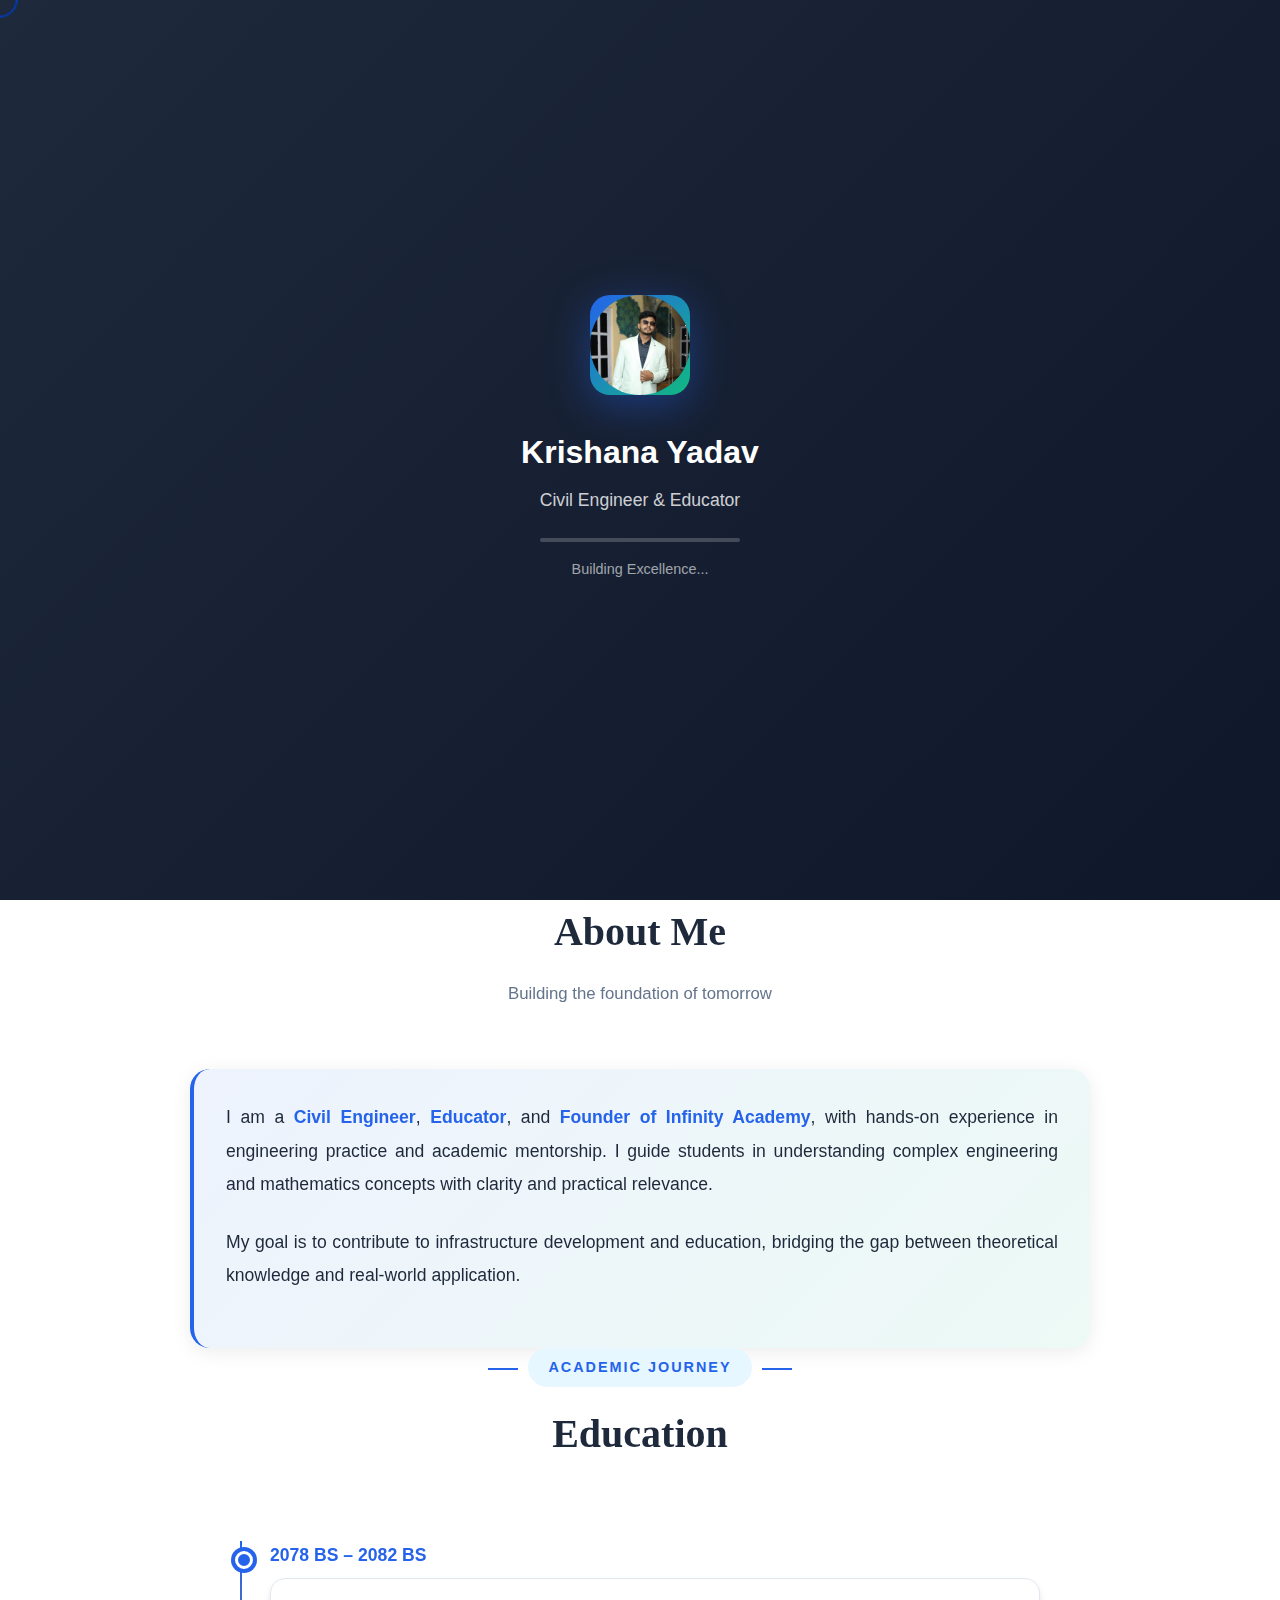
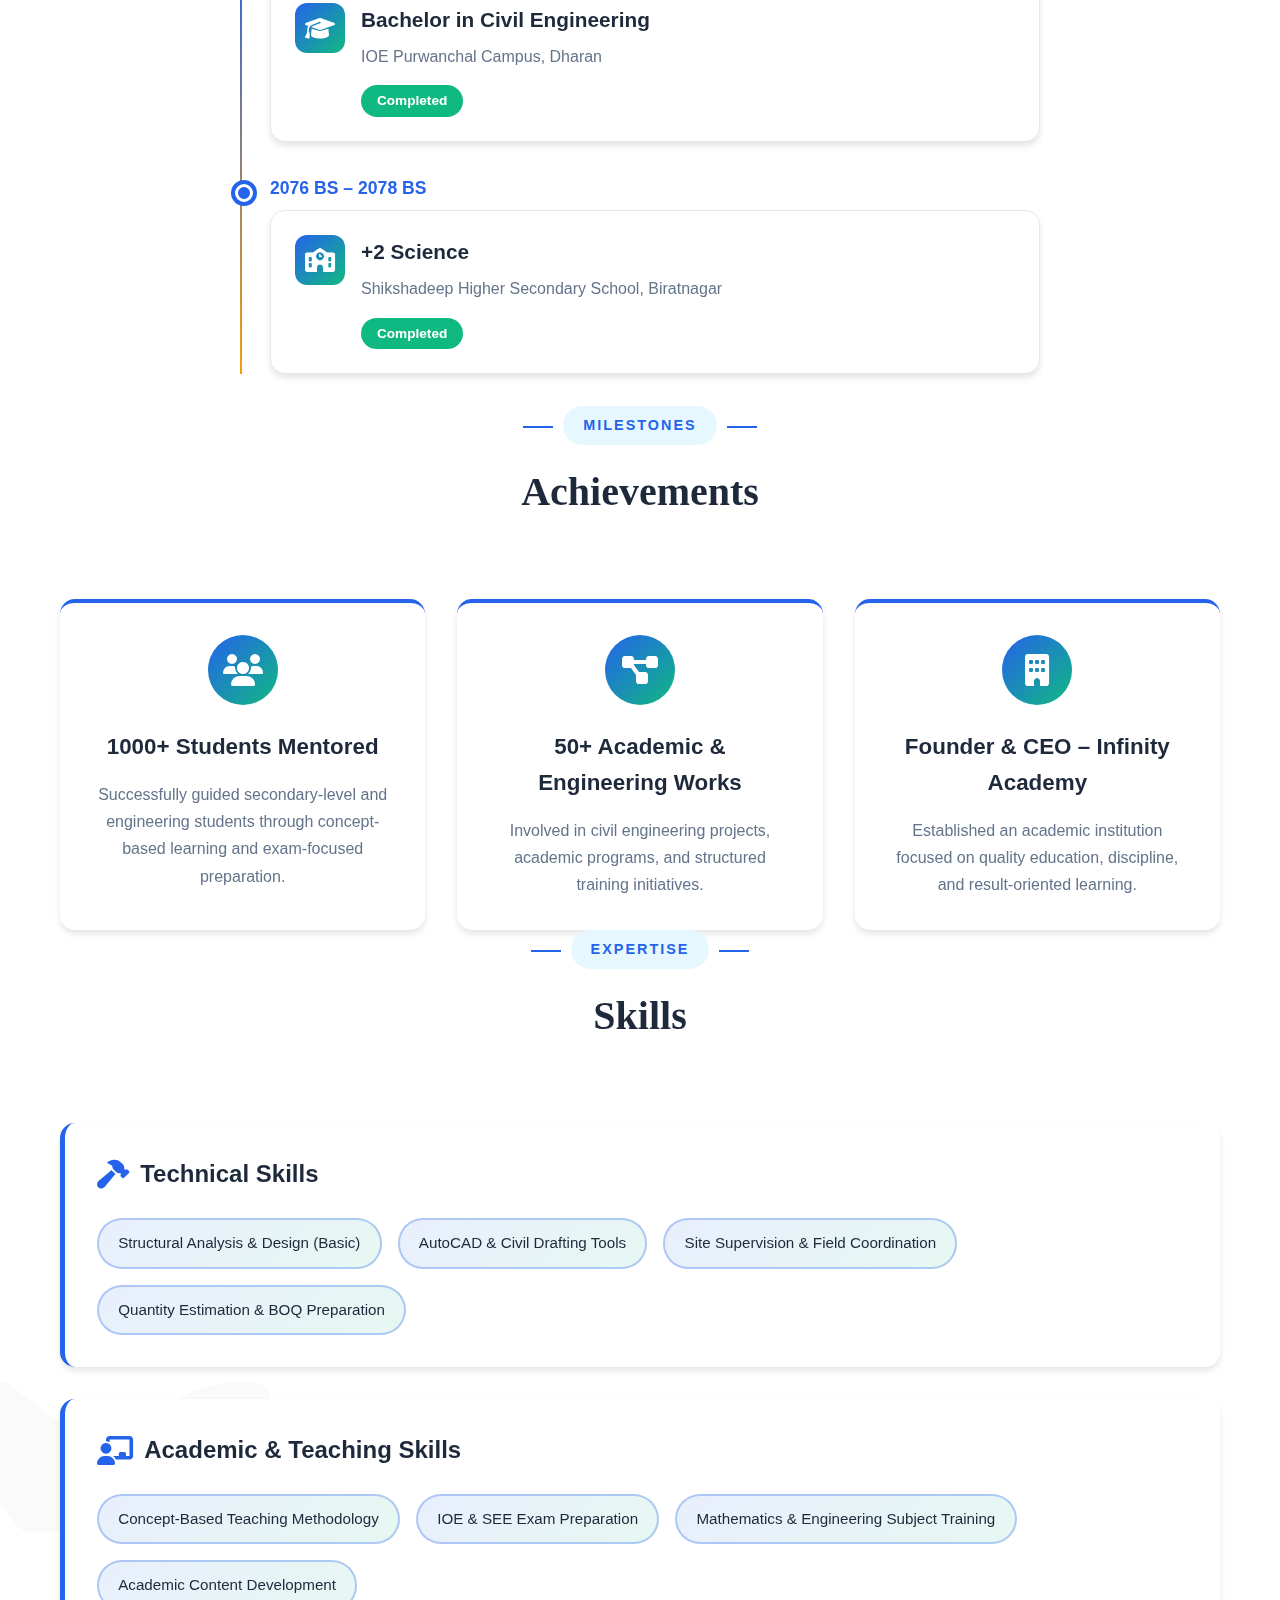
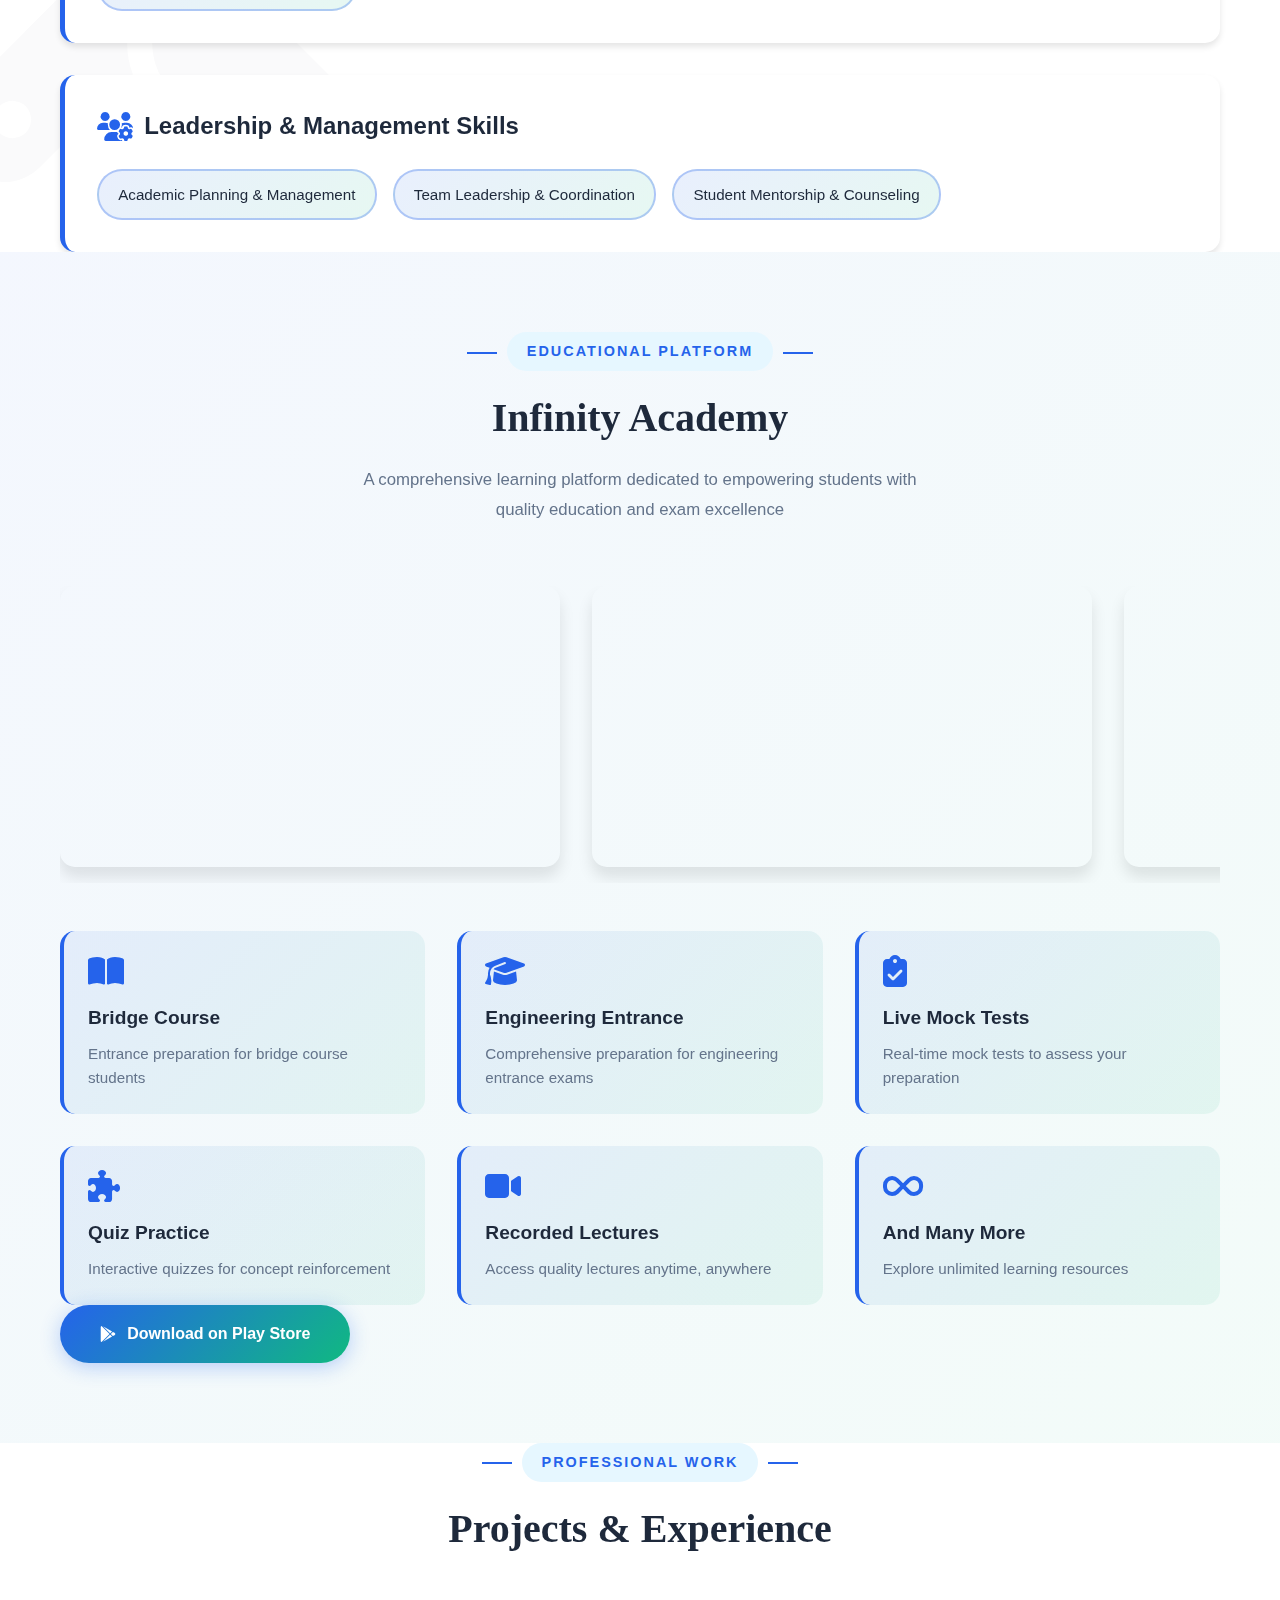
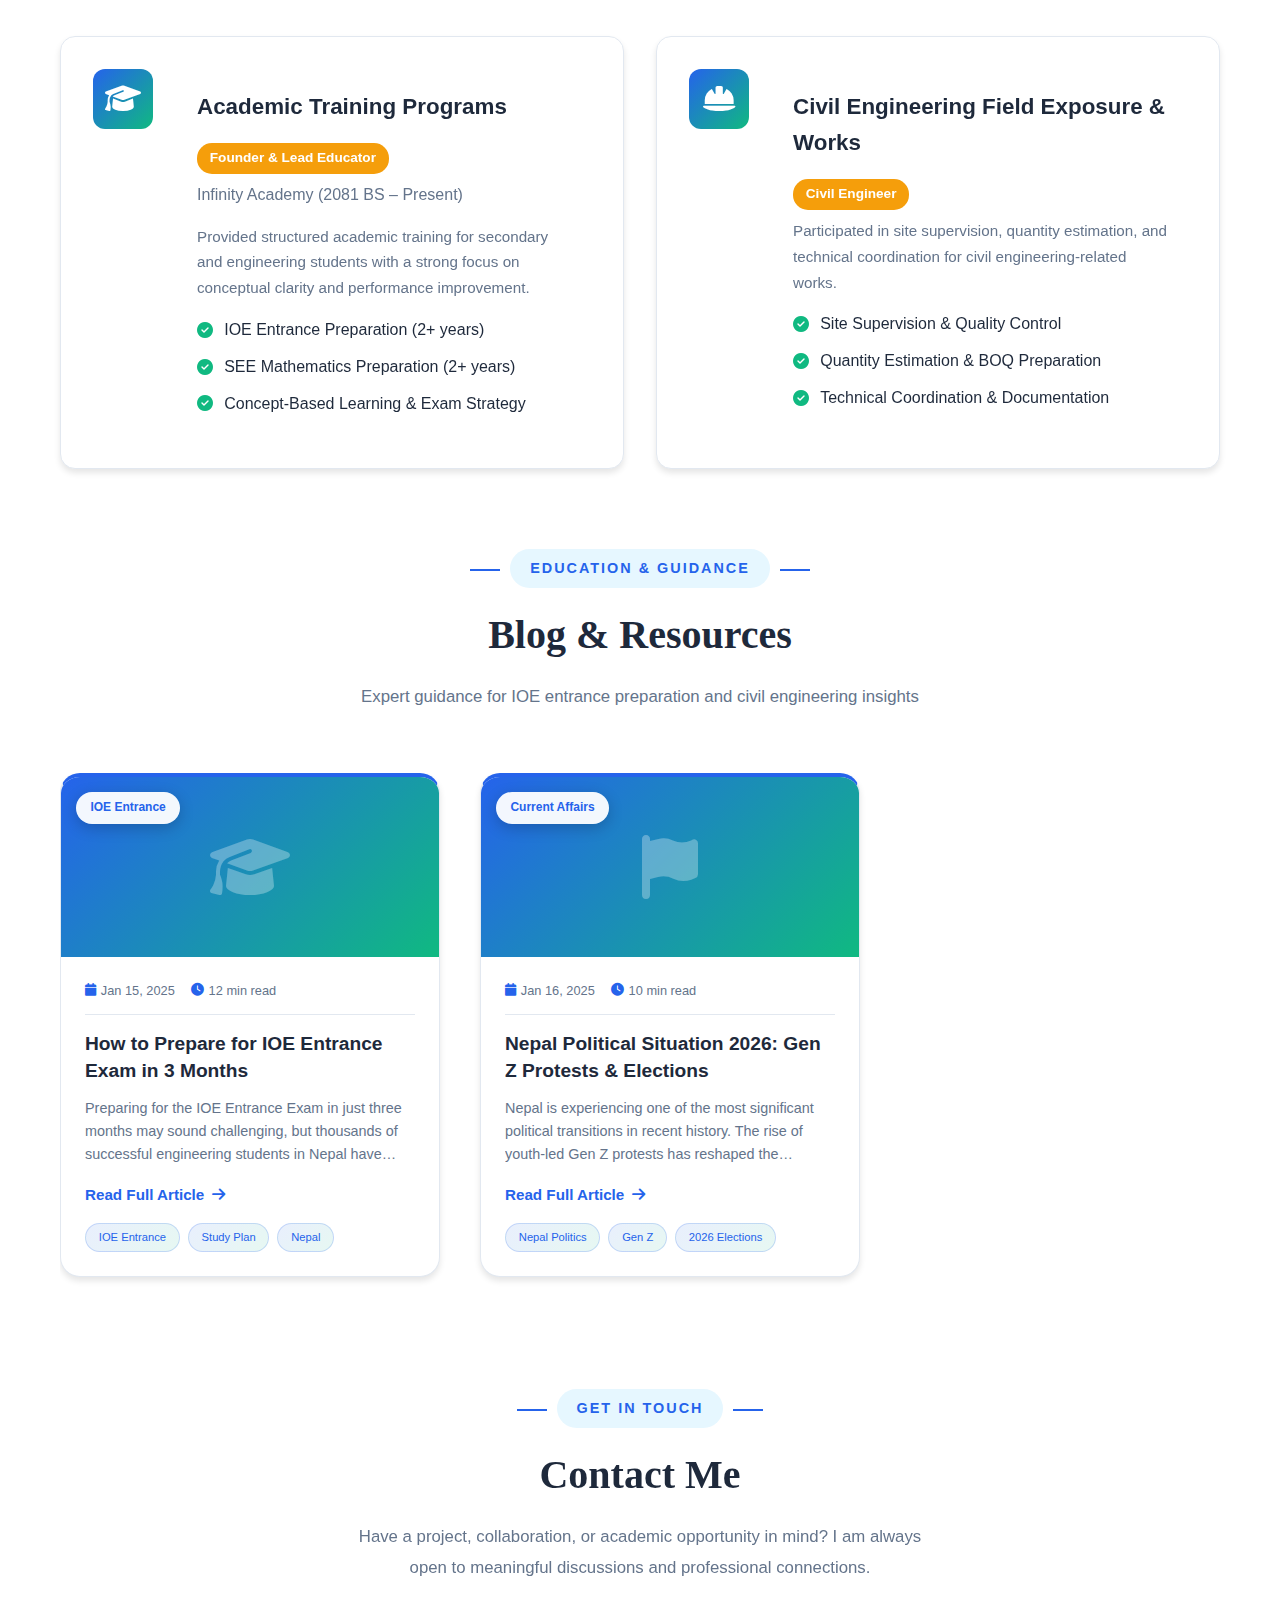
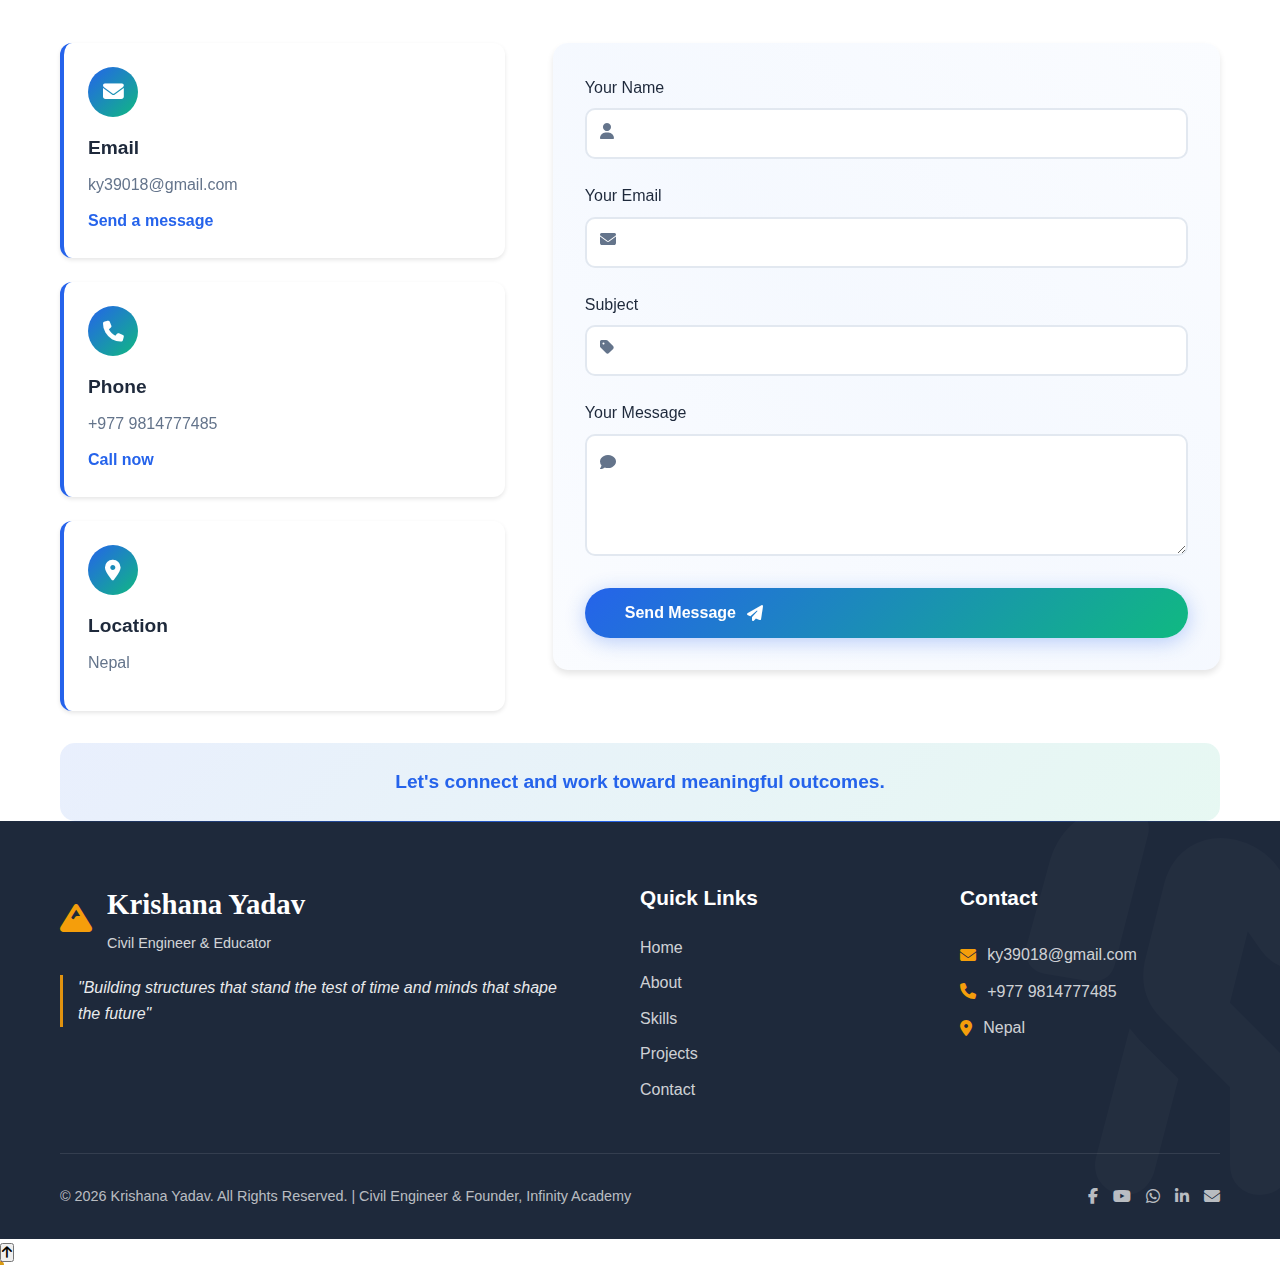
<file: index.html>
<!DOCTYPE html>
<html lang="en">
<head>
    <meta charset="UTF-8">
    <meta name="viewport" content="width=device-width, initial-scale=1.0">
    <meta name="google-site-verification" content="vf-xJJOyKTQ3QrqTPuGw5Vkza9FZ45-N1Sjt-F6zuoI" />
    <title>Krishana Yadav | Civil Engineer, Educator & Founder of Infinity Academy Nepal</title>
    <meta name="description" content="Krishana Yadav - Civil Engineer, Educator, and Founder of Infinity Academy. Expert in IOE entrance preparation, civil engineering education, and academic mentoring in Nepal.">
    <meta name="keywords" content="Krishana Yadav, Civil Engineer Nepal, Infinity Academy, IOE Entrance Preparation, Engineering Education Nepal, Civil Engineering Educator">
    <meta name="author" content="Krishana Kumar Yadav">
    <link rel="canonical" href="https://yourdomain.com/">
    
    <!-- Favicon -->
    <link rel="icon" type="image/png" href="assets/krishana.png">
    
    <!-- Google Fonts -->
    <link rel="preconnect" href="https://fonts.googleapis.com">
    <link rel="preconnect" href="https://fonts.gstatic.com" crossorigin>
    <link href="https://fonts.googleapis.com/css2?family=Inter:wght@300;400;500;600;700;800&family=Poppins:wght@400;500;600;700;800&display=swap" rel="stylesheet">
    
    <!-- Font Awesome -->
    <link rel="stylesheet" href="https://cdnjs.cloudflare.com/ajax/libs/font-awesome/6.4.0/css/all.min.css">
    
    <!-- Custom CSS -->
    <link rel="stylesheet" href="styles.css">
</head>
<body>
    <!-- Loading Screen -->
    <div class="loading-screen" id="loadingScreen">
        <div class="loader">
            <div class="loader-icon">
                <img src="assets/krishana.png" alt="Krishana Yadav Civil Engineer Nepal">
            </div>
            <div class="loader-text">
                <h2>Krishana Yadav</h2>
                <p>Civil Engineer & Educator</p>
                <div class="loader-progress">
                    <div class="progress-bar"></div>
                </div>
                <p class="loader-subtext">Building Excellence...</p>
            </div>
        </div>
    </div>

    <!-- Navigation -->
    <nav class="navbar" id="navbar">
        <div class="nav-container">
            <div class="nav-logo">
                <div class="logo-icon">
                    <i class="fas fa-mountain"></i>
                </div>
                <div class="logo-text">
                    <span class="logo-name">Krishana Yadav</span>
                    <span class="logo-title">Civil Engineer</span>
                </div>
            </div>
            <div class="nav-menu" id="navMenu">
                <a href="#home" class="nav-link active">Home</a>
                <a href="#about" class="nav-link">About</a>
                <a href="#skills" class="nav-link">Skills</a>
                <a href="#infinity-academy" class="nav-link">Infinity Academy</a>
                <a href="#projects" class="nav-link">Projects</a>
                <a href="#blog" class="nav-link">Blog</a>
                <a href="#contact" class="nav-link">Contact</a>
            </div>
            <div class="nav-controls">
                <button class="theme-toggle" id="themeToggle" aria-label="Toggle theme">
                    <i class="fas fa-sun sun-icon"></i>
                    <i class="fas fa-moon moon-icon"></i>
                </button>
                <button class="nav-toggle" id="navToggle" aria-label="Toggle navigation">
                    <span></span>
                    <span></span>
                    <span></span>
                </button>
            </div>
        </div>
    </nav>

    <!-- Particle Background -->
    <div class="particle-container" id="particleContainer"></div>

    <!-- Hero Section -->
    <section class="hero" id="home">
        <div class="hero-background">
            <div class="hero-image-bg"></div>
            <div class="floating-shapes">
                <div class="shape shape-1"></div>
                <div class="shape shape-2"></div>
                <div class="shape shape-3"></div>
                <div class="shape shape-4"></div>
            </div>
        </div>
        <div class="container hero-wrapper">
            <div class="hero-content-main">
                <!-- Profile Photo -->
                <div class="profile-photo-container">
                    <img src="assets/krishana.png" alt="Krishana Yadav - Civil Engineer and Founder of Infinity Academy Nepal" class="profile-photo">
                    <div class="photo-glow"></div>
                </div>
                
                <div class="comfort-badge">
                    <i class="fas fa-award"></i>
                    <span>Founder & CEO</span>
                </div>
                
                <h1 class="hero-title">
                    <span class="title-line">Krishana Yadav</span>
                    <span class="title-sub">Civil Engineer | Educator | Founder of Infinity Academy</span>
                </h1>
                
                <p class="hero-description">
                    I specialize in civil engineering practice and academic mentoring, with a strong focus on
                    practical learning, exam excellence, and building future-ready engineers in Nepal.
                </p>
                
                <div class="hero-cta">
                    <a href="#projects" class="btn btn-primary">
                        <i class="fas fa-briefcase"></i>
                        <span>View Projects</span>
                    </a>
                    <a href="#contact" class="btn btn-secondary">
                        <i class="fas fa-envelope"></i>
                        <span>Contact Me</span>
                    </a>
                </div>
                
                <!-- Social Links -->
                <div class="social-links">
                    <a href="https://www.facebook.com/share/1D5mxkLbPc/" target="_blank" class="social-link" aria-label="Facebook">
                        <i class="fab fa-facebook-f"></i>
                    </a>
                    <a href="https://www.youtube.com/@infinityacademy67" target="_blank" class="social-link" aria-label="YouTube">
                        <i class="fab fa-youtube"></i>
                    </a>
                    <a href="https://api.whatsapp.com/send/?text=https%3A%2F%2Fwww.facebook.com%2Fshare%2Fr%2F17sLjURW29%2F&type=custom_url&app_absent=0" target="_blank" class="social-link" aria-label="WhatsApp">
                        <i class="fab fa-whatsapp"></i>
                    </a>
                    <a href="https://www.linkedin.com/in/krishana-yadav-4a938b341" target="_blank" class="social-link" aria-label="LinkedIn">
                        <i class="fab fa-linkedin-in"></i>
                    </a>
                    <a href="mailto:ky39018@gmail.com" class="social-link" aria-label="Email">
                        <i class="fas fa-envelope"></i>
                    </a>
                </div>
            </div>
        </div>
    </section>

    <!-- About Section -->
    <section class="about" id="about">
        <div class="container">
            <div class="section-header">
                <h2 class="section-title">About Me</h2>
                <p class="section-description">Building the foundation of tomorrow</p>
            </div>
            
            <div class="about-content">
                <p class="about-text">
                    I am a <strong>Civil Engineer</strong>, <strong>Educator</strong>, and <strong>Founder of Infinity Academy</strong>, with hands-on experience in engineering practice and academic mentorship. I guide students in understanding complex engineering and mathematics concepts with clarity and practical relevance.
                </p>
                
                <p class="about-text about-text-extra">
                    My goal is to contribute to infrastructure development and education, bridging the gap between theoretical knowledge and real-world application.
                </p>
                
                <button class="read-more-btn" id="readMoreBtn">See more</button>
            </div>
        </div>
    </section>

    <!-- Education Section -->
    <section class="education" id="education">
        <div class="container">
            <div class="section-header">
                <span class="section-subtitle">Academic Journey</span>
                <h2 class="section-title">Education</h2>
            </div>
            <div class="education-timeline">
                <div class="education-item">
                    <div class="education-year">2078 BS – 2082 BS</div>
                    <div class="education-card">
                        <div class="education-icon">
                            <i class="fas fa-graduation-cap"></i>
                        </div>
                        <div class="education-content">
                            <h3>Bachelor in Civil Engineering</h3>
                            <h4>IOE Purwanchal Campus, Dharan</h4>
                            <div class="education-badge">Completed</div>
                        </div>
                    </div>
                </div>

                <div class="education-item">
                    <div class="education-year">2076 BS – 2078 BS</div>
                    <div class="education-card">
                        <div class="education-icon">
                            <i class="fas fa-school"></i>
                        </div>
                        <div class="education-content">
                            <h3>+2 Science</h3>
                            <h4>Shikshadeep Higher Secondary School, Biratnagar</h4>
                            <div class="education-badge">Completed</div>
                        </div>
                    </div>
                </div>
            </div>
        </div>
    </section>

    <!-- Achievements Section -->
    <section class="achievements" id="achievements">
        <div class="container">
            <div class="section-header">
                <span class="section-subtitle">Milestones</span>
                <h2 class="section-title">Achievements</h2>
            </div>
            <div class="achievements-grid">
                <div class="achievement-card">
                    <div class="achievement-icon">
                        <i class="fas fa-users"></i>
                    </div>
                    <h3>1000+ Students Mentored</h3>
                    <p>Successfully guided secondary-level and engineering students through concept-based learning and
                    exam-focused preparation.</p>
                </div>

                <div class="achievement-card">
                    <div class="achievement-icon">
                        <i class="fas fa-project-diagram"></i>
                    </div>
                    <h3>50+ Academic & Engineering Works</h3>
                    <p>Involved in civil engineering projects, academic programs, and structured training initiatives.</p>
                </div>

                <div class="achievement-card">
                    <div class="achievement-icon">
                        <i class="fas fa-building"></i>
                    </div>
                    <h3>Founder & CEO – Infinity Academy</h3>
                    <p>Established an academic institution focused on quality education, discipline, and result-oriented
                    learning.</p>
                </div>
            </div>
        </div>
    </section>

    <!-- Skills Section -->
    <section class="skills" id="skills">
        <div class="container">
            <div class="section-header">
                <span class="section-subtitle">Expertise</span>
                <h2 class="section-title">Skills</h2>
            </div>
            
            <div class="skills-container">
                <div class="skill-category">
                    <h3><i class="fas fa-hammer"></i> Technical Skills</h3>
                    <div class="skill-items">
                        <div class="skill-tag">Structural Analysis & Design (Basic)</div>
                        <div class="skill-tag">AutoCAD & Civil Drafting Tools</div>
                        <div class="skill-tag">Site Supervision & Field Coordination</div>
                        <div class="skill-tag">Quantity Estimation & BOQ Preparation</div>
                    </div>
                </div>
                
                <div class="skill-category">
                    <h3><i class="fas fa-chalkboard-teacher"></i> Academic & Teaching Skills</h3>
                    <div class="skill-items">
                        <div class="skill-tag">Concept-Based Teaching Methodology</div>
                        <div class="skill-tag">IOE & SEE Exam Preparation</div>
                        <div class="skill-tag">Mathematics & Engineering Subject Training</div>
                        <div class="skill-tag">Academic Content Development</div>
                    </div>
                </div>
                
                <div class="skill-category">
                    <h3><i class="fas fa-users-cog"></i> Leadership & Management Skills</h3>
                    <div class="skill-items">
                        <div class="skill-tag">Academic Planning & Management</div>
                        <div class="skill-tag">Team Leadership & Coordination</div>
                        <div class="skill-tag">Student Mentorship & Counseling</div>
                    </div>
                </div>
            </div>
        </div>
    </section>

    <!-- Infinity Academy Section -->
    <section class="infinity-academy" id="infinity-academy">
        <div class="container">
            <div class="section-header">
                <span class="section-subtitle">Educational Platform</span>
                <h2 class="section-title">Infinity Academy</h2>
                <p class="section-description">
                    A comprehensive learning platform dedicated to empowering students with quality education and exam excellence
                </p>
            </div>
            
            <div class="academy-content">
                <div class="academy-playlists">
                    <div class="playlist-item">
                        <div class="video-wrapper">
                            <iframe 
                                src="https://www.youtube.com/embed/videoseries?list=PLUEov0RqWLTysCTF7k_6kXUs_1s8kYSN-" 
                                title="Infinity Academy Playlist 1" 
                                frameborder="0" 
                                allow="accelerometer; autoplay; clipboard-write; encrypted-media; gyroscope; picture-in-picture" 
                                allowfullscreen>
                            </iframe>
                        </div>
                    </div>
                    <div class="playlist-item">
                        <div class="video-wrapper">
                            <iframe 
                                src="https://www.youtube.com/embed/videoseries?list=PLUEov0RqWLTyApaBcQMGBqZmkHOc0AI0E" 
                                title="Infinity Academy Playlist 2" 
                                frameborder="0" 
                                allow="accelerometer; autoplay; clipboard-write; encrypted-media; gyroscope; picture-in-picture" 
                                allowfullscreen>
                            </iframe>
                        </div>
                    </div>
                    <div class="playlist-item">
                        <div class="video-wrapper">
                            <iframe 
                                src="https://www.youtube.com/embed/videoseries?list=PLUEov0RqWLTzbUGsea3WkNUS87KnUFv7n" 
                                title="Infinity Academy Playlist 3" 
                                frameborder="0" 
                                allow="accelerometer; autoplay; clipboard-write; encrypted-media; gyroscope; picture-in-picture" 
                                allowfullscreen>
                            </iframe>
                        </div>
                    </div>
                    <div class="playlist-item">
                        <div class="video-wrapper">
                            <iframe 
                                src="https://www.youtube.com/embed/videoseries?list=PLUEov0RqWLTzLQCxkz8FEUyWZOyKdHCvj" 
                                title="Infinity Academy Playlist 4" 
                                frameborder="0" 
                                allow="accelerometer; autoplay; clipboard-write; encrypted-media; gyroscope; picture-in-picture" 
                                allowfullscreen>
                            </iframe>
                        </div>
                    </div>
                </div>
                
                <div class="features-grid-full">
                    <div class="feature-item">
                        <i class="fas fa-book-open"></i>
                        <h4>Bridge Course</h4>
                        <p>Entrance preparation for bridge course students</p>
                    </div>
                    <div class="feature-item">
                        <i class="fas fa-graduation-cap"></i>
                        <h4>Engineering Entrance</h4>
                        <p>Comprehensive preparation for engineering entrance exams</p>
                    </div>
                    <div class="feature-item">
                        <i class="fas fa-clipboard-check"></i>
                        <h4>Live Mock Tests</h4>
                        <p>Real-time mock tests to assess your preparation</p>
                    </div>
                    <div class="feature-item">
                        <i class="fas fa-puzzle-piece"></i>
                        <h4>Quiz Practice</h4>
                        <p>Interactive quizzes for concept reinforcement</p>
                    </div>
                    <div class="feature-item">
                        <i class="fas fa-video"></i>
                        <h4>Recorded Lectures</h4>
                        <p>Access quality lectures anytime, anywhere</p>
                    </div>
                    <div class="feature-item">
                        <i class="fas fa-infinity"></i>
                        <h4>And Many More</h4>
                        <p>Explore unlimited learning resources</p>
                    </div>
                </div>
            </div>
            
            <div class="academy-cta">
                <a href="https://play.google.com/store/apps/details?id=com.infinityacademy.app&hl=en" target="_blank" class="btn btn-primary btn-playstore">
                    <i class="fab fa-google-play"></i>
                    <span>Download on Play Store</span>
                </a>
            </div>
        </div>
    </section>

    <!-- Projects / Experience Section -->
    <section class="projects" id="projects">
        <div class="container">
            <div class="section-header">
                <span class="section-subtitle">Professional Work</span>
                <h2 class="section-title">Projects & Experience</h2>
            </div>
            <div class="projects-grid">
                <div class="project-card">
                    <div class="project-icon">
                        <i class="fas fa-graduation-cap"></i>
                    </div>
                    <div class="project-content">
                        <div class="project-title">
                            <h3>Academic Training Programs</h3>
                            <span class="project-role">Founder & Lead Educator</span>
                        </div>
                        <h4>Infinity Academy (2081 BS – Present)</h4>
                        <p>Provided structured academic training for secondary and engineering students with a strong focus on
                        conceptual clarity and performance improvement.</p>
                        <div class="project-highlights">
                            <div class="highlight-item">
                                <i class="fas fa-check-circle"></i>
                                <span>IOE Entrance Preparation (2+ years)</span>
                            </div>
                            <div class="highlight-item">
                                <i class="fas fa-check-circle"></i>
                                <span>SEE Mathematics Preparation (2+ years)</span>
                            </div>
                            <div class="highlight-item">
                                <i class="fas fa-check-circle"></i>
                                <span>Concept-Based Learning & Exam Strategy</span>
                            </div>
                        </div>
                    </div>
                </div>

                <div class="project-card">
                    <div class="project-icon">
                        <i class="fas fa-hard-hat"></i>
                    </div>
                    <div class="project-content">
                        <div class="project-title">
                            <h3>Civil Engineering Field Exposure & Works</h3>
                            <span class="project-role">Civil Engineer</span>
                        </div>
                        <p>Participated in site supervision, quantity estimation, and technical coordination for civil engineering-related
                        works.</p>
                        <div class="project-highlights">
                            <div class="highlight-item">
                                <i class="fas fa-check-circle"></i>
                                <span>Site Supervision & Quality Control</span>
                            </div>
                            <div class="highlight-item">
                                <i class="fas fa-check-circle"></i>
                                <span>Quantity Estimation & BOQ Preparation</span>
                            </div>
                            <div class="highlight-item">
                                <i class="fas fa-check-circle"></i>
                                <span>Technical Coordination & Documentation</span>
                            </div>
                        </div>
                    </div>
                </div>
            </div>
        </div>
    </section>

    <!-- Blog Section -->
    <section class="blog" id="blog">
        <div class="container">
            <div class="section-header">
                <span class="section-subtitle">Education & Guidance</span>
                <h2 class="section-title">Blog & Resources</h2>
                <p class="section-description">Expert guidance for IOE entrance preparation and civil engineering insights</p>
            </div>
            <div class="blog-grid">
                <!-- Featured IOE Blog -->
                <article class="blog-card featured-post">
                    <div class="blog-image">
                        <div class="blog-category">IOE Entrance</div>
                        <i class="fas fa-graduation-cap blog-icon"></i>
                    </div>
                    <div class="blog-content">
                        <div class="blog-meta">
                            <span><i class="fas fa-calendar"></i> Jan 15, 2025</span>
                            <span><i class="fas fa-clock"></i> 12 min read</span>
                        </div>
                        <h3>How to Prepare for IOE Entrance Exam in 3 Months</h3>
                        <p class="blog-excerpt">Preparing for the IOE Entrance Exam in just three months may sound challenging, but thousands of successful engineering students in Nepal have achieved it with the right strategy.</p>
                        
                        <a href="blog-ioe-entrance.html" class="read-more-link">
                            <span>Read Full Article</span>
                            <i class="fas fa-arrow-right"></i>
                        </a>

                        <div class="blog-tags">
                            <span class="tag">IOE Entrance</span>
                            <span class="tag">Study Plan</span>
                            <span class="tag">Nepal</span>
                        </div>
                    </div>
                </article>

                <!-- Nepal Political Situation Blog -->
                <article class="blog-card featured-post">
                    <div class="blog-image">
                        <div class="blog-category">Current Affairs</div>
                        <i class="fas fa-flag blog-icon"></i>
                    </div>
                    <div class="blog-content">
                        <div class="blog-meta">
                            <span><i class="fas fa-calendar"></i> Jan 16, 2025</span>
                            <span><i class="fas fa-clock"></i> 10 min read</span>
                        </div>
                        <h3>Nepal Political Situation 2026: Gen Z Protests & Elections</h3>
                        <p class="blog-excerpt">Nepal is experiencing one of the most significant political transitions in recent history. The rise of youth-led Gen Z protests has reshaped the country's political landscape.</p>
                        
                        <a href="blog-nepal-politics.html" class="read-more-link">
                            <span>Read Full Article</span>
                            <i class="fas fa-arrow-right"></i>
                        </a>

                        <div class="blog-tags">
                            <span class="tag">Nepal Politics</span>
                            <span class="tag">Gen Z</span>
                            <span class="tag">2026 Elections</span>
                        </div>
                    </div>
                </article>
            </div>
        </div>
    </section>

    <!-- Contact Section -->
    <section class="contact" id="contact">
        <div class="container">
            <div class="section-header">
                <span class="section-subtitle">Get in Touch</span>
                <h2 class="section-title">Contact Me</h2>
                <p class="section-description">
                    Have a project, collaboration, or academic opportunity in mind? I am always open to meaningful
                    discussions and professional connections.
                </p>
            </div>
            <div class="contact-wrapper">
                <div class="contact-info">
                    <div class="info-card">
                        <div class="info-icon">
                            <i class="fas fa-envelope"></i>
                        </div>
                        <h3>Email</h3>
                        <p>ky39018@gmail.com</p>
                        <a href="mailto:ky39018@gmail.com" class="info-link">Send a message</a>
                    </div>
                    <div class="info-card">
                        <div class="info-icon">
                            <i class="fas fa-phone"></i>
                        </div>
                        <h3>Phone</h3>
                        <p>+977 9814777485</p>
                        <a href="tel:+9779814777485" class="info-link">Call now</a>
                    </div>
                    <div class="info-card">
                        <div class="info-icon">
                            <i class="fas fa-map-marker-alt"></i>
                        </div>
                        <h3>Location</h3>
                        <p>Nepal</p>
                    </div>
                </div>
                <div class="contact-form-wrapper">
                    <form class="contact-form" id="contactForm">
                        <div class="form-group">
                            <label for="name">Your Name</label>
                            <input type="text" id="name" name="name" required>
                            <span class="form-icon"><i class="fas fa-user"></i></span>
                        </div>
                        <div class="form-group">
                            <label for="email">Your Email</label>
                            <input type="email" id="email" name="email" required>
                            <span class="form-icon"><i class="fas fa-envelope"></i></span>
                        </div>
                        <div class="form-group">
                            <label for="subject">Subject</label>
                            <input type="text" id="subject" name="subject" required>
                            <span class="form-icon"><i class="fas fa-tag"></i></span>
                        </div>
                        <div class="form-group">
                            <label for="message">Your Message</label>
                            <textarea id="message" name="message" rows="5" required></textarea>
                            <span class="form-icon"><i class="fas fa-comment"></i></span>
                        </div>
                        <button type="button" class="btn btn-primary btn-submit" onclick="submitForm()">
                            <span>Send Message</span>
                            <i class="fas fa-paper-plane"></i>
                        </button>
                    </form>
                    <div class="form-success" id="formSuccess">
                        <i class="fas fa-check-circle"></i>
                        <h3>Message Sent!</h3>
                        <p>Thank you for reaching out. I'll get back to you soon!</p>
                    </div>
                </div>
            </div>
            <div class="contact-cta">
                <p>Let's connect and work toward meaningful outcomes.</p>
            </div>
        </div>
    </section>

    <!-- Footer -->
    <footer class="footer">
        <div class="container">
            <div class="footer-content">
                <div class="footer-brand">
                    <div class="footer-logo">
                        <i class="fas fa-mountain"></i>
                        <div class="logo-text">
                            <h3>Krishana Yadav</h3>
                            <p>Civil Engineer & Educator</p>
                        </div>
                    </div>
                    <p class="footer-quote">"Building structures that stand the test of time and minds that shape the future"</p>
                </div>
                
                <div class="footer-links">
                    <h4>Quick Links</h4>
                    <ul>
                        <li><a href="#home">Home</a></li>
                        <li><a href="#about">About</a></li>
                        <li><a href="#skills">Skills</a></li>
                        <li><a href="#projects">Projects</a></li>
                        <li><a href="#contact">Contact</a></li>
                    </ul>
                </div>
                
                <div class="footer-contact">
                    <h4>Contact</h4>
                    <p><i class="fas fa-envelope"></i> ky39018@gmail.com</p>
                    <p><i class="fas fa-phone"></i> +977 9814777485</p>
                    <p><i class="fas fa-map-marker-alt"></i> Nepal</p>
                </div>
            </div>
            
            <div class="footer-bottom">
                <p>&copy; 2026 Krishana Yadav. All Rights Reserved. | Civil Engineer & Founder, Infinity Academy</p>
                <div class="footer-social">
                    <a href="https://www.facebook.com/share/1D5mxkLbPc/" target="_blank" aria-label="Facebook"><i class="fab fa-facebook-f"></i></a>
                    <a href="https://www.youtube.com/@infinityacademy67" target="_blank" aria-label="YouTube"><i class="fab fa-youtube"></i></a>
                    <a href="https://api.whatsapp.com/send/?text=https%3A%2F%2Fwww.facebook.com%2Fshare%2Fr%2F17sLjURW29%2F&type=custom_url&app_absent=0" target="_blank" aria-label="WhatsApp"><i class="fab fa-whatsapp"></i></a>
                    <a href="https://www.linkedin.com/in/krishana-yadav-4a938b341" target="_blank" aria-label="LinkedIn"><i class="fab fa-linkedin-in"></i></a>
                    <a href="mailto:ky39018@gmail.com" aria-label="Email"><i class="fas fa-envelope"></i></a>
                </div>
            </div>
        </div>
    </footer>

    <!-- Scroll to Top Button -->
    <button class="scroll-to-top" id="scrollToTop" aria-label="Scroll to top">
        <i class="fas fa-arrow-up"></i>
    </button>

    <!-- Custom JavaScript -->
    <script src="script.js"></script>
    
    <!-- Article Schema Markup for SEO -->
    <script type="application/ld+json">
    {
      "@context": "https://schema.org",
      "@type": "Person",
      "name": "Krishana Kumar Yadav",
      "jobTitle": "Civil Engineer & Educator",
      "description": "Civil Engineer, Educator, and Founder of Infinity Academy specializing in IOE entrance preparation and engineering education in Nepal",
      "url": "https://yourdomain.com",
      "image": "https://yourdomain.com/assets/krishana.png",
      "sameAs": [
        "https://www.facebook.com/share/1D5mxkLbPc/",
        "https://www.youtube.com/@infinityacademy67",
        "https://www.linkedin.com/in/krishana-yadav-4a938b341"
      ],
      "alumniOf": {
        "@type": "EducationalOrganization",
        "name": "IOE Purwanchal Campus, Dharan"
      },
      "worksFor": {
        "@type": "Organization",
        "name": "Infinity Academy"
      },
      "address": {
        "@type": "PostalAddress",
        "addressCountry": "Nepal"
      },
      "email": "ky39018@gmail.com",
      "telephone": "+977-9814777485"
    }
    </script>
    
    <!-- Organization Schema for Infinity Academy -->
    <script type="application/ld+json">
    {
      "@context": "https://schema.org",
      "@type": "EducationalOrganization",
      "name": "Infinity Academy",
      "description": "Leading educational platform for IOE entrance preparation and engineering education in Nepal",
      "founder": {
        "@type": "Person",
        "name": "Krishana Kumar Yadav"
      },
      "address": {
        "@type": "PostalAddress",
        "addressCountry": "Nepal"
      },
      "sameAs": [
        "https://www.youtube.com/@infinityacademy67",
        "https://www.facebook.com/share/1D5mxkLbPc/"
      ]
    }
    </script>
</body>
</html>
</file>
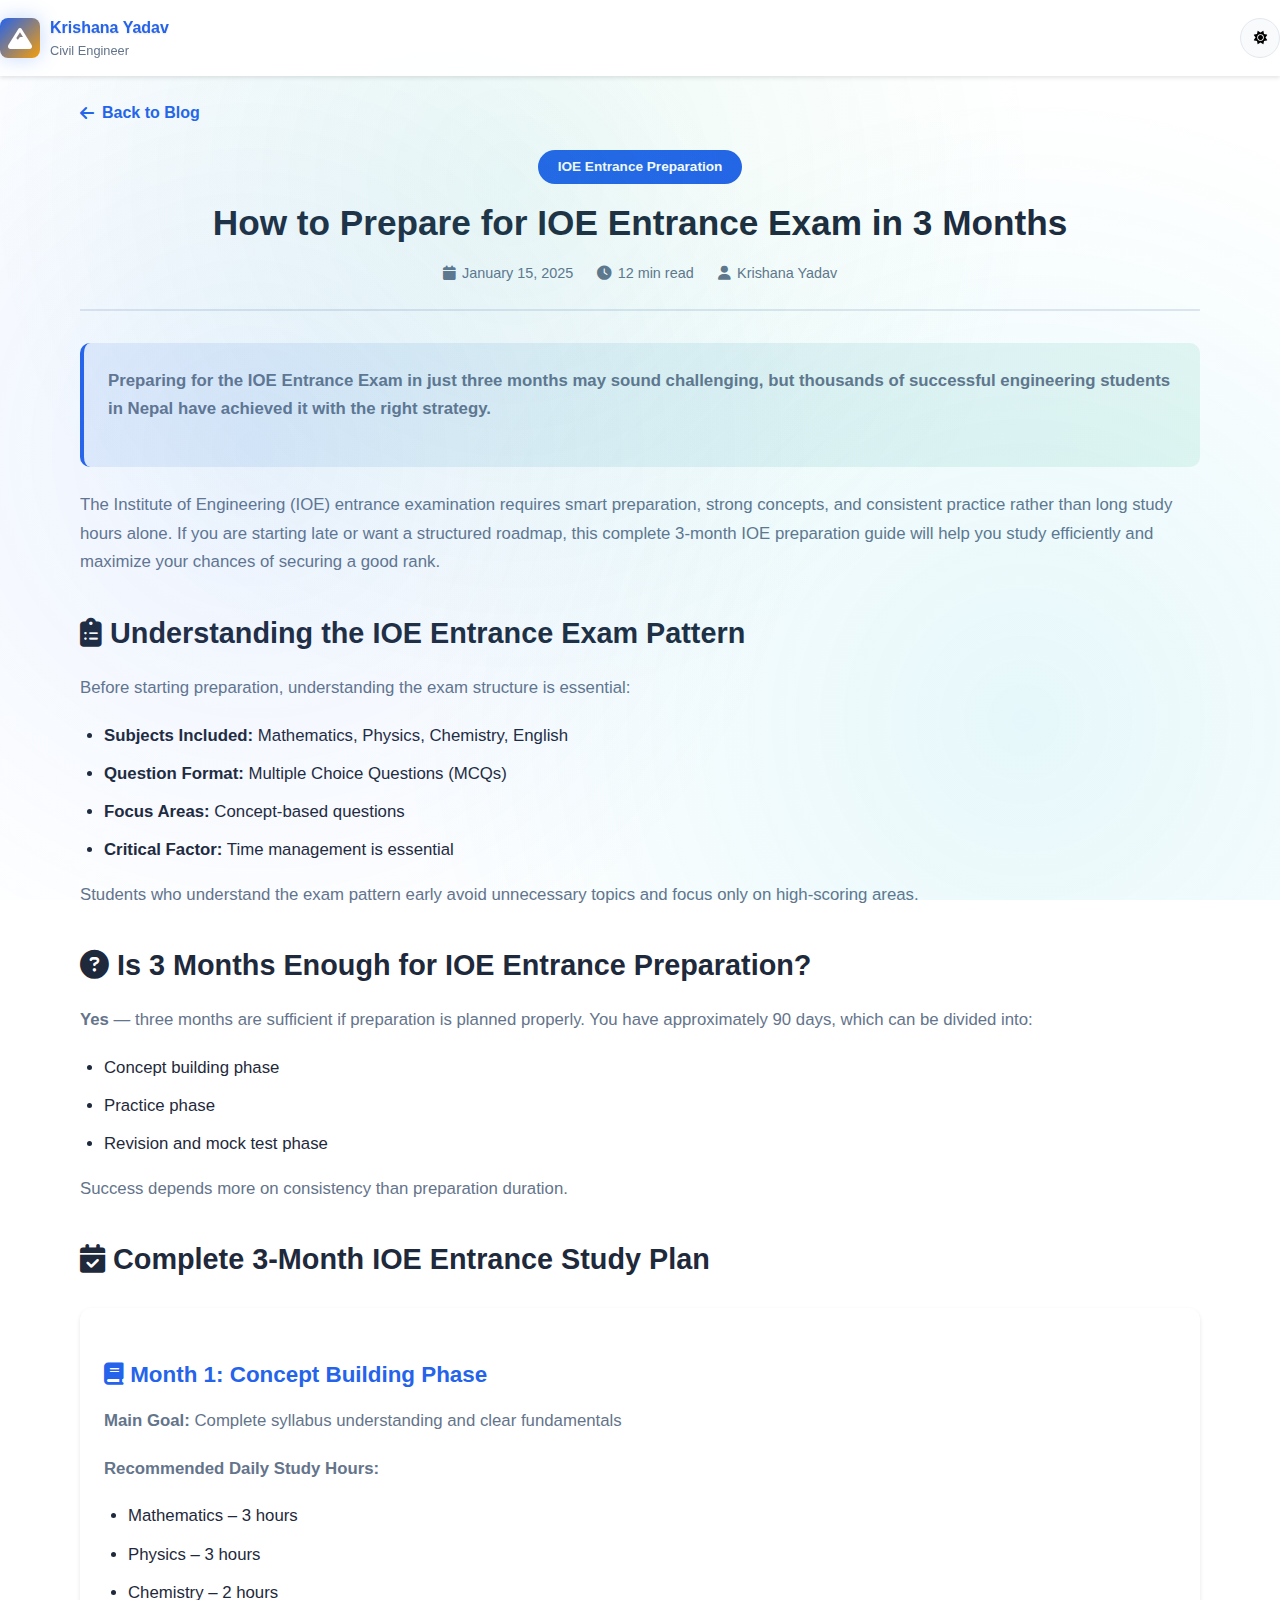
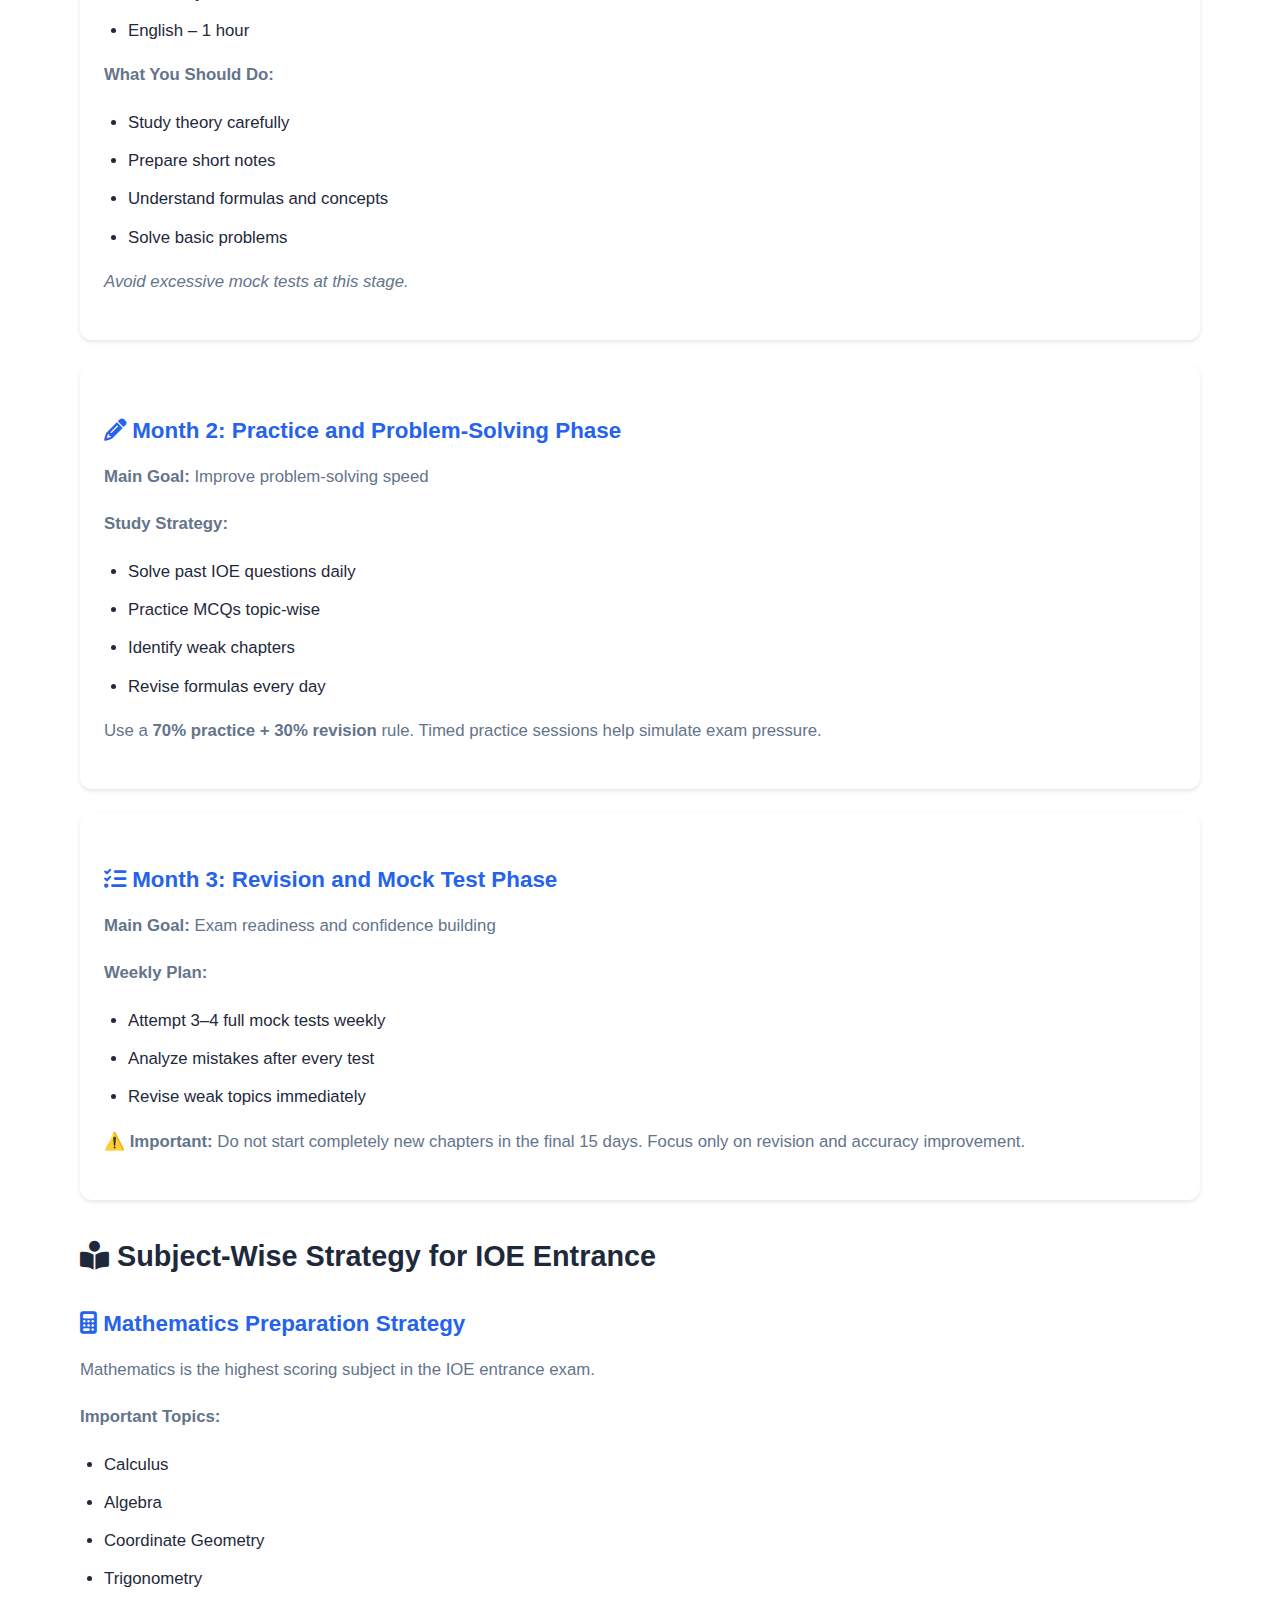
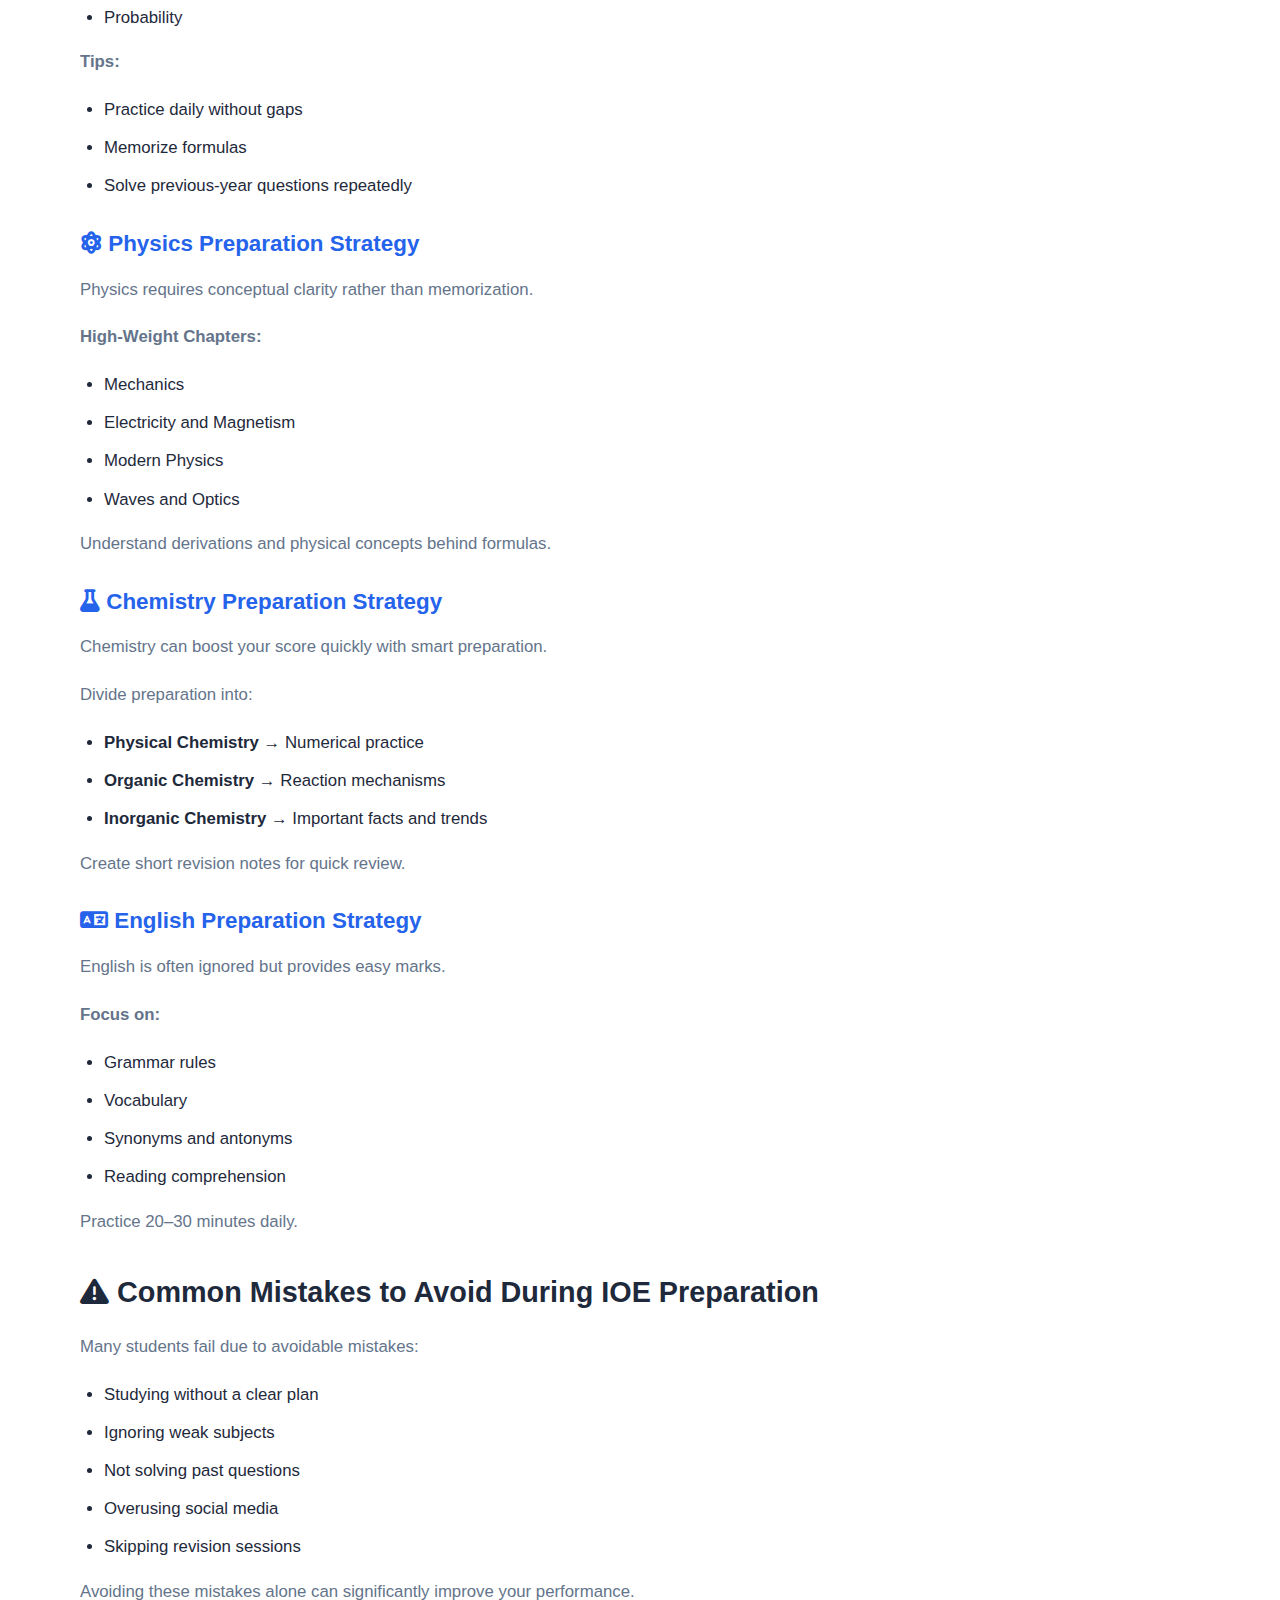
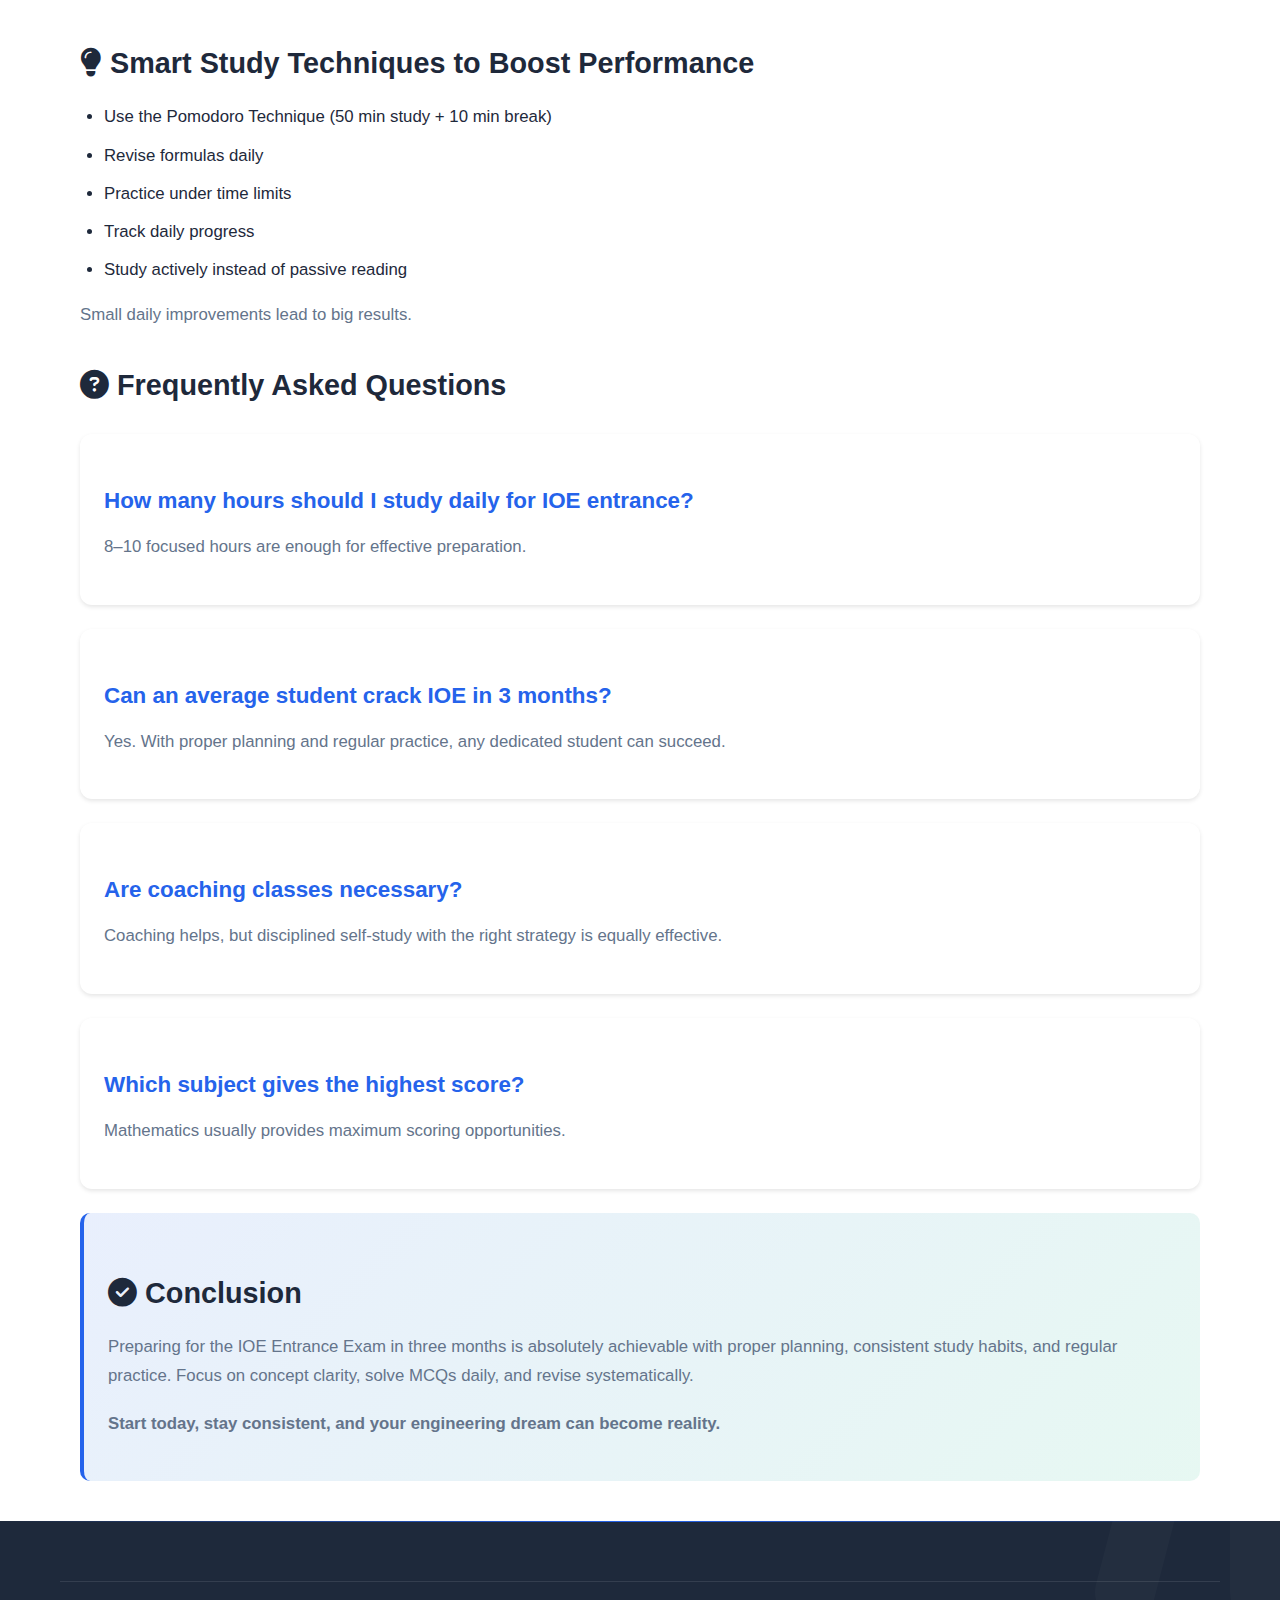
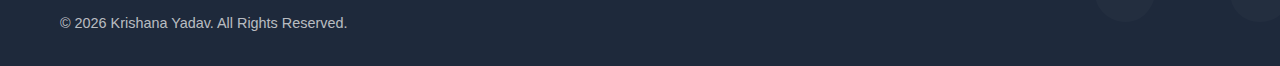
<file: blog-ioe-entrance.html>
<!DOCTYPE html>
<html lang="en">
<head>
    <meta charset="UTF-8">
    <meta name="viewport" content="width=device-width, initial-scale=1.0">
    <title>How to Prepare for IOE Entrance Exam in 3 Months | Complete Guide 2026</title>
    <meta name="description" content="Learn how to prepare for the IOE entrance exam in 3 months with a proven study plan and expert tips for Nepal students.">
    <link rel="icon" type="image/png" href="assets/krishana.png">
    <link href="https://fonts.googleapis.com/css2?family=Inter:wght@300;400;500;600;700;800&family=Poppins:wght@400;500;600;700;800&display=swap" rel="stylesheet">
    <link rel="stylesheet" href="https://cdnjs.cloudflare.com/ajax/libs/font-awesome/6.4.0/css/all.min.css">
    <link rel="stylesheet" href="styles.css">
    <style>
        .blog-article {
            max-width: 1200px;
            margin: 100px auto 40px;
            padding: 0 40px;
        }
        .article-header {
            text-align: center;
            margin-bottom: 2rem;
            padding-bottom: 1.5rem;
            border-bottom: 2px solid var(--border-color);
        }
        .article-category {
            display: inline-block;
            background: var(--primary-color);
            color: white;
            padding: 0.4rem 1.2rem;
            border-radius: 25px;
            font-size: 0.85rem;
            font-weight: 600;
            margin-bottom: 1rem;
        }
        .article-title {
            font-size: 2.2rem;
            color: var(--text-color);
            margin-bottom: 1rem;
            line-height: 1.3;
        }
        .article-meta {
            display: flex;
            justify-content: center;
            gap: 1.5rem;
            color: var(--gray-color);
            font-size: 0.9rem;
        }
        .article-meta span {
            display: flex;
            align-items: center;
            gap: 0.4rem;
        }
        .article-content {
            font-size: 1.05rem;
            line-height: 1.7;
            color: var(--text-color);
        }
        .article-content h2 {
            font-size: 1.8rem;
            margin: 2rem 0 1rem;
            color: var(--text-color);
        }
        .article-content h3 {
            font-size: 1.4rem;
            margin: 1.5rem 0 0.8rem;
            color: var(--primary-color);
        }
        .article-content p {
            margin-bottom: 1.2rem;
            color: var(--gray-color);
        }
        .article-content ul, .article-content ol {
            margin: 1rem 0;
            padding-left: 1.5rem;
        }
        .article-content li {
            margin-bottom: 0.6rem;
            color: var(--text-color);
        }
        .highlight-box {
            background: linear-gradient(135deg, rgba(37, 99, 235, 0.1), rgba(16, 185, 129, 0.1));
            padding: 1.5rem;
            border-left: 4px solid var(--primary-color);
            border-radius: 10px;
            margin: 1.5rem 0;
        }
        .study-plan-box, .info-box {
            background: var(--card-bg);
            padding: 1.5rem;
            border-radius: 12px;
            margin: 1.5rem 0;
            box-shadow: var(--shadow-sm);
        }
        .back-link {
            display: inline-flex;
            align-items: center;
            gap: 0.5rem;
            color: var(--primary-color);
            text-decoration: none;
            font-weight: 600;
            margin-bottom: 1.5rem;
            transition: all 0.3s ease;
        }
        .back-link:hover {
            gap: 0.8rem;
        }
        @media (max-width: 768px) {
            .blog-article {
                margin: 80px auto 30px;
                padding: 0 20px;
            }
            .article-title {
                font-size: 1.6rem;
            }
            .article-content {
                font-size: 1rem;
            }
            .article-content h2 {
                font-size: 1.5rem;
            }
            .article-content h3 {
                font-size: 1.2rem;
            }
        }
    </style>
</head>
<body>
    <nav class="navbar" id="navbar">
        <div class="nav-container">
            <div class="nav-logo">
                <div class="logo-icon">
                    <i class="fas fa-mountain"></i>
                </div>
                <div class="logo-text">
                    <span class="logo-name">Krishana Yadav</span>
                    <span class="logo-title">Civil Engineer</span>
                </div>
            </div>
            <div class="nav-controls">
                <button class="theme-toggle" id="themeToggle" aria-label="Toggle theme">
                    <i class="fas fa-sun sun-icon"></i>
                    <i class="fas fa-moon moon-icon"></i>
                </button>
            </div>
        </div>
    </nav>

    <article class="blog-article">
        <a href="index.html#blog" class="back-link">
            <i class="fas fa-arrow-left"></i>
            <span>Back to Blog</span>
        </a>

        <header class="article-header">
            <span class="article-category">IOE Entrance Preparation</span>
            <h1 class="article-title">How to Prepare for IOE Entrance Exam in 3 Months</h1>
            <div class="article-meta">
                <span><i class="fas fa-calendar"></i> January 15, 2025</span>
                <span><i class="fas fa-clock"></i> 12 min read</span>
                <span><i class="fas fa-user"></i> Krishana Yadav</span>
            </div>
        </header>

        <div class="article-content">
            <div class="highlight-box">
                <p><strong>Preparing for the IOE Entrance Exam in just three months may sound challenging, but thousands of successful engineering students in Nepal have achieved it with the right strategy.</strong></p>
            </div>

            <p>The Institute of Engineering (IOE) entrance examination requires smart preparation, strong concepts, and consistent practice rather than long study hours alone. If you are starting late or want a structured roadmap, this complete 3-month IOE preparation guide will help you study efficiently and maximize your chances of securing a good rank.</p>

            <h2><i class="fas fa-clipboard-list"></i> Understanding the IOE Entrance Exam Pattern</h2>
            <p>Before starting preparation, understanding the exam structure is essential:</p>
            <ul>
                <li><strong>Subjects Included:</strong> Mathematics, Physics, Chemistry, English</li>
                <li><strong>Question Format:</strong> Multiple Choice Questions (MCQs)</li>
                <li><strong>Focus Areas:</strong> Concept-based questions</li>
                <li><strong>Critical Factor:</strong> Time management is essential</li>
            </ul>
            <p>Students who understand the exam pattern early avoid unnecessary topics and focus only on high-scoring areas.</p>

            <h2><i class="fas fa-question-circle"></i> Is 3 Months Enough for IOE Entrance Preparation?</h2>
            <p><strong>Yes</strong> — three months are sufficient if preparation is planned properly. You have approximately 90 days, which can be divided into:</p>
            <ul>
                <li>Concept building phase</li>
                <li>Practice phase</li>
                <li>Revision and mock test phase</li>
            </ul>
            <p>Success depends more on consistency than preparation duration.</p>

            <h2><i class="fas fa-calendar-check"></i> Complete 3-Month IOE Entrance Study Plan</h2>

            <div class="study-plan-box">
                <h3><i class="fas fa-book"></i> Month 1: Concept Building Phase</h3>
                <p><strong>Main Goal:</strong> Complete syllabus understanding and clear fundamentals</p>
                <p><strong>Recommended Daily Study Hours:</strong></p>
                <ul>
                    <li>Mathematics – 3 hours</li>
                    <li>Physics – 3 hours</li>
                    <li>Chemistry – 2 hours</li>
                    <li>English – 1 hour</li>
                </ul>
                <p><strong>What You Should Do:</strong></p>
                <ul>
                    <li>Study theory carefully</li>
                    <li>Prepare short notes</li>
                    <li>Understand formulas and concepts</li>
                    <li>Solve basic problems</li>
                </ul>
                <p><em>Avoid excessive mock tests at this stage.</em></p>
            </div>

            <div class="study-plan-box">
                <h3><i class="fas fa-pencil-alt"></i> Month 2: Practice and Problem-Solving Phase</h3>
                <p><strong>Main Goal:</strong> Improve problem-solving speed</p>
                <p><strong>Study Strategy:</strong></p>
                <ul>
                    <li>Solve past IOE questions daily</li>
                    <li>Practice MCQs topic-wise</li>
                    <li>Identify weak chapters</li>
                    <li>Revise formulas every day</li>
                </ul>
                <p>Use a <strong>70% practice + 30% revision</strong> rule. Timed practice sessions help simulate exam pressure.</p>
            </div>

            <div class="study-plan-box">
                <h3><i class="fas fa-tasks"></i> Month 3: Revision and Mock Test Phase</h3>
                <p><strong>Main Goal:</strong> Exam readiness and confidence building</p>
                <p><strong>Weekly Plan:</strong></p>
                <ul>
                    <li>Attempt 3–4 full mock tests weekly</li>
                    <li>Analyze mistakes after every test</li>
                    <li>Revise weak topics immediately</li>
                </ul>
                <p><strong>⚠️ Important:</strong> Do not start completely new chapters in the final 15 days. Focus only on revision and accuracy improvement.</p>
            </div>

            <h2><i class="fas fa-book-reader"></i> Subject-Wise Strategy for IOE Entrance</h2>

            <h3><i class="fas fa-calculator"></i> Mathematics Preparation Strategy</h3>
            <p>Mathematics is the highest scoring subject in the IOE entrance exam.</p>
            <p><strong>Important Topics:</strong></p>
            <ul>
                <li>Calculus</li>
                <li>Algebra</li>
                <li>Coordinate Geometry</li>
                <li>Trigonometry</li>
                <li>Probability</li>
            </ul>
            <p><strong>Tips:</strong></p>
            <ul>
                <li>Practice daily without gaps</li>
                <li>Memorize formulas</li>
                <li>Solve previous-year questions repeatedly</li>
            </ul>

            <h3><i class="fas fa-atom"></i> Physics Preparation Strategy</h3>
            <p>Physics requires conceptual clarity rather than memorization.</p>
            <p><strong>High-Weight Chapters:</strong></p>
            <ul>
                <li>Mechanics</li>
                <li>Electricity and Magnetism</li>
                <li>Modern Physics</li>
                <li>Waves and Optics</li>
            </ul>
            <p>Understand derivations and physical concepts behind formulas.</p>

            <h3><i class="fas fa-flask"></i> Chemistry Preparation Strategy</h3>
            <p>Chemistry can boost your score quickly with smart preparation.</p>
            <p>Divide preparation into:</p>
            <ul>
                <li><strong>Physical Chemistry</strong> → Numerical practice</li>
                <li><strong>Organic Chemistry</strong> → Reaction mechanisms</li>
                <li><strong>Inorganic Chemistry</strong> → Important facts and trends</li>
            </ul>
            <p>Create short revision notes for quick review.</p>

            <h3><i class="fas fa-language"></i> English Preparation Strategy</h3>
            <p>English is often ignored but provides easy marks.</p>
            <p><strong>Focus on:</strong></p>
            <ul>
                <li>Grammar rules</li>
                <li>Vocabulary</li>
                <li>Synonyms and antonyms</li>
                <li>Reading comprehension</li>
            </ul>
            <p>Practice 20–30 minutes daily.</p>

            <h2><i class="fas fa-exclamation-triangle"></i> Common Mistakes to Avoid During IOE Preparation</h2>
            <p>Many students fail due to avoidable mistakes:</p>
            <ul>
                <li>Studying without a clear plan</li>
                <li>Ignoring weak subjects</li>
                <li>Not solving past questions</li>
                <li>Overusing social media</li>
                <li>Skipping revision sessions</li>
            </ul>
            <p>Avoiding these mistakes alone can significantly improve your performance.</p>

            <h2><i class="fas fa-lightbulb"></i> Smart Study Techniques to Boost Performance</h2>
            <ul>
                <li>Use the Pomodoro Technique (50 min study + 10 min break)</li>
                <li>Revise formulas daily</li>
                <li>Practice under time limits</li>
                <li>Track daily progress</li>
                <li>Study actively instead of passive reading</li>
            </ul>
            <p>Small daily improvements lead to big results.</p>

            <h2><i class="fas fa-question-circle"></i> Frequently Asked Questions</h2>
            
            <div class="study-plan-box">
                <h3>How many hours should I study daily for IOE entrance?</h3>
                <p>8–10 focused hours are enough for effective preparation.</p>
            </div>

            <div class="study-plan-box">
                <h3>Can an average student crack IOE in 3 months?</h3>
                <p>Yes. With proper planning and regular practice, any dedicated student can succeed.</p>
            </div>

            <div class="study-plan-box">
                <h3>Are coaching classes necessary?</h3>
                <p>Coaching helps, but disciplined self-study with the right strategy is equally effective.</p>
            </div>

            <div class="study-plan-box">
                <h3>Which subject gives the highest score?</h3>
                <p>Mathematics usually provides maximum scoring opportunities.</p>
            </div>

            <div class="highlight-box">
                <h2><i class="fas fa-check-circle"></i> Conclusion</h2>
                <p>Preparing for the IOE Entrance Exam in three months is absolutely achievable with proper planning, consistent study habits, and regular practice. Focus on concept clarity, solve MCQs daily, and revise systematically.</p>
                <p><strong>Start today, stay consistent, and your engineering dream can become reality.</strong></p>
            </div>
        </div>
    </article>

    <footer class="footer">
        <div class="container">
            <div class="footer-bottom">
                <p>&copy; 2026 Krishana Yadav. All Rights Reserved.</p>
            </div>
        </div>
    </footer>

    <script>
        // Theme Toggle for Blog Pages
        document.addEventListener('DOMContentLoaded', function() {
            const themeToggle = document.getElementById('themeToggle');
            let isDarkMode = localStorage.getItem('darkMode') === 'true';

            // Apply saved theme on load
            if (isDarkMode) {
                document.body.classList.add('dark-theme');
                updateThemeIcon(true);
            }

            if (themeToggle) {
                themeToggle.addEventListener('click', () => {
                    isDarkMode = !isDarkMode;
                    document.body.classList.toggle('dark-theme');
                    localStorage.setItem('darkMode', isDarkMode);
                    updateThemeIcon(isDarkMode);
                });
            }

            function updateThemeIcon(isDark) {
                const sunIcon = themeToggle.querySelector('.sun-icon');
                const moonIcon = themeToggle.querySelector('.moon-icon');
                
                if (sunIcon && moonIcon) {
                    if (isDark) {
                        sunIcon.style.opacity = '0';
                        sunIcon.style.transform = 'translateY(-20px) rotate(-90deg)';
                        moonIcon.style.opacity = '1';
                        moonIcon.style.transform = 'translateY(0) rotate(0deg)';
                    } else {
                        sunIcon.style.opacity = '1';
                        sunIcon.style.transform = 'translateY(0) rotate(0deg)';
                        moonIcon.style.opacity = '0';
                        moonIcon.style.transform = 'translateY(20px) rotate(90deg)';
                    }
                }
            }
        });
    </script>
</body>
</html>
</file>
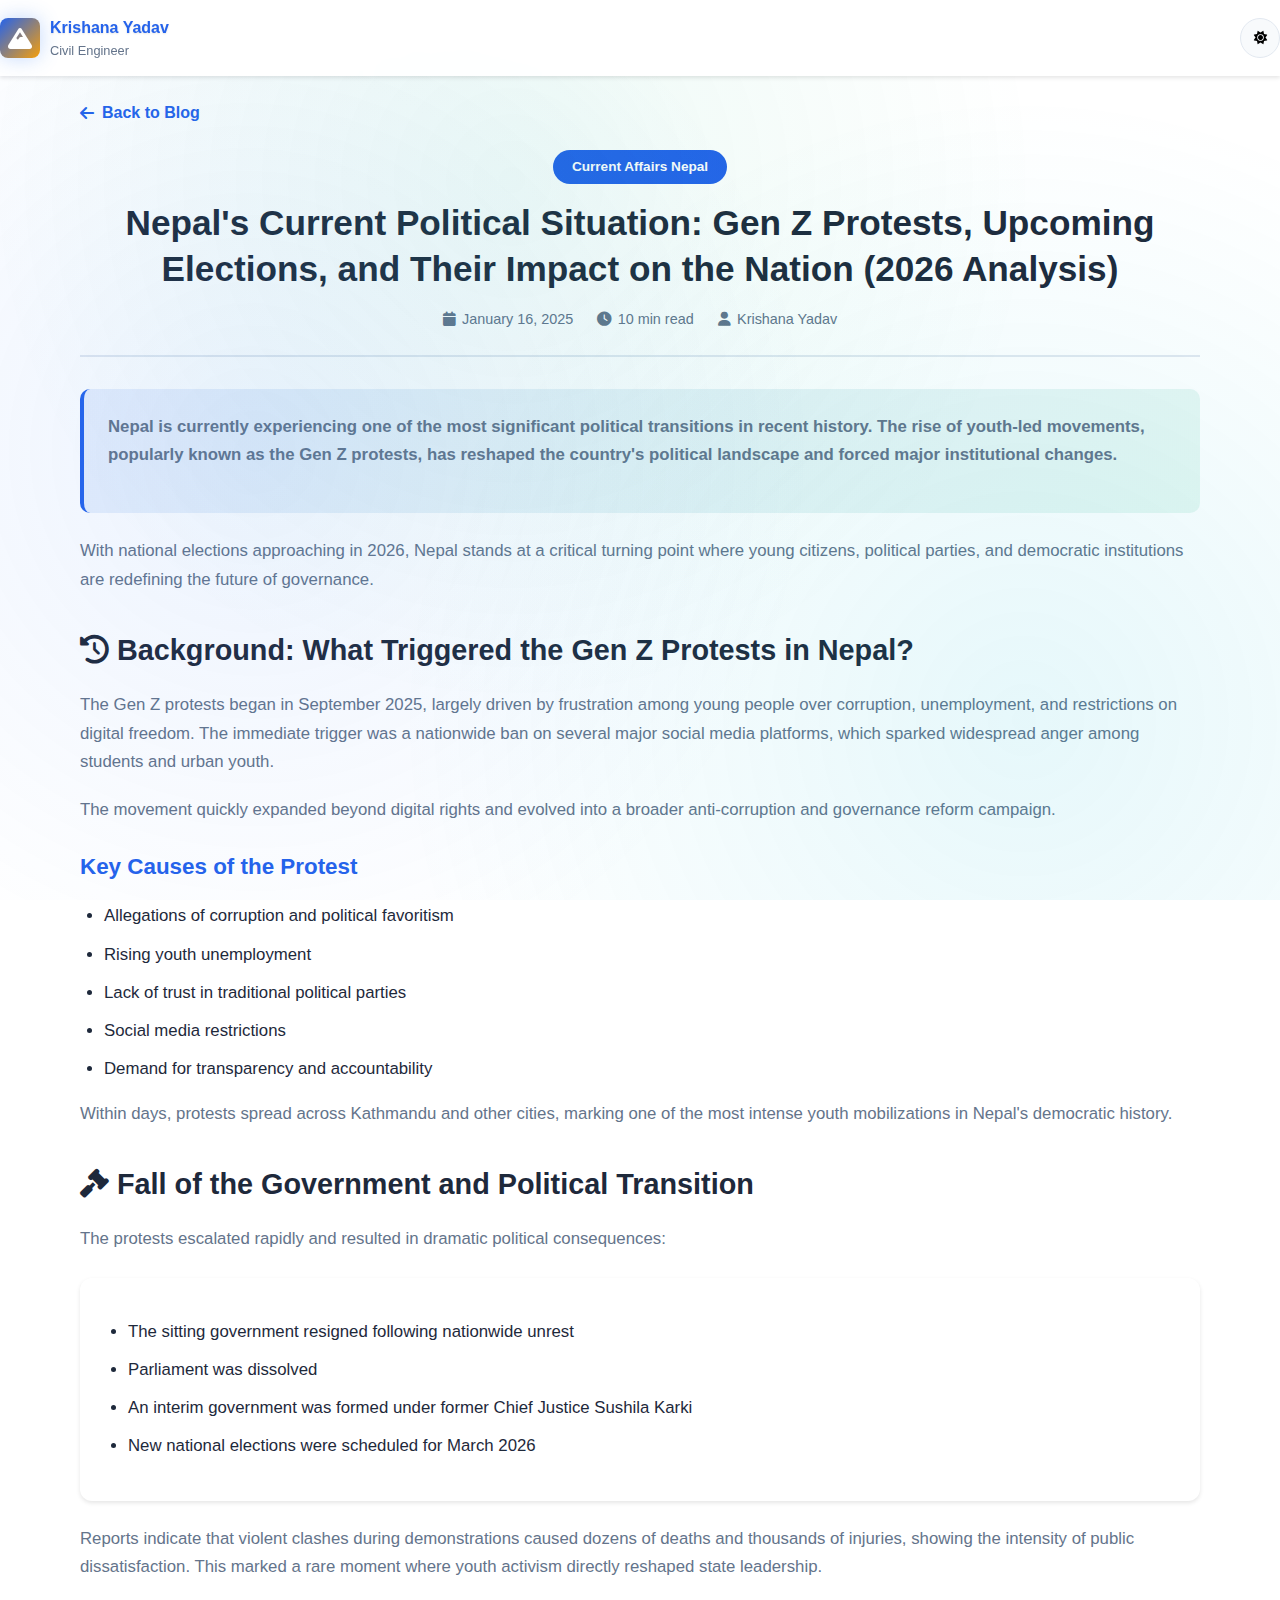
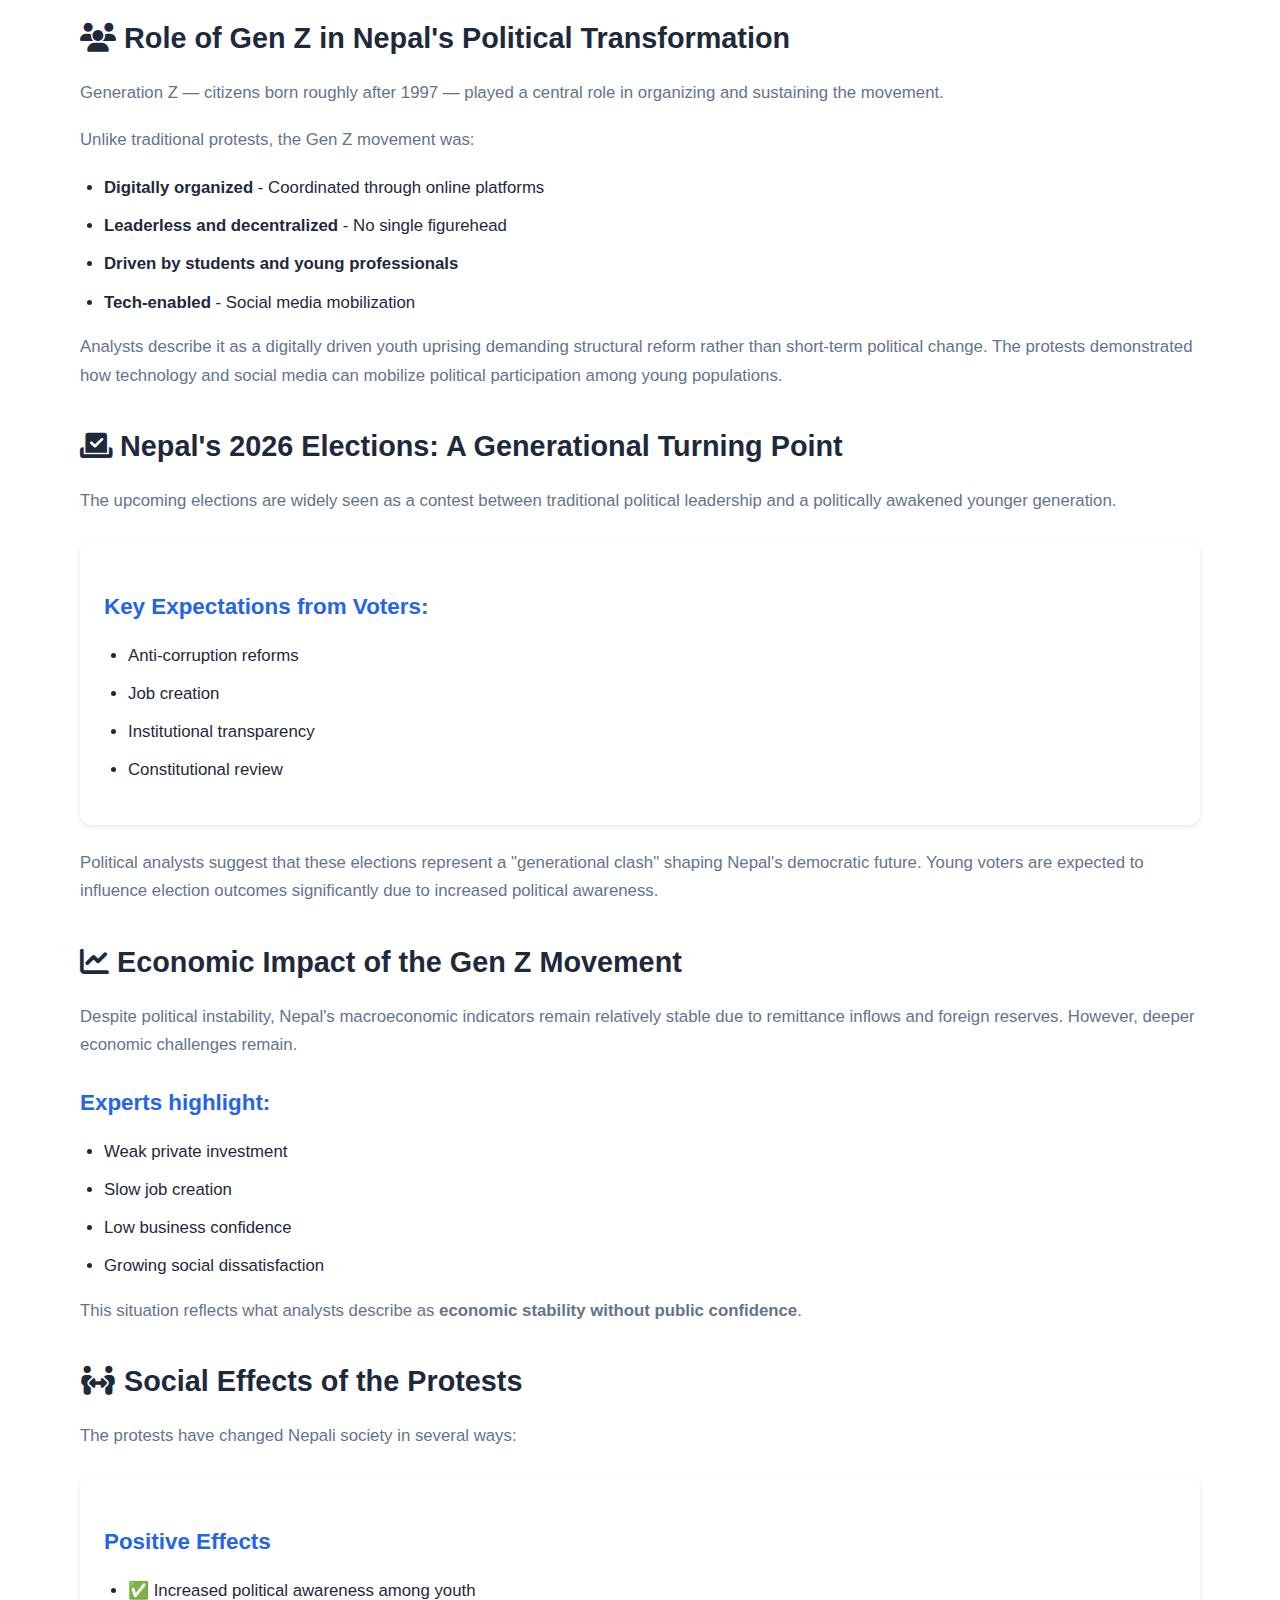
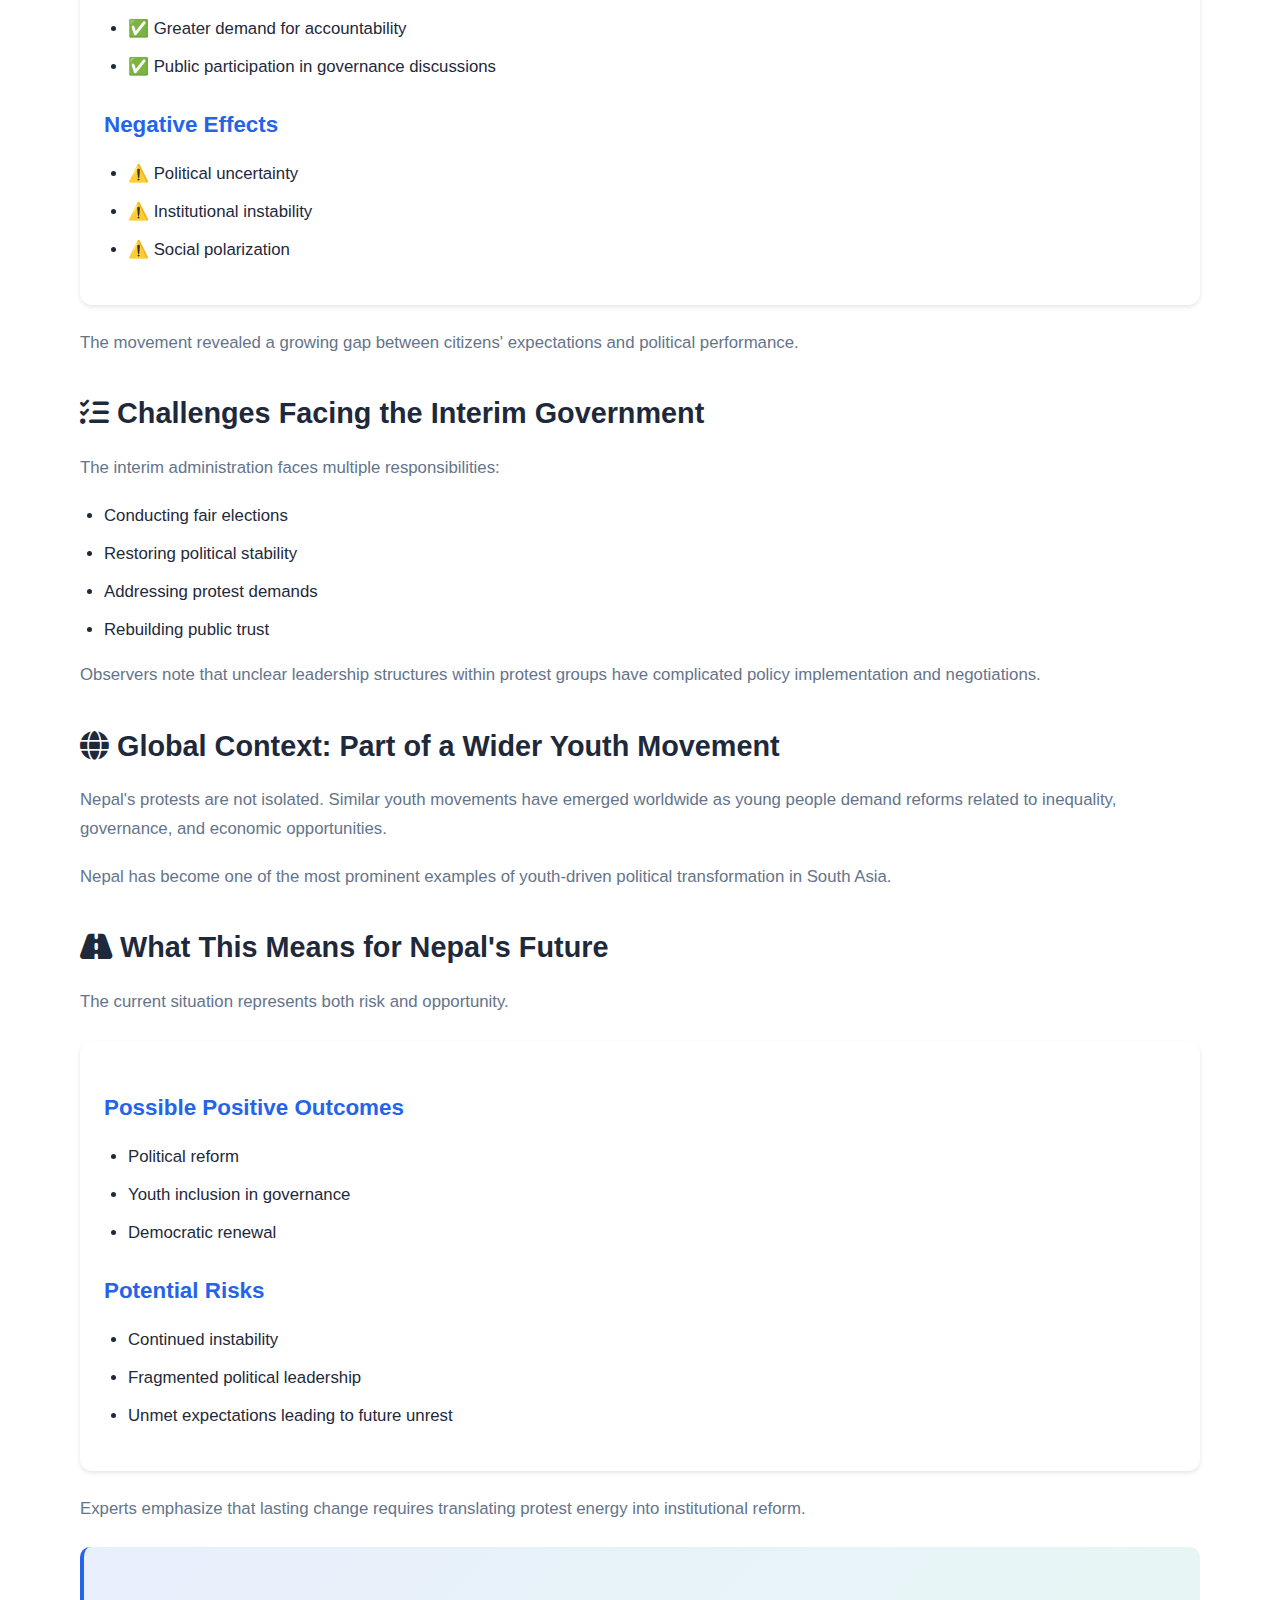
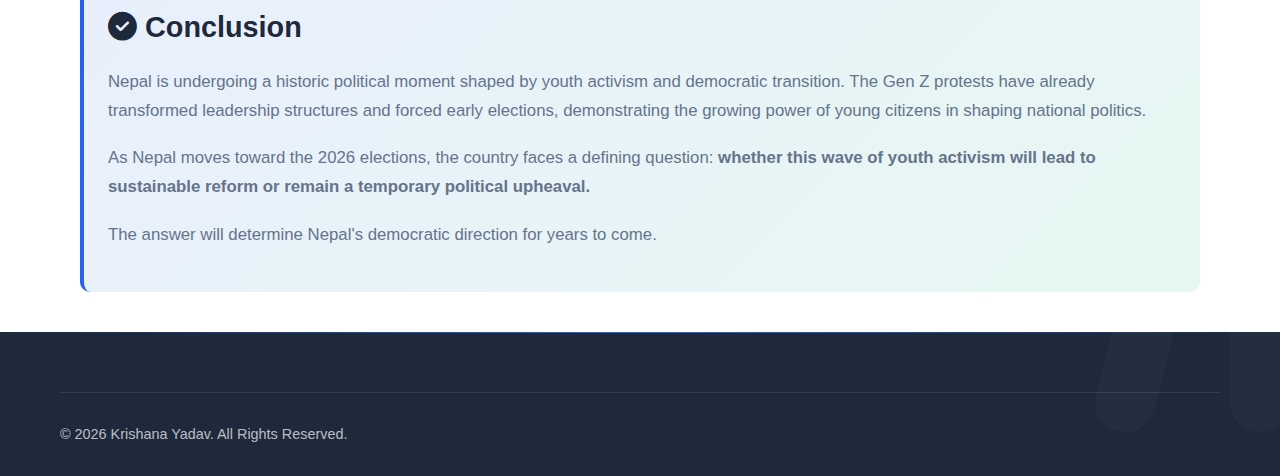
<file: blog-nepal-politics.html>
<!DOCTYPE html>
<html lang="en">
<head>
    <meta charset="UTF-8">
    <meta name="viewport" content="width=device-width, initial-scale=1.0">
    <title>Nepal Political Situation 2026: Gen Z Protests, Elections & National Impact</title>
    <meta name="description" content="Explore Nepal's current political situation, Gen Z protests, upcoming elections, and their economic and social impact in this detailed 2026 analysis.">
    <link rel="icon" type="image/png" href="assets/krishana.png">
    <link href="https://fonts.googleapis.com/css2?family=Inter:wght@300;400;500;600;700;800&family=Poppins:wght@400;500;600;700;800&display=swap" rel="stylesheet">
    <link rel="stylesheet" href="https://cdnjs.cloudflare.com/ajax/libs/font-awesome/6.4.0/css/all.min.css">
    <link rel="stylesheet" href="styles.css">
    <style>
        .blog-article {
            max-width: 1200px;
            margin: 100px auto 40px;
            padding: 0 40px;
        }
        .article-header {
            text-align: center;
            margin-bottom: 2rem;
            padding-bottom: 1.5rem;
            border-bottom: 2px solid var(--border-color);
        }
        .article-category {
            display: inline-block;
            background: var(--primary-color);
            color: white;
            padding: 0.4rem 1.2rem;
            border-radius: 25px;
            font-size: 0.85rem;
            font-weight: 600;
            margin-bottom: 1rem;
        }
        .article-title {
            font-size: 2.2rem;
            color: var(--text-color);
            margin-bottom: 1rem;
            line-height: 1.3;
        }
        .article-meta {
            display: flex;
            justify-content: center;
            gap: 1.5rem;
            color: var(--gray-color);
            font-size: 0.9rem;
        }
        .article-meta span {
            display: flex;
            align-items: center;
            gap: 0.4rem;
        }
        .article-content {
            font-size: 1.05rem;
            line-height: 1.7;
            color: var(--text-color);
        }
        .article-content h2 {
            font-size: 1.8rem;
            margin: 2rem 0 1rem;
            color: var(--text-color);
        }
        .article-content h3 {
            font-size: 1.4rem;
            margin: 1.5rem 0 0.8rem;
            color: var(--primary-color);
        }
        .article-content p {
            margin-bottom: 1.2rem;
            color: var(--gray-color);
        }
        .article-content ul, .article-content ol {
            margin: 1rem 0;
            padding-left: 1.5rem;
        }
        .article-content li {
            margin-bottom: 0.6rem;
            color: var(--text-color);
        }
        .highlight-box {
            background: linear-gradient(135deg, rgba(37, 99, 235, 0.1), rgba(16, 185, 129, 0.1));
            padding: 1.5rem;
            border-left: 4px solid var(--primary-color);
            border-radius: 10px;
            margin: 1.5rem 0;
        }
        .info-box {
            background: var(--card-bg);
            padding: 1.5rem;
            border-radius: 12px;
            margin: 1.5rem 0;
            box-shadow: var(--shadow-sm);
        }
        .back-link {
            display: inline-flex;
            align-items: center;
            gap: 0.5rem;
            color: var(--primary-color);
            text-decoration: none;
            font-weight: 600;
            margin-bottom: 1.5rem;
            transition: all 0.3s ease;
        }
        .back-link:hover {
            gap: 0.8rem;
        }
        @media (max-width: 768px) {
            .blog-article {
                margin: 80px auto 30px;
                padding: 0 20px;
            }
            .article-title {
                font-size: 1.6rem;
            }
            .article-content {
                font-size: 1rem;
            }
            .article-content h2 {
                font-size: 1.5rem;
            }
            .article-content h3 {
                font-size: 1.2rem;
            }
        }
    </style>
</head>
<body>
    <nav class="navbar" id="navbar">
        <div class="nav-container">
            <div class="nav-logo">
                <div class="logo-icon">
                    <i class="fas fa-mountain"></i>
                </div>
                <div class="logo-text">
                    <span class="logo-name">Krishana Yadav</span>
                    <span class="logo-title">Civil Engineer</span>
                </div>
            </div>
            <div class="nav-controls">
                <button class="theme-toggle" id="themeToggle" aria-label="Toggle theme">
                    <i class="fas fa-sun sun-icon"></i>
                    <i class="fas fa-moon moon-icon"></i>
                </button>
            </div>
        </div>
    </nav>

    <article class="blog-article">
        <a href="index.html#blog" class="back-link">
            <i class="fas fa-arrow-left"></i>
            <span>Back to Blog</span>
        </a>

        <header class="article-header">
            <span class="article-category">Current Affairs Nepal</span>
            <h1 class="article-title">Nepal's Current Political Situation: Gen Z Protests, Upcoming Elections, and Their Impact on the Nation (2026 Analysis)</h1>
            <div class="article-meta">
                <span><i class="fas fa-calendar"></i> January 16, 2025</span>
                <span><i class="fas fa-clock"></i> 10 min read</span>
                <span><i class="fas fa-user"></i> Krishana Yadav</span>
            </div>
        </header>

        <div class="article-content">
            <div class="highlight-box">
                <p><strong>Nepal is currently experiencing one of the most significant political transitions in recent history. The rise of youth-led movements, popularly known as the Gen Z protests, has reshaped the country's political landscape and forced major institutional changes.</strong></p>
            </div>

            <p>With national elections approaching in 2026, Nepal stands at a critical turning point where young citizens, political parties, and democratic institutions are redefining the future of governance.</p>

            <h2><i class="fas fa-history"></i> Background: What Triggered the Gen Z Protests in Nepal?</h2>
            <p>The Gen Z protests began in September 2025, largely driven by frustration among young people over corruption, unemployment, and restrictions on digital freedom. The immediate trigger was a nationwide ban on several major social media platforms, which sparked widespread anger among students and urban youth.</p>
            <p>The movement quickly expanded beyond digital rights and evolved into a broader anti-corruption and governance reform campaign.</p>

            <h3>Key Causes of the Protest</h3>
            <ul>
                <li>Allegations of corruption and political favoritism</li>
                <li>Rising youth unemployment</li>
                <li>Lack of trust in traditional political parties</li>
                <li>Social media restrictions</li>
                <li>Demand for transparency and accountability</li>
            </ul>
            <p>Within days, protests spread across Kathmandu and other cities, marking one of the most intense youth mobilizations in Nepal's democratic history.</p>

            <h2><i class="fas fa-gavel"></i> Fall of the Government and Political Transition</h2>
            <p>The protests escalated rapidly and resulted in dramatic political consequences:</p>
            
            <div class="info-box">
                <ul>
                    <li>The sitting government resigned following nationwide unrest</li>
                    <li>Parliament was dissolved</li>
                    <li>An interim government was formed under former Chief Justice Sushila Karki</li>
                    <li>New national elections were scheduled for March 2026</li>
                </ul>
            </div>

            <p>Reports indicate that violent clashes during demonstrations caused dozens of deaths and thousands of injuries, showing the intensity of public dissatisfaction. This marked a rare moment where youth activism directly reshaped state leadership.</p>

            <h2><i class="fas fa-users"></i> Role of Gen Z in Nepal's Political Transformation</h2>
            <p>Generation Z — citizens born roughly after 1997 — played a central role in organizing and sustaining the movement.</p>
            <p>Unlike traditional protests, the Gen Z movement was:</p>
            <ul>
                <li><strong>Digitally organized</strong> - Coordinated through online platforms</li>
                <li><strong>Leaderless and decentralized</strong> - No single figurehead</li>
                <li><strong>Driven by students and young professionals</strong></li>
                <li><strong>Tech-enabled</strong> - Social media mobilization</li>
            </ul>
            <p>Analysts describe it as a digitally driven youth uprising demanding structural reform rather than short-term political change. The protests demonstrated how technology and social media can mobilize political participation among young populations.</p>

            <h2><i class="fas fa-vote-yea"></i> Nepal's 2026 Elections: A Generational Turning Point</h2>
            <p>The upcoming elections are widely seen as a contest between traditional political leadership and a politically awakened younger generation.</p>
            
            <div class="info-box">
                <h3>Key Expectations from Voters:</h3>
                <ul>
                    <li>Anti-corruption reforms</li>
                    <li>Job creation</li>
                    <li>Institutional transparency</li>
                    <li>Constitutional review</li>
                </ul>
            </div>

            <p>Political analysts suggest that these elections represent a "generational clash" shaping Nepal's democratic future. Young voters are expected to influence election outcomes significantly due to increased political awareness.</p>

            <h2><i class="fas fa-chart-line"></i> Economic Impact of the Gen Z Movement</h2>
            <p>Despite political instability, Nepal's macroeconomic indicators remain relatively stable due to remittance inflows and foreign reserves. However, deeper economic challenges remain.</p>
            
            <h3>Experts highlight:</h3>
            <ul>
                <li>Weak private investment</li>
                <li>Slow job creation</li>
                <li>Low business confidence</li>
                <li>Growing social dissatisfaction</li>
            </ul>
            <p>This situation reflects what analysts describe as <strong>economic stability without public confidence</strong>.</p>

            <h2><i class="fas fa-people-arrows"></i> Social Effects of the Protests</h2>
            <p>The protests have changed Nepali society in several ways:</p>

            <div class="info-box">
                <h3>Positive Effects</h3>
                <ul>
                    <li>✅ Increased political awareness among youth</li>
                    <li>✅ Greater demand for accountability</li>
                    <li>✅ Public participation in governance discussions</li>
                </ul>

                <h3>Negative Effects</h3>
                <ul>
                    <li>⚠️ Political uncertainty</li>
                    <li>⚠️ Institutional instability</li>
                    <li>⚠️ Social polarization</li>
                </ul>
            </div>

            <p>The movement revealed a growing gap between citizens' expectations and political performance.</p>

            <h2><i class="fas fa-tasks"></i> Challenges Facing the Interim Government</h2>
            <p>The interim administration faces multiple responsibilities:</p>
            <ul>
                <li>Conducting fair elections</li>
                <li>Restoring political stability</li>
                <li>Addressing protest demands</li>
                <li>Rebuilding public trust</li>
            </ul>
            <p>Observers note that unclear leadership structures within protest groups have complicated policy implementation and negotiations.</p>

            <h2><i class="fas fa-globe"></i> Global Context: Part of a Wider Youth Movement</h2>
            <p>Nepal's protests are not isolated. Similar youth movements have emerged worldwide as young people demand reforms related to inequality, governance, and economic opportunities.</p>
            <p>Nepal has become one of the most prominent examples of youth-driven political transformation in South Asia.</p>

            <h2><i class="fas fa-road"></i> What This Means for Nepal's Future</h2>
            <p>The current situation represents both risk and opportunity.</p>

            <div class="info-box">
                <h3>Possible Positive Outcomes</h3>
                <ul>
                    <li>Political reform</li>
                    <li>Youth inclusion in governance</li>
                    <li>Democratic renewal</li>
                </ul>

                <h3>Potential Risks</h3>
                <ul>
                    <li>Continued instability</li>
                    <li>Fragmented political leadership</li>
                    <li>Unmet expectations leading to future unrest</li>
                </ul>
            </div>

            <p>Experts emphasize that lasting change requires translating protest energy into institutional reform.</p>

            <div class="highlight-box">
                <h2><i class="fas fa-check-circle"></i> Conclusion</h2>
                <p>Nepal is undergoing a historic political moment shaped by youth activism and democratic transition. The Gen Z protests have already transformed leadership structures and forced early elections, demonstrating the growing power of young citizens in shaping national politics.</p>
                <p>As Nepal moves toward the 2026 elections, the country faces a defining question: <strong>whether this wave of youth activism will lead to sustainable reform or remain a temporary political upheaval.</strong></p>
                <p>The answer will determine Nepal's democratic direction for years to come.</p>
            </div>
        </div>
    </article>

    <footer class="footer">
        <div class="container">
            <div class="footer-bottom">
                <p>&copy; 2026 Krishana Yadav. All Rights Reserved.</p>
            </div>
        </div>
    </footer>

    <script>
        // Theme Toggle for Blog Pages
        document.addEventListener('DOMContentLoaded', function() {
            const themeToggle = document.getElementById('themeToggle');
            let isDarkMode = localStorage.getItem('darkMode') === 'true';

            // Apply saved theme on load
            if (isDarkMode) {
                document.body.classList.add('dark-theme');
                updateThemeIcon(true);
            }

            if (themeToggle) {
                themeToggle.addEventListener('click', () => {
                    isDarkMode = !isDarkMode;
                    document.body.classList.toggle('dark-theme');
                    localStorage.setItem('darkMode', isDarkMode);
                    updateThemeIcon(isDarkMode);
                });
            }

            function updateThemeIcon(isDark) {
                const sunIcon = themeToggle.querySelector('.sun-icon');
                const moonIcon = themeToggle.querySelector('.moon-icon');
                
                if (sunIcon && moonIcon) {
                    if (isDark) {
                        sunIcon.style.opacity = '0';
                        sunIcon.style.transform = 'translateY(-20px) rotate(-90deg)';
                        moonIcon.style.opacity = '1';
                        moonIcon.style.transform = 'translateY(0) rotate(0deg)';
                    } else {
                        sunIcon.style.opacity = '1';
                        sunIcon.style.transform = 'translateY(0) rotate(0deg)';
                        moonIcon.style.opacity = '0';
                        moonIcon.style.transform = 'translateY(20px) rotate(90deg)';
                    }
                }
            }
        });
    </script>
</body>
</html>
</file>
<file: styles.css>
/* CSS Reset & Base Styles */
* {
    margin: 0;
    padding: 0;
    box-sizing: border-box;
}

:root {
    /* Civil Engineering Professional Theme - Inspired by Construction & Education */
    --primary-color: #2563EB;
    --secondary-color: #10B981;
    --accent-color: #F59E0B;
    --dark-color: #1E293B;
    --light-color: #F8FAFC;
    --gray-color: #64748B;
    --success-color: #10B981;
    --warning-color: #F59E0B;
    --bg-color: #FFFFFF;
    --text-color: #1E293B;
    --card-bg: #FFFFFF;
    --border-color: #E2E8F0;
    
    /* Blueprint Theme */
    --blueprint-light: #e6f7ff;
    --blueprint-dark: #1e40af;
    --blueprint-grid: #3b82f620;
    
    /* Typography */
    --heading-font: 'Montserrat', sans-serif;
    --body-font: 'Roboto', sans-serif;
    --accent-font: 'Playfair Display', serif;
    
    /* Shadows */
    --shadow-sm: 0 2px 4px rgba(0, 0, 0, 0.1);
    --shadow-md: 0 4px 6px rgba(0, 0, 0, 0.1);
    --shadow-lg: 0 10px 15px rgba(0, 0, 0, 0.1);
    --glow: 0 0 20px rgba(59, 130, 246, 0.3);
    
    /* Transitions */
    --transition: all 0.3s ease;
}

/* Dark Mode */
body.dark-theme {
    --primary-color: #60A5FA;
    --secondary-color: #34D399;
    --accent-color: #FBBF24;
    --dark-color: #F8FAFC;
    --light-color: #1E293B;
    --gray-color: #94A3B8;
    --bg-color: #0F172A;
    --text-color: #FFFFFF;
    --card-bg: #1E293B;
    --border-color: #334155;
    --blueprint-light: #1e293b;
    --blueprint-grid: rgba(96, 165, 250, 0.1);
    --shadow-sm: 0 2px 4px rgba(0, 0, 0, 0.3);
    --shadow-md: 0 4px 6px rgba(0, 0, 0, 0.4);
    --shadow-lg: 0 10px 15px rgba(0, 0, 0, 0.5);
    --glow: 0 0 30px rgba(96, 165, 250, 0.4);
}

body {
    font-family: var(--body-font);
    line-height: 1.6;
    color: var(--text-color);
    background: var(--bg-color);
    overflow-x: hidden;
    transition: background-color 0.5s ease, color 0.5s ease;
    position: relative;
    cursor: none;
}

/* Custom Cursor */
.cursor-dot {
    width: 8px;
    height: 8px;
    background: var(--primary-color);
    border-radius: 50%;
    position: fixed;
    pointer-events: none;
    z-index: 10000;
    transform: translate(-50%, -50%);
    transition: transform 0.2s ease, background 0.2s ease;
    mix-blend-mode: difference;
}

.cursor-outline {
    width: 35px;
    height: 35px;
    border: 2px solid var(--primary-color);
    border-radius: 50%;
    position: fixed;
    pointer-events: none;
    z-index: 10000;
    transform: translate(-50%, -50%);
    transition: transform 0.15s ease, border-color 0.2s ease;
    mix-blend-mode: difference;
}

body.dark-theme .cursor-dot {
    background: var(--accent-color);
}

body.dark-theme .cursor-outline {
    border-color: var(--accent-color);
}

@media (max-width: 768px) {
    body {
        cursor: default;
    }
    
    .cursor-dot,
    .cursor-outline {
        display: none;
    }
}

/* Animated Background Particles */
body::before {
    content: '';
    position: fixed;
    top: 0;
    left: 0;
    width: 100%;
    height: 100%;
    background-image: 
        radial-gradient(circle at 20% 50%, rgba(59, 130, 246, 0.1) 0%, transparent 50%),
        radial-gradient(circle at 80% 80%, rgba(6, 182, 212, 0.1) 0%, transparent 50%),
        radial-gradient(circle at 40% 20%, rgba(16, 185, 129, 0.08) 0%, transparent 50%);
    pointer-events: none;
    z-index: 0;
    animation: gradientShift 15s ease infinite;
}

body.dark-theme::before {
    background-image: 
        radial-gradient(circle at 20% 50%, rgba(96, 165, 250, 0.15) 0%, transparent 50%),
        radial-gradient(circle at 80% 80%, rgba(34, 211, 238, 0.12) 0%, transparent 50%),
        radial-gradient(circle at 40% 20%, rgba(16, 185, 129, 0.1) 0%, transparent 50%);
}

.container {
    max-width: 1200px;
    margin: 0 auto;
    padding: 0 20px;
    position: relative;
    z-index: 1;
}

/* Civil Engineering Particles */
.engineering-particles {
    position: fixed;
    top: 0;
    left: 0;
    width: 100%;
    height: 100%;
    pointer-events: none;
    z-index: 0;
    overflow: hidden;
}

.particle {
    position: absolute;
    font-size: 2rem;
    color: var(--primary-color);
    opacity: 0.1;
    animation: particleFloat 20s linear infinite;
}

body.dark-theme .particle {
    opacity: 0.15;
}

@keyframes particleFloat {
    0% {
        transform: translateY(100vh) rotate(0deg);
        opacity: 0;
    }
    10% {
        opacity: 0.1;
    }
    90% {
        opacity: 0.1;
    }
    100% {
        transform: translateY(-100px) rotate(360deg);
        opacity: 0;
    }
}

/* Civil Engineering Decorative Elements */
.section-decoration {
    position: absolute;
    opacity: 0.05;
    pointer-events: none;
    font-size: 15rem;
    color: var(--primary-color);
    animation: floatSlow 20s ease-in-out infinite;
    z-index: 0;
}

body.dark-theme .section-decoration {
    opacity: 0.08;
}

.section-decoration.left {
    left: -100px;
    top: 20%;
}

.section-decoration.right {
    right: -100px;
    bottom: 20%;
    animation-delay: 3s;
}

/* Loading Screen */
.loading-screen {
    position: fixed;
    top: 0;
    left: 0;
    width: 100%;
    height: 100%;
    background: linear-gradient(135deg, var(--primary-color), var(--secondary-color));
    display: flex;
    justify-content: center;
    align-items: center;
    z-index: 9999;
    transition: opacity 0.5s ease;
}

body.dark-theme .loading-screen {
    background: linear-gradient(135deg, #1E293B, #0F172A);
}

.loading-screen.loaded {
    opacity: 0;
    visibility: hidden;
    pointer-events: none;
}

body.loaded .loading-screen {
    display: none;
}

.loader {
    text-align: center;
}

.loader-icon {
    font-size: 5rem;
    color: white;
    margin-bottom: 2rem;
    animation: bounce 2s ease-in-out infinite;
}

.loader-text h2 {
    font-family: var(--heading-font);
    color: white;
    margin-bottom: 0.5rem;
    font-size: 2rem;
    font-weight: 700;
}

.loader-text p {
    color: rgba(255, 255, 255, 0.9);
    font-size: 1.1rem;
    margin-bottom: 1.5rem;
}

.loader-progress {
    width: 250px;
    height: 4px;
    background: rgba(255, 255, 255, 0.2);
    border-radius: 2px;
    overflow: hidden;
    margin: 0 auto;
}

.progress-bar {
    width: 0%;
    height: 100%;
    background: linear-gradient(90deg, #FBBF24, #F59E0B);
    animation: loading 2s ease-in-out forwards;
    border-radius: 2px;
}

/* Navigation */
.navbar {
    position: fixed;
    top: 0;
    left: 0;
    width: 100%;
    background: rgba(255, 255, 255, 0.95);
    backdrop-filter: blur(10px);
    z-index: 1000;
    padding: 15px 0;
    box-shadow: var(--shadow-sm);
    transition: all 0.3s ease;
}

body.dark-theme .navbar {
    background: rgba(15, 23, 42, 0.95);
}

.navbar.scrolled {
    padding: 10px 0;
    box-shadow: var(--shadow-lg);
}

.nav-container {
    display: flex;
    justify-content: space-between;
    align-items: center;
}

.nav-logo {
    display: flex;
    align-items: center;
    gap: 10px;
    cursor: pointer;
    transition: var(--transition);
}

.nav-logo:hover {
    transform: translateY(-2px);
}

.logo-icon {
    width: 40px;
    height: 40px;
    background: linear-gradient(135deg, var(--primary-color), var(--accent-color));
    border-radius: 8px;
    display: flex;
    align-items: center;
    justify-content: center;
    color: white;
    font-size: 1.5rem;
    animation: pulse 2s ease-in-out infinite;
    box-shadow: var(--glow);
}

.logo-text {
    display: flex;
    flex-direction: column;
}

.logo-name {
    font-family: var(--heading-font);
    font-weight: 800;
    font-size: 1rem;
    color: var(--primary-color);
    text-shadow: 0 1px 2px rgba(0, 0, 0, 0.1);
}

body.dark-theme .logo-name {
    color: var(--accent-color);
    text-shadow: 0 1px 2px rgba(0, 0, 0, 0.3);
}

.logo-title {
    font-size: 0.8rem;
    color: var(--gray-color);
}

.nav-menu {
    display: flex;
    gap: 30px;
}

.nav-link {
    text-decoration: none;
    color: var(--text-color);
    font-weight: 500;
    display: flex;
    align-items: center;
    gap: 8px;
    transition: var(--transition);
    position: relative;
    padding: 5px 0;
}

.nav-link::before {
    content: '';
    position: absolute;
    bottom: 0;
    left: 50%;
    width: 0;
    height: 2px;
    background: linear-gradient(90deg, var(--primary-color), var(--accent-color));
    transition: all 0.3s ease;
    transform: translateX(-50%);
}

.nav-link:hover::before,
.nav-link.active::before {
    width: 100%;
}

.nav-link:hover {
    color: var(--primary-color);
    transform: translateY(-2px);
}

.nav-link i {
    transition: transform 0.3s ease;
}

.nav-link:hover i {
    transform: scale(1.2) rotate(5deg);
}

.nav-controls {
    display: flex;
    gap: 15px;
    align-items: center;
}

.nav-toggle {
    display: none;
    flex-direction: column;
    gap: 4px;
    background: none;
    border: none;
    cursor: pointer;
    padding: 5px;
}

.nav-toggle span {
    width: 25px;
    height: 2px;
    background: var(--text-color);
    transition: var(--transition);
}

.theme-toggle {
    width: 40px;
    height: 40px;
    border-radius: 50%;
    background: var(--light-color);
    border: 1px solid #e2e8f0;
    display: flex;
    align-items: center;
    justify-content: center;
    cursor: pointer;
    transition: var(--transition);
    position: relative;
    overflow: hidden;
}

.theme-toggle:hover {
    transform: rotate(15deg);
}

.sun-icon,
.moon-icon {
    position: absolute;
    transition: var(--transition);
}

.moon-icon {
    opacity: 0;
    transform: translateY(20px);
}

/* Blueprint Background */
.blueprint-bg {
    position: fixed;
    top: 0;
    left: 0;
    width: 100%;
    height: 100%;
    background-image: 
        linear-gradient(rgba(59, 130, 246, 0.05) 1px, transparent 1px),
        linear-gradient(90deg, rgba(59, 130, 246, 0.05) 1px, transparent 1px);
    background-size: 50px 50px;
    pointer-events: none;
    z-index: -1;
    animation: blueprintMove 30s linear infinite;
}

body.dark-theme .blueprint-bg {
    background-image: 
        linear-gradient(rgba(96, 165, 250, 0.08) 1px, transparent 1px),
        linear-gradient(90deg, rgba(96, 165, 250, 0.08) 1px, transparent 1px);
}

/* Hero Section */
.hero {
    padding: 120px 0 80px;
    min-height: 100vh;
    display: flex;
    align-items: center;
    position: relative;
    overflow: hidden;
    background: linear-gradient(135deg, #F8FAFC 0%, #E0F2FE 50%, #DBEAFE 100%);
}

body.dark-theme .hero {
    background: linear-gradient(135deg, #0F172A 0%, #1E293B 50%, #334155 100%);
}

.hero-background {
    position: absolute;
    top: 0;
    left: 0;
    width: 100%;
    height: 100%;
    z-index: 0;
}

.hero-image-bg {
    position: absolute;
    top: 0;
    left: 0;
    width: 100%;
    height: 100%;
    background-image: url('assets/image.png');
    background-size: cover;
    background-position: center;
    background-repeat: no-repeat;
    opacity: 0.18;
    filter: grayscale(40%) brightness(1.15) blur(1px);
    z-index: 1;
}

body.dark-theme .hero-image-bg {
    opacity: 0.08;
    filter: grayscale(60%) brightness(0.4) blur(1px);
}

.hero::before {
    content: '';
    position: absolute;
    top: 0;
    left: 0;
    width: 100%;
    height: 100%;
    background: radial-gradient(circle at 20% 50%, rgba(37, 99, 235, 0.1) 0%, transparent 50%),
                radial-gradient(circle at 80% 80%, rgba(16, 185, 129, 0.1) 0%, transparent 50%);
    z-index: 2;
    pointer-events: none;
    animation: gradientShift 15s ease infinite;
}

body.dark-theme .hero::before {
    background: radial-gradient(circle at 20% 50%, rgba(96, 165, 250, 0.15) 0%, transparent 50%),
                radial-gradient(circle at 80% 80%, rgba(52, 211, 153, 0.12) 0%, transparent 50%);
}

/* Profile Photo Container */
.profile-photo-container {
    position: relative;
    width: 200px;
    height: 200px;
    margin: 0 auto 2rem;
    animation: fadeIn 1s ease, floatSlow 6s ease-in-out infinite;
}

.profile-photo {
    width: 100%;
    height: 100%;
    border-radius: 50%;
    object-fit: cover;
    border: 5px solid var(--card-bg);
    box-shadow: 0 15px 50px rgba(37, 99, 235, 0.3),
                0 0 0 15px rgba(37, 99, 235, 0.1),
                0 0 60px rgba(37, 99, 235, 0.2);
    transition: transform 0.4s ease, box-shadow 0.4s ease;
    position: relative;
    z-index: 2;
}

body.dark-theme .profile-photo {
    border-color: var(--card-bg);
    box-shadow: 0 15px 50px rgba(96, 165, 250, 0.4),
                0 0 0 15px rgba(96, 165, 250, 0.15),
                0 0 60px rgba(96, 165, 250, 0.3);
}

.profile-photo:hover {
    transform: scale(1.05) rotate(2deg);
    box-shadow: 0 20px 60px rgba(37, 99, 235, 0.4),
                0 0 0 20px rgba(37, 99, 235, 0.15),
                0 0 80px rgba(37, 99, 235, 0.3);
}

body.dark-theme .profile-photo:hover {
    box-shadow: 0 20px 60px rgba(96, 165, 250, 0.5),
                0 0 0 20px rgba(96, 165, 250, 0.2),
                0 0 80px rgba(96, 165, 250, 0.4);
}

.photo-glow {
    position: absolute;
    top: 50%;
    left: 50%;
    transform: translate(-50%, -50%);
    width: 220px;
    height: 220px;
    border-radius: 50%;
    background: linear-gradient(45deg, var(--primary-color), var(--secondary-color));
    opacity: 0.3;
    filter: blur(30px);
    animation: pulse 4s ease-in-out infinite;
    z-index: 1;
}

body.dark-theme .photo-glow {
    background: linear-gradient(45deg, var(--primary-color), var(--accent-color));
    opacity: 0.4;
}

.hero-grid {
    display: grid;
    grid-template-columns: 1fr 1fr;
    gap: 60px;
    align-items: center;
    position: relative;
    z-index: 1;
}

.hero-content {
    animation: fadeInUp 1s ease-out;
}

.academy-badge {
    display: inline-flex;
    align-items: center;
    gap: 8px;
    background: linear-gradient(135deg, var(--warning-color), #fbbf24);
    color: white;
    padding: 8px 16px;
    border-radius: 20px;
    font-size: 0.9rem;
    font-weight: 600;
    margin-bottom: 20px;
    animation: slideInLeft 0.8s ease-out, shimmer 2s ease-in-out infinite;
    box-shadow: 0 4px 15px rgba(245, 158, 11, 0.3);
}

.academy-badge i {
    animation: rotate 3s linear infinite;
}

.hero-title {
    font-family: var(--accent-font);
    font-size: 3.5rem;
    font-weight: 900;
    color: var(--dark-color);
    margin-bottom: 10px;
    line-height: 1.3;
    animation: fadeInUp 1s ease-out 0.2s backwards;
}

body.dark-theme .hero-title {
    color: var(--light-color);
}

.title-line {
    color: #000000;
    font-weight: 900;
    display: inline-block;
    text-shadow: none;
    letter-spacing: 2px;
    position: relative;
}

body.dark-theme .title-line {
    color: #FFFFFF;
    text-shadow: 
        2px 2px 8px rgba(0, 0, 0, 0.9),
        0 0 40px rgba(96, 165, 250, 0.4),
        0 2px 4px rgba(0, 0, 0, 0.8);
}

.title-sub {
    display: block;
    font-weight: 700;
    font-size: 1.5rem;
    color: #1E40AF;
    margin-top: 5px;
    text-shadow: 0 1px 2px rgba(0, 0, 0, 0.15);
}

body.dark-theme .title-sub {
    color: #60A5FA;
    text-shadow: 1px 1px 3px rgba(0, 0, 0, 0.5);
}

.hero-subtitle {
    display: flex;
    gap: 20px;
    margin-bottom: 30px;
    flex-wrap: wrap;
    animation: fadeInUp 1s ease-out 0.6s backwards;
}

.institution-badge,
.academy-highlight {
    display: flex;
    align-items: center;
    gap: 8px;
    padding: 10px 15px;
    border-radius: 10px;
    font-weight: 500;
    transition: all 0.3s ease;
    cursor: pointer;
}

.institution-badge {
    background: var(--blueprint-light);
    color: var(--primary-color);
    border-left: 3px solid var(--primary-color);
}

.academy-highlight {
    background: #f0f9ff;
    color: var(--accent-color);
    border-left: 3px solid var(--accent-color);
}

body.dark-theme .academy-highlight {
    background: rgba(34, 211, 238, 0.1);
}

.institution-badge:hover,
.academy-highlight:hover {
    transform: translateX(10px);
    box-shadow: var(--shadow-md);
}

.hero-description {
    font-size: 1.1rem;
    color: #475569;
    margin-bottom: 30px;
    line-height: 1.8;
    font-weight: 500;
    z-index: 10;
    position: relative;
    text-shadow: 0 1px 2px rgba(255, 255, 255, 0.5);
}

body.dark-theme .hero-description {
    color: #E2E8F0;
}

.hero-stats {
    display: flex;
    gap: 30px;
    margin-bottom: 40px;
    animation: fadeInUp 1s ease-out 1s backwards;
}

.stat-item {
    text-align: center;
    transition: transform 0.3s ease;
    cursor: pointer;
}

.stat-item:hover {
    transform: translateY(-5px);
}

.stat-number {
    font-size: 2.5rem;
    font-weight: 900;
    color: #000000;
    margin-bottom: 5px;
    position: relative;
    display: inline-block;
    text-shadow: none;
}

body.dark-theme .stat-number {
    color: #FFFFFF;
    text-shadow: 
        2px 2px 8px rgba(0, 0, 0, 0.9),
        0 0 30px rgba(96, 165, 250, 0.6),
        0 2px 4px rgba(0, 0, 0, 0.8);
}

.stat-number::after {
    content: '';
    position: absolute;
    bottom: -5px;
    left: 0;
    width: 100%;
    height: 3px;
    background: linear-gradient(90deg, var(--primary-color), var(--accent-color));
    border-radius: 2px;
    animation: expandWidth 2s ease-out;
}

.stat-label {
    font-size: 0.95rem;
    color: #000000;
    font-weight: 600;
    text-shadow: none;
}

body.dark-theme .stat-label {
    color: #CBD5E1;
    text-shadow: 
        1px 1px 4px rgba(0, 0, 0, 0.8),
        0 0 15px rgba(0, 0, 0, 0.6);
}

.hero-cta {
    display: flex;
    gap: 20px;
    animation: fadeInUp 1s ease-out 1.2s backwards;
}

.btn {
    padding: 14px 28px;
    border-radius: 8px;
    font-weight: 600;
    text-decoration: none;
    display: inline-flex;
    align-items: center;
    gap: 10px;
    transition: all 0.4s ease;
    cursor: pointer;
    border: none;
    font-size: 1rem;
    position: relative;
    overflow: hidden;
}

.btn::before {
    content: '';
    position: absolute;
    top: 50%;
    left: 50%;
    width: 0;
    height: 0;
    border-radius: 50%;
    background: rgba(255, 255, 255, 0.3);
    transform: translate(-50%, -50%);
    transition: width 0.6s, height 0.6s;
}

.btn:hover::before {
    width: 300px;
    height: 300px;
}

.btn i {
    transition: transform 0.3s ease;
}

.btn:hover i {
    transform: translateX(5px) rotate(10deg);
}

.btn-primary {
    background: linear-gradient(135deg, var(--primary-color), var(--secondary-color));
    color: white;
    box-shadow: 0 4px 15px rgba(30, 58, 138, 0.3);
}

.btn-primary:hover {
    transform: translateY(-3px);
    box-shadow: 0 8px 25px rgba(30, 58, 138, 0.4);
}

.btn-secondary {
    background: var(--card-bg);
    color: var(--primary-color);
    border: 2px solid var(--primary-color);
}

.btn-secondary:hover {
    background: var(--primary-color);
    color: white;
    transform: translateY(-3px);
    box-shadow: var(--shadow-lg);
}

/* Hero Image */
.hero-image {
    animation: fadeInRight 1s ease-out 0.5s backwards;
}

.profile-container {
    position: relative;
}

.profile-frame {
    position: relative;
    border-radius: 20px;
    overflow: hidden;
    box-shadow: var(--shadow-lg);
    transition: all 0.5s ease;
}

.profile-frame::before {
    content: '';
    position: absolute;
    top: -2px;
    left: -2px;
    right: -2px;
    bottom: -2px;
    background: linear-gradient(45deg, var(--primary-color), var(--accent-color), var(--success-color), var(--warning-color));
    border-radius: 22px;
    z-index: -1;
    animation: borderRotate 4s linear infinite;
    background-size: 300% 300%;
}

.profile-frame:hover {
    transform: scale(1.02) rotate(1deg);
    box-shadow: var(--glow);
}

.profile-image img {
    width: 100%;
    height: 400px;
    object-fit: cover;
    transition: all 0.5s ease;
    filter: grayscale(20%);
}

.profile-frame:hover .profile-image img {
    filter: grayscale(0%);
    transform: scale(1.05);
}

.profile-overlay {
    position: absolute;
    bottom: 0;
    left: 0;
    right: 0;
    background: linear-gradient(transparent, rgba(0, 0, 0, 0.8));
    padding: 30px;
    color: white;
    transform: translateY(20px);
    transition: transform 0.3s ease;
}

.profile-frame:hover .profile-overlay {
    transform: translateY(0);
}

.overlay-content h3 {
    font-size: 1.5rem;
    margin-bottom: 5px;
}

.overlay-content p {
    opacity: 0.9;
    font-size: 1rem;
}

.floating-elements {
    position: absolute;
    top: -20px;
    right: -20px;
}

.float-element {
    position: absolute;
    width: 60px;
    height: 60px;
    background: linear-gradient(135deg, var(--card-bg), var(--blueprint-light));
    border-radius: 15px;
    display: flex;
    align-items: center;
    justify-content: center;
    font-size: 1.5rem;
    color: var(--primary-color);
    box-shadow: var(--shadow-lg);
    animation: float 3s ease-in-out infinite;
    border: 2px solid var(--primary-color);
    transition: all 0.3s ease;
    cursor: pointer;
}

.float-element:hover {
    transform: scale(1.2) rotate(10deg);
    box-shadow: var(--glow);
}

.float-element i {
    animation: rotate360 4s linear infinite;
}

.element-1 {
    top: 0;
    right: 0;
    animation-delay: 0s;
    background: linear-gradient(135deg, #60a5fa, #3b82f6);
    color: white;
}

.element-2 {
    top: 80px;
    right: -30px;
    animation-delay: 1s;
    background: linear-gradient(135deg, #22d3ee, #06b6d4);
    color: white;
}

.element-3 {
    top: -30px;
    right: 80px;
    animation-delay: 2s;
    background: linear-gradient(135deg, #10b981, #059669);
    color: white;
}

.scroll-indicator {
    position: absolute;
    bottom: 30px;
    left: 50%;
    transform: translateX(-50%);
    text-align: center;
    animation: bounce 2s ease-in-out infinite;
}

.mouse {
    width: 30px;
    height: 50px;
    border: 2px solid var(--gray-color);
    border-radius: 15px;
    margin: 0 auto 10px;
    position: relative;
    background: transparent;
    transition: all 0.3s ease;
}

.mouse:hover {
    border-color: var(--primary-color);
    box-shadow: 0 0 15px rgba(59, 130, 246, 0.3);
}

.wheel {
    width: 4px;
    height: 10px;
    background: linear-gradient(180deg, var(--primary-color), var(--accent-color));
    border-radius: 2px;
    position: absolute;
    top: 10px;
    left: 50%;
    transform: translateX(-50%);
    animation: scroll 2s ease-in-out infinite;
}

.scroll-indicator p {
    font-size: 0.9rem;
    color: var(--gray-color);
    font-weight: 500;
}

.section-header {
    text-align: center;
    margin-bottom: 60px;
    position: relative;
    animation: fadeInDown 0.8s ease-out;
    display: flex;
    flex-direction: column;
    align-items: center;
}

.section-subtitle {
    display: block;
    font-size: 0.9rem;
    color: var(--primary-color);
    font-weight: 600;
    text-transform: uppercase;
    letter-spacing: 2px;
    margin-bottom: 15px;
    position: relative;
    padding: 8px 20px;
    background: var(--blueprint-light);
    border-radius: 20px;
    animation: slideInLeft 0.6s ease-out;
}

.section-subtitle::before,
.section-subtitle::after {
    content: '';
    position: absolute;
    top: 50%;
    width: 30px;
    height: 2px;
    background: var(--primary-color);
}

.section-subtitle::before {
    left: -40px;
}

.section-subtitle::after {
    right: -40px;
}

.section-title {
    font-family: var(--accent-font);
    font-size: 2.5rem;
    color: var(--text-color);
    margin-bottom: 15px;
    position: relative;
    display: block;
    animation: fadeInUp 0.8s ease-out 0.2s backwards;
}

.section-title::before {
    content: attr(data-text);
    position: absolute;
    top: 0;
    left: 0;
    background: linear-gradient(135deg, var(--primary-color), var(--accent-color));
    -webkit-background-clip: text;
    -webkit-text-fill-color: transparent;
    background-clip: text;
    z-index: -1;
    opacity: 0.3;
    transform: translate(-3px, 3px);
}

.section-description {
    color: var(--gray-color);
    max-width: 600px;
    margin: 0 auto;
    animation: fadeInUp 0.8s ease-out 0.4s backwards;
    font-size: 1.05rem;
    line-height: 1.8;
}

.section-divider {
    display: flex;
    align-items: center;
    justify-content: center;
    gap: 20px;
    margin-top: 20px;
}

.divider-line {
    width: 100px;
    height: 2px;
    background: linear-gradient(90deg, transparent, var(--primary-color), transparent);
}

.divider-icon {
    color: var(--primary-color);
}

/* About Section */
.about-grid {
    display: grid;
    grid-template-columns: repeat(auto-fit, minmax(300px, 1fr));
    gap: 30px;
}

.about-card {
    background: var(--card-bg);
    border-radius: 15px;
    padding: 30px;
    box-shadow: var(--shadow-md);
    transition: all 0.4s ease;
    border-top: 4px solid var(--primary-color);
    position: relative;
    overflow: hidden;
    opacity: 0;
    animation: fadeInUp 0.8s ease-out forwards;
}

.about-card::before {
    content: '';
    position: absolute;
    top: 0;
    left: -100%;
    width: 100%;
    height: 100%;
    background: linear-gradient(90deg, transparent, rgba(59, 130, 246, 0.1), transparent);
    transition: left 0.5s ease;
}

.about-card:hover::before {
    left: 100%;
}

.about-card:hover {
    transform: translateY(-15px) scale(1.02);
    box-shadow: var(--shadow-lg), var(--glow);
}

.about-card:nth-child(1) {
    animation-delay: 0.2s;
}

.about-card:nth-child(2) {
    animation-delay: 0.4s;
}

.about-card:nth-child(3) {
    animation-delay: 0.6s;
}

.journey-card {
    border-top-color: var(--primary-color);
}

.philosophy-card {
    border-top-color: var(--accent-color);
}

.vision-card {
    border-top-color: var(--success-color);
}

.card-icon {
    font-size: 2.5rem;
    color: var(--primary-color);
    margin-bottom: 20px;
    display: inline-block;
    animation: bounce 2s ease-in-out infinite;
    transition: transform 0.3s ease;
}

.about-card:hover .card-icon {
    transform: scale(1.2) rotate(10deg);
    animation: rotate 2s linear infinite;
}

.about-card h3 {
    font-size: 1.5rem;
    margin-bottom: 15px;
    color: var(--text-color);
    position: relative;
    display: inline-block;
}

.about-card h3::after {
    content: '';
    position: absolute;
    bottom: -5px;
    left: 0;
    width: 0;
    height: 2px;
    background: linear-gradient(90deg, var(--primary-color), var(--accent-color));
    transition: width 0.3s ease;
}

.about-card:hover h3::after {
    width: 100%;
}

.about-card p {
    color: var(--gray-color);
    margin-bottom: 20px;
}

.timeline-milestones {
    margin-top: 20px;
}

.milestone {
    display: flex;
    align-items: center;
    margin-bottom: 10px;
    padding: 10px;
    background: var(--blueprint-light);
    border-radius: 8px;
}

.milestone-year {
    font-weight: 700;
    color: var(--primary-color);
    min-width: 60px;
}

.philosophy-points,
.vision-goals {
    margin-top: 20px;
}

.point,
.goal {
    display: flex;
    align-items: center;
    gap: 10px;
    margin-bottom: 10px;
    color: var(--dark-color);
}

.point i {
    color: var(--success-color);
}

.goal i {
    color: var(--primary-color);
}

/* Infinity Academy Section */
.academy {
    background: var(--blueprint-light);
    position: relative;
    overflow: hidden;
}

body.dark-theme .academy {
    background: var(--card-bg);
}

.academy::before {
    content: '\f19d';
    font-family: 'Font Awesome 6 Free';
    font-weight: 900;
    position: absolute;
    top: 10%;
    right: 5%;
    font-size: 20rem;
    opacity: 0.03;
    animation: floatSlow 15s ease-in-out infinite;
}

.academy-stats {
    display: grid;
    grid-template-columns: repeat(auto-fit, minmax(150px, 1fr));
    gap: 20px;
    margin-bottom: 40px;
}

.stat-card {
    background: var(--card-bg);
    padding: 25px;
    border-radius: 15px;
    text-align: center;
    box-shadow: var(--shadow-md);
    transition: all 0.4s ease;
    position: relative;
    overflow: hidden;
    cursor: pointer;
}

.stat-card::before {
    content: '';
    position: absolute;
    top: -50%;
    left: -50%;
    width: 200%;
    height: 200%;
    background: linear-gradient(45deg, transparent, rgba(59, 130, 246, 0.1), transparent);
    transform: rotate(45deg);
    transition: all 0.5s ease;
}

.stat-card:hover::before {
    left: 100%;
}

.stat-card:hover {
    transform: translateY(-10px) scale(1.05);
    box-shadow: var(--shadow-lg), var(--glow);
}

.stat-value {
    font-size: 2.2rem;
    font-weight: 700;
    background: linear-gradient(135deg, var(--primary-color), var(--accent-color));
    -webkit-background-clip: text;
    -webkit-text-fill-color: transparent;
    background-clip: text;
    margin-bottom: 5px;
    animation: pulse 2s ease-in-out infinite;
}

.stat-label {
    font-size: 0.9rem;
    color: #475569;
    font-weight: 500;
    text-shadow: 1px 1px 2px rgba(0, 0, 0, 0.15);
}

.academy-content { display: grid; grid-template-columns: 1fr 1fr; gap: 3rem; }

.academy-video {
    position: relative;
    border-radius: 15px;
    overflow: hidden;
    box-shadow: var(--shadow-lg);
}

.video-placeholder {
    height: 300px;
    background: linear-gradient(135deg, var(--primary-color), var(--accent-color));
    display: flex;
    flex-direction: column;
    align-items: center;
    justify-content: center;
    color: white;
    cursor: pointer;
}

.video-placeholder i {
    font-size: 3rem;
    margin-bottom: 15px;
}

.video-placeholder p {
    font-size: 1.2rem;
    font-weight: 500;
}

.academy-programs h3 {
    font-size: 1.8rem;
    margin-bottom: 25px;
    color: var(--dark-color);
    display: flex;
    align-items: center;
    gap: 10px;
}

.academy-programs h3 i {
    color: var(--primary-color);
}

.programs-grid {
    display: grid;
    gap: 20px;
}

.program {
    background: white;
    padding: 20px;
    border-radius: 10px;
    border-left: 4px solid var(--primary-color);
    transition: var(--transition);
}

.program:hover {
    transform: translateX(10px);
}

.program i {
    font-size: 1.5rem;
    color: var(--primary-color);
    margin-bottom: 10px;
}

.program h4 {
    font-size: 1.2rem;
    margin-bottom: 8px;
    color: var(--dark-color);
}

.program p {
    color: var(--gray-color);
    font-size: 0.95rem;
}

.academy-achievements h3 {
    font-size: 1.8rem;
    margin-bottom: 25px;
    color: var(--dark-color);
    display: flex;
    align-items: center;
    gap: 10px;
}

.academy-achievements h3 i {
    color: var(--warning-color);
}

.achievements-timeline {
    position: relative;
    padding-left: 30px;
}

.achievements-timeline::before {
    content: '';
    position: absolute;
    left: 0;
    top: 0;
    bottom: 0;
    width: 2px;
    background: var(--primary-color);
}

.achievement {
    position: relative;
    margin-bottom: 30px;
}

.achievement::before {
    content: '';
    position: absolute;
    left: -35px;
    top: 0;
    width: 12px;
    height: 12px;
    background: var(--primary-color);
    border-radius: 50%;
    border: 3px solid white;
}

.achievement-year {
    font-weight: 700;
    color: var(--primary-color);
    margin-bottom: 5px;
    font-size: 1.1rem;
}

.achievement-content h4 {
    font-size: 1.2rem;
    margin-bottom: 5px;
    color: var(--dark-color);
}

.achievement-content p {
    color: var(--gray-color);
}

/* Projects Section */
.project-filters {
    display: flex;
    justify-content: center;
    gap: 15px;
    margin-bottom: 40px;
    flex-wrap: wrap;
}

.filter-btn {
    padding: 10px 20px;
    border: 2px solid var(--primary-color);
    background: transparent;
    color: var(--primary-color);
    border-radius: 25px;
    cursor: pointer;
    font-weight: 600;
    transition: var(--transition);
}

.filter-btn:hover,
.filter-btn.active {
    background: var(--primary-color);
    color: white;
}

.projects-grid {
    display: grid;
    grid-template-columns: repeat(auto-fill, minmax(300px, 1fr));
    gap: 30px;
}

.project-card {
    background: var(--card-bg);
    border-radius: 15px;
    overflow: hidden;
    box-shadow: var(--shadow-md);
    transition: all 0.5s ease;
    position: relative;
    cursor: pointer;
}

.project-card::after {
    content: '';
    position: absolute;
    top: 0;
    left: 0;
    right: 0;
    bottom: 0;
    background: linear-gradient(135deg, var(--primary-color), var(--accent-color));
    opacity: 0;
    transition: opacity 0.3s ease;
    pointer-events: none;
    z-index: 1;
}

.project-card:hover::after {
    opacity: 0.1;
}

.project-card:hover {
    transform: translateY(-15px) scale(1.03);
    box-shadow: var(--shadow-lg), var(--glow);
}

.project-image {
    position: relative;
    height: 200px;
    overflow: hidden;
}

.project-image::before {
    content: '';
    position: absolute;
    top: 0;
    left: -100%;
    width: 100%;
    height: 100%;
    background: linear-gradient(90deg, transparent, rgba(255, 255, 255, 0.3), transparent);
    transition: left 0.7s ease;
    z-index: 2;
}

.project-card:hover .project-image::before {
    left: 100%;
}

.project-image img {
    width: 100%;
    height: 100%;
    object-fit: cover;
    transition: all 0.7s ease;
}

.project-card:hover .project-image img {
    transform: scale(1.2) rotate(2deg);
    filter: brightness(1.1);
}

.project-overlay {
    position: absolute;
    top: 0;
    left: 0;
    right: 0;
    bottom: 0;
    background: rgba(0, 0, 0, 0.3);
    display: flex;
    align-items: flex-start;
    justify-content: flex-end;
    padding: 15px;
}

.project-status {
    background: white;
    color: var(--primary-color);
    padding: 5px 15px;
    border-radius: 15px;
    font-size: 0.8rem;
    font-weight: 600;
}

.project-content {
    padding: 20px;
}

.project-content h3 {
    font-size: 1.3rem;
    margin-bottom: 10px;
    color: var(--dark-color);
}

.project-content p {
    color: var(--gray-color);
    margin-bottom: 15px;
    font-size: 0.95rem;
}

.project-tech {
    display: flex;
    flex-wrap: wrap;
    gap: 10px;
}

.tech-tag {
    background: var(--blueprint-light);
    color: var(--primary-color);
    padding: 5px 12px;
    border-radius: 15px;
    font-size: 0.8rem;
    font-weight: 600;
    transition: all 0.3s ease;
    cursor: pointer;
    border: 1px solid transparent;
}

.tech-tag:hover {
    background: var(--primary-color);
    color: white;
    transform: translateY(-2px);
    border-color: var(--primary-color);
    box-shadow: 0 4px 10px rgba(59, 130, 246, 0.3);
}

/* Skills Section */
.skills {
    position: relative;
    overflow: hidden;
}

.skills::before {
    content: '\f7d9';
    font-family: 'Font Awesome 6 Free';
    font-weight: 900;
    position: absolute;
    bottom: -50px;
    left: -50px;
    font-size: 25rem;
    opacity: 0.02;
    animation: rotate 30s linear infinite;
}

.skills-container {
    display: grid;
    gap: 40px;
}

.skill-category {
    background: var(--card-bg);
    padding: 35px;
    border-radius: 20px;
    box-shadow: var(--shadow-md);
    transition: all 0.4s ease;
    position: relative;
    overflow: hidden;
}

.skill-category::before {
    content: '';
    position: absolute;
    top: 0;
    left: 0;
    width: 5px;
    height: 0;
    background: linear-gradient(180deg, var(--primary-color), var(--accent-color));
    transition: height 0.5s ease;
}

.skill-category:hover::before {
    height: 100%;
}

.skill-category:hover {
    transform: translateX(10px);
    box-shadow: var(--shadow-lg), var(--glow);
}

.skill-category h3 {
    font-size: 1.5rem;
    margin-bottom: 25px;
    color: var(--text-color);
    display: flex;
    align-items: center;
    gap: 10px;
}

.skill-bar {
    height: 10px;
    background: var(--border-color);
    border-radius: 10px;
    overflow: hidden;
    position: relative;
}

.skill-bar::before {
    content: '';
    position: absolute;
    top: 0;
    left: 0;
    right: 0;
    bottom: 0;
    background: linear-gradient(90deg, transparent, rgba(255, 255, 255, 0.3), transparent);
    animation: shimmer 2s infinite;
}

.skill-progress {
    height: 100%;
    background: linear-gradient(90deg, var(--primary-color), var(--accent-color));
    border-radius: 10px;
    position: relative;
    transition: width 1.5s ease-in-out;
    box-shadow: 0 0 10px var(--primary-color);
}

.skill-progress::after {
    content: '';
    position: absolute;
    top: 0;
    right: 0;
    width: 20px;
    height: 100%;
    background: rgba(255, 255, 255, 0.3);
    border-radius: 10px;
    animation: pulse 1.5s ease-in-out infinite;
}

.skill-items {
    display: grid;
    gap: 20px;
}

.skill-item {
    margin-bottom: 15px;
}

.skill-info {
    display: flex;
    justify-content: space-between;
    margin-bottom: 8px;
}

.skill-name {
    font-weight: 600;
    color: var(--text-color);
}

.skill-level {
    color: var(--primary-color);
    font-weight: 500;
}

.skill-info {
    display: flex;
    justify-content: space-between;
    margin-bottom: 8px;
}

.skill-name {
    font-weight: 600;
    color: var(--dark-color);
}

.skill-level {
    color: var(--primary-color);
    font-weight: 500;
}

.skill-bar {
    height: 8px;
    background: #e2e8f0;
    border-radius: 4px;
    overflow: hidden;
}

.skill-progress {
    height: 100%;
    background: linear-gradient(90deg, var(--primary-color), var(--accent-color));
    border-radius: 4px;
}

/* Contact Section */
.contact-grid {
    display: grid;
    grid-template-columns: 1fr 1fr;
    gap: 60px;
}

.contact-info {
    display: grid;
    gap: 25px;
}

.info-card {
    background: var(--card-bg);
    padding: 25px;
    border-radius: 15px;
    box-shadow: var(--shadow-md);
    border-left: 4px solid var(--primary-color);
    transition: all 0.4s ease;
    position: relative;
    overflow: hidden;
}

.info-card::before {
    content: '';
    position: absolute;
    top: 0;
    left: 0;
    width: 0;
    height: 100%;
    background: linear-gradient(90deg, rgba(59, 130, 246, 0.1), transparent);
    transition: width 0.4s ease;
}

.info-card:hover::before {
    width: 100%;
}

.info-card:hover {
    transform: translateX(10px);
    box-shadow: var(--shadow-lg);
    border-left-width: 6px;
}

.info-icon {
    font-size: 2rem;
    color: var(--primary-color);
    margin-bottom: 15px;
    display: inline-block;
    transition: transform 0.3s ease;
}

.info-card:hover .info-icon {
    transform: scale(1.2) rotate(10deg);
    animation: bounce 1s ease-in-out;
}

.info-card h3 {
    font-size: 1.3rem;
    margin-bottom: 8px;
    color: var(--dark-color);
}

.info-card p {
    color: var(--gray-color);
    margin-bottom: 10px;
}

.info-link {
    color: var(--primary-color);
    text-decoration: none;
    font-weight: 600;
    display: inline-flex;
    align-items: center;
    gap: 5px;
    transition: var(--transition);
}

.info-link:hover {
    gap: 10px;
}

.social-connect {
    background: white;
    padding: 25px;
    border-radius: 15px;
    box-shadow: var(--shadow-md);
}

.social-connect h3 {
    font-size: 1.3rem;
    margin-bottom: 20px;
    color: var(--dark-color);
}

.social-links {
    display: flex;
    gap: 15px;
}

.social-link {
    width: 45px;
    height: 45px;
    background: var(--blueprint-light);
    border-radius: 50%;
    display: flex;
    align-items: center;
    justify-content: center;
    color: var(--primary-color);
    text-decoration: none;
    transition: all 0.4s cubic-bezier(0.68, -0.55, 0.265, 1.55);
    font-size: 1.1rem;
    position: relative;
    overflow: hidden;
}

.social-link::before {
    content: '';
    position: absolute;
    top: 50%;
    left: 50%;
    width: 0;
    height: 0;
    border-radius: 50%;
    background: var(--primary-color);
    transform: translate(-50%, -50%);
    transition: width 0.4s ease, height 0.4s ease;
    z-index: 0;
}

.social-link i {
    position: relative;
    z-index: 1;
    transition: color 0.3s ease;
}

.social-link:hover::before {
    width: 100%;
    height: 100%;
}

.social-link:hover {
    transform: translateY(-5px) rotate(360deg);
    box-shadow: var(--shadow-lg);
}

.social-link:hover i {
    color: white;
}

/* Contact Form */
.contact-form {
    background: var(--card-bg);
    padding: 40px;
    border-radius: 20px;
    box-shadow: var(--shadow-lg);
    position: relative;
    overflow: hidden;
}

.contact-form::before {
    content: '';
    position: absolute;
    top: -50%;
    right: -50%;
    width: 200%;
    height: 200%;
    background: linear-gradient(45deg, transparent, rgba(59, 130, 246, 0.05), transparent);
    animation: rotate 10s linear infinite;
}

.form-group {
    position: relative;
    margin-bottom: 25px;
    z-index: 1;
}

.form-group label {
    display: block;
    margin-bottom: 0.5rem;
    font-weight: 500;
    color: var(--text-color);
}

.form-group input,
.form-group select,
.form-group textarea {
    width: 100%;
    padding: 15px 15px 15px 45px;
    border: 2px solid var(--border-color);
    border-radius: 10px;
    font-family: var(--body-font);
    font-size: 1rem;
    transition: all 0.3s ease;
    background: var(--card-bg);
    color: var(--text-color);
}

.form-group input:focus,
.form-group select:focus,
.form-group textarea:focus {
    outline: none;
    border-color: var(--primary-color);
    box-shadow: 0 0 0 4px rgba(59, 130, 246, 0.1);
    transform: translateY(-2px);
}

.form-icon {
    position: absolute;
    left: 15px;
    bottom: 15px;
    color: var(--gray-color);
    pointer-events: none;
    transition: all 0.3s ease;
}

.form-group input:focus ~ .form-icon,
.form-group select:focus ~ .form-icon {
    color: var(--primary-color);
}

.form-group textarea ~ .form-icon {
    bottom: auto;
    top: 50px;
}

/* Footer */
.footer {
    background: var(--dark-color);
    color: white;
    padding: 60px 0 30px;
    position: relative;
    overflow: hidden;
}

body.dark-theme .footer {
    background: #000000;
}

.footer::before {
    content: '';
    position: absolute;
    top: 0;
    left: 0;
    right: 0;
    height: 1px;
    background: linear-gradient(90deg, transparent, var(--primary-color), transparent);
}

.footer::after {
    content: '\f6ec';
    font-family: 'Font Awesome 6 Free';
    font-weight: 900;
    position: absolute;
    bottom: -100px;
    right: -100px;
    font-size: 30rem;
    opacity: 0.02;
    animation: rotate 40s linear infinite;
}

.footer-content {
    display: grid;
    grid-template-columns: 2fr 1fr 1fr;
    gap: 60px;
    margin-bottom: 40px;
}

.footer-logo {
    display: flex;
    align-items: center;
    gap: 15px;
    margin-bottom: 20px;
}

.footer-logo i {
    font-size: 2rem;
    color: var(--accent-color);
}

.footer-logo h3 {
    font-size: 1.8rem;
    font-family: var(--accent-font);
    margin-bottom: 5px;
}

.footer-logo p {
    font-size: 0.9rem;
    opacity: 0.8;
}

.footer-quote {
    font-style: italic;
    opacity: 0.9;
    margin-top: 15px;
    border-left: 3px solid var(--accent-color);
    padding-left: 15px;
}

.footer-links h4 {
    font-size: 1.3rem;
    margin-bottom: 20px;
    color: white;
}

.footer-links ul {
    list-style: none;
}

.footer-links li {
    margin-bottom: 10px;
}

.footer-links a {
    color: rgba(255, 255, 255, 0.8);
    text-decoration: none;
    transition: var(--transition);
}

.footer-links a:hover {
    color: var(--accent-color);
    padding-left: 5px;
}

.footer-newsletter h4 {
    font-size: 1.3rem;
    margin-bottom: 20px;
    color: white;
}

.footer-newsletter p {
    color: rgba(255, 255, 255, 0.8);
    margin-bottom: 20px;
}

.newsletter-form {
    display: flex;
    gap: 10px;
}

.newsletter-form input {
    flex: 1;
    padding: 12px 15px;
    border: none;
    border-radius: 8px;
    background: rgba(255, 255, 255, 0.1);
    color: white;
}

.newsletter-form input::placeholder {
    color: rgba(255, 255, 255, 0.6);
}

.newsletter-form button {
    width: 45px;
    height: 45px;
    background: var(--accent-color);
    border: none;
    border-radius: 8px;
    color: white;
    cursor: pointer;
    transition: var(--transition);
}

.newsletter-form button:hover {
    background: #0891b2;
}

.footer-bottom {
    border-top: 1px solid rgba(255, 255, 255, 0.1);
    padding-top: 30px;
    display: flex;
    justify-content: space-between;
    align-items: center;
    flex-wrap: wrap;
    gap: 20px;
}

.footer-bottom p {
    color: rgba(255, 255, 255, 0.7);
    font-size: 0.9rem;
}

.footer-social {
    display: flex;
    gap: 15px;
}

.footer-social a {
    color: rgba(255, 255, 255, 0.7);
    transition: var(--transition);
}

.footer-social a:hover {
    color: var(--accent-color);
}

/* Scroll to Top */
.scroll-top {
    position: fixed;
    bottom: 30px;
    right: 30px;
    width: 55px;
    height: 55px;
    background: linear-gradient(135deg, var(--primary-color), var(--accent-color));
    color: white;
    border: none;
    border-radius: 50%;
    cursor: pointer;
    display: flex;
    align-items: center;
    justify-content: center;
    font-size: 1.3rem;
    opacity: 0;
    visibility: hidden;
    transition: all 0.4s ease;
    z-index: 100;
    box-shadow: var(--shadow-lg);
    animation: pulse 2s ease-in-out infinite;
}

.scroll-top::before {
    content: '';
    position: absolute;
    top: -2px;
    left: -2px;
    right: -2px;
    bottom: -2px;
    background: linear-gradient(45deg, var(--primary-color), var(--accent-color), var(--success-color));
    border-radius: 50%;
    z-index: -1;
    animation: rotate 3s linear infinite;
    opacity: 0.5;
}

.scroll-top.visible {
    opacity: 1;
    visibility: visible;
}

.scroll-top:hover {
    transform: translateY(-5px) scale(1.1);
    box-shadow: var(--glow);
}

.scroll-top:hover i {
    animation: bounce 0.5s ease-in-out infinite;
}

/* Animations */
@keyframes spin {
    0% { transform: translate(-50%, -50%) rotate(0deg); }
    100% { transform: translate(-50%, -50%) rotate(360deg); }
}

@keyframes loading {
    0% { width: 0%; }
    100% { width: 100%; }
}

@keyframes float {
    0%, 100% { transform: translateY(0); }
    50% { transform: translateY(-20px); }
}

@keyframes floatSlow {
    0%, 100% { transform: translateY(0) rotate(0deg); }
    50% { transform: translateY(-30px) rotate(5deg); }
}

@keyframes scroll {
    0% { transform: translateX(-50%) translateY(0); opacity: 1; }
    100% { transform: translateX(-50%) translateY(20px); opacity: 0; }
}

@keyframes pulse {
    0%, 100% { transform: scale(1); box-shadow: var(--glow); }
    50% { transform: scale(1.05); box-shadow: 0 0 30px rgba(59, 130, 246, 0.5); }
}

@keyframes fadeInUp {
    from {
        opacity: 0;
        transform: translateY(30px);
    }
    to {
        opacity: 1;
        transform: translateY(0);
    }
}

@keyframes fadeInDown {
    from {
        opacity: 0;
        transform: translateY(-30px);
    }
    to {
        opacity: 1;
        transform: translateY(0);
    }
}

@keyframes fadeInLeft {
    from {
        opacity: 0;
        transform: translateX(-50px);
    }
    to {
        opacity: 1;
        transform: translateX(0);
    }
}

@keyframes fadeInRight {
    from {
        opacity: 0;
        transform: translateX(50px);
    }
    to {
        opacity: 1;
        transform: translateX(0);
    }
}

@keyframes slideInLeft {
    from {
        opacity: 0;
        transform: translateX(-100px);
    }
    to {
        opacity: 1;
        transform: translateX(0);
    }
}

@keyframes slideInRight {
    from {
        opacity: 0;
        transform: translateX(100px);
    }
    to {
        opacity: 1;
        transform: translateX(0);
    }
}

@keyframes scaleUp {
    from {
        opacity: 0;
        transform: scale(0.5);
    }
    to {
        opacity: 1;
        transform: scale(1);
    }
}

@keyframes rotate {
    0% { transform: rotate(0deg); }
    100% { transform: rotate(360deg); }
}

@keyframes rotate360 {
    0% { transform: rotate(0deg); }
    100% { transform: rotate(360deg); }
}

@keyframes shimmer {
    0% { background-position: -200% center; }
    100% { background-position: 200% center; }
}

@keyframes gradientText {
    0% { background-position: 0% 50%; }
    50% { background-position: 100% 50%; }
    100% { background-position: 0% 50%; }
}

@keyframes gradientShift {
    0%, 100% { opacity: 1; }
    50% { opacity: 0.8; }
}

@keyframes floatSlow {
    0%, 100% { transform: translateY(0); }
    50% { transform: translateY(-15px); }
}

@keyframes fadeIn {
    from {
        opacity: 0;
        transform: translateY(20px);
    }
    to {
        opacity: 1;
        transform: translateY(0);
    }
}

@keyframes bounce {
    0%, 100% { transform: translateY(0); }
    50% { transform: translateY(-10px); }
}

@keyframes expandWidth {
    from { width: 0; }
    to { width: 100%; }
}

@keyframes borderRotate {
    0% { background-position: 0% 50%; }
    50% { background-position: 100% 50%; }
    100% { background-position: 0% 50%; }
}

@keyframes blueprintMove {
    0% { background-position: 0 0; }
    100% { background-position: 50px 50px; }
}

@keyframes glow {
    0%, 100% { box-shadow: 0 0 5px var(--primary-color), 0 0 10px var(--primary-color); }
    50% { box-shadow: 0 0 20px var(--primary-color), 0 0 30px var(--primary-color); }
}

@keyframes ripple {
    0% {
        box-shadow: 0 0 0 0 rgba(59, 130, 246, 0.4),
                    0 0 0 10px rgba(59, 130, 246, 0.4),
                    0 0 0 20px rgba(59, 130, 246, 0.4);
    }
    100% {
        box-shadow: 0 0 0 10px rgba(59, 130, 246, 0.4),
                    0 0 0 20px rgba(59, 130, 246, 0.4),
                    0 0 0 30px rgba(59, 130, 246, 0);
    }
}

@keyframes slideUp {
    from {
        opacity: 0;
        transform: translateY(50px);
    }
    to {
        opacity: 1;
        transform: translateY(0);
    }
}

@keyframes zoomIn {
    from {
        opacity: 0;
        transform: scale(0.3);
    }
    to {
        opacity: 1;
        transform: scale(1);
    }
}

@keyframes shake {
    0%, 100% { transform: translateX(0); }
    10%, 30%, 50%, 70%, 90% { transform: translateX(-5px); }
    20%, 40%, 60%, 80% { transform: translateX(5px); }
}

@keyframes swing {
    0%, 100% { transform: rotate(0deg); }
    25% { transform: rotate(5deg); }
    75% { transform: rotate(-5deg); }
}

/* Responsive Design */
@media (max-width: 1024px) {
    .hero-grid {
        gap: 40px;
    }
    
    .hero-title {
        font-size: 2.8rem;
    }
    
    .contact-grid {
        gap: 40px;
    }
}

@media (max-width: 768px) {
    .nav-menu {
        position: fixed;
        top: 70px;
        left: -100%;
        width: 100%;
        background: white;
        flex-direction: column;
        padding: 20px;
        box-shadow: var(--shadow-md);
        transition: var(--transition);
        gap: 0;
    }
    
    body.dark-theme .nav-menu {
        background: #1e293b;
        border-top: 1px solid #334155;
    }
    
    .nav-menu.active {
        left: 0;
    }
    
    .nav-link {
        padding: 15px 0;
        border-bottom: 1px solid #f1f5f9;
        width: 100%;
    }
    
    body.dark-theme .nav-link {
        border-bottom: 1px solid #334155;
    }
    
    .nav-toggle {
        display: flex;
    }
    
    .hero-grid {
        grid-template-columns: 1fr;
        gap: 40px;
    }
    
    .hero {
        padding: 100px 0 60px;
    }
    
    .hero-title {
        font-size: 2.5rem;
    }
    
    .title-sub {
        font-size: 1.5rem;
    }
    
    .hero-stats {
        justify-content: center;
    }
    
    .academy-content { display: grid; grid-template-columns: 1fr 1fr; gap: 3rem; }
    
    .contact-grid {
        grid-template-columns: 1fr;
    }
    
    .footer-content {
        grid-template-columns: 1fr;
        gap: 40px;
    }
    
    .section-title {
        font-size: 2rem;
    }
}

@media (max-width: 480px) {
    .hero-cta {
        flex-direction: column;
    }
    
    .btn {
        width: 100%;
        justify-content: center;
    }
    
    .project-filters {
        flex-direction: column;
        align-items: center;
    }
    
    .filter-btn {
        width: 200px;
    }
    
    .hero-stats {
        flex-direction: column;
        gap: 20px;
    }
    
    .section-title {
        font-size: 1.8rem;
    }
    
    .footer-bottom {
        flex-direction: column;
        text-align: center;
    }
    
    /* Mobile-specific optimizations */
    .hero-title {
        font-size: 2rem;
        line-height: 1.2;
    }
    
    .title-sub {
        font-size: 1.1rem;
    }
    
    .hero-description {
        font-size: 1rem;
        padding: 0 10px;
    }
    
    .profile-photo-container {
        width: 150px;
        height: 150px;
    }
    
    .stat-number {
        font-size: 2rem;
    }
    
    .stat-label {
        font-size: 0.85rem;
    }
    
    .btn {
        padding: 0.9rem 1.5rem;
        font-size: 0.95rem;
    }
    
    .social-link {
        width: 45px;
        height: 45px;
        font-size: 1rem;
    }
    
    .container {
        padding: 0 15px;
    }
    
    /* Ensure images don't overflow */
    img {
        max-width: 100%;
        height: auto;
    }
    
    /* Better spacing for mobile */
    section {
        padding: 60px 0;
    }
    
    .section-header {
        margin-bottom: 40px;
    }
    
    /* Mobile-friendly cards */
    .blog-card,
    .project-card,
    .achievement-card {
        margin-bottom: 1.5rem;
    }
    
    /* Readable text on mobile */
    body {
        font-size: 16px;
        line-height: 1.6;
    }
    
    /* Touch-friendly buttons */
    .btn,
    .nav-link,
    .social-link {
        min-height: 44px;
        min-width: 44px;
    }
}
/* Updated About Section */
.about-content {
    max-width: 900px;
    margin: 0 auto;
    padding: 2rem;
    background: linear-gradient(135deg, rgba(37, 99, 235, 0.08), rgba(16, 185, 129, 0.08));
    border-radius: 20px;
    border-left: 4px solid var(--primary-color);
    box-shadow: 0 4px 20px rgba(0, 0, 0, 0.08);
}

body.dark-theme .about-content {
    background: linear-gradient(135deg, rgba(37, 99, 235, 0.15), rgba(16, 185, 129, 0.15));
    box-shadow: 0 4px 20px rgba(0, 0, 0, 0.3);
}

.about-text {
    font-size: 1.1rem;
    line-height: 1.9;
    color: var(--text-color);
    margin-bottom: 1.5rem;
    text-align: justify;
}

.about-text strong {
    color: var(--primary-color);
    font-weight: 600;
}

/* Read More Button - Hidden */
.read-more-btn {
    display: none !important;
}

@keyframes fadeIn {
    from {
        opacity: 0;
        transform: translateY(-10px);
    }
    to {
        opacity: 1;
        transform: translateY(0);
    }
}

/* Education Timeline */
.education-timeline {
    position: relative;
    max-width: 800px;
    margin: 0 auto;
    padding-left: 30px;
}

.education-timeline::before {
    content: '';
    position: absolute;
    left: 0;
    top: 0;
    bottom: 0;
    width: 2px;
    background: linear-gradient(180deg, var(--primary-color), var(--accent-color));
}

.education-item {
    position: relative;
    margin-bottom: 2rem;
}

.education-item::before {
    content: '';
    position: absolute;
    left: -35px;
    top: 10px;
    width: 12px;
    height: 12px;
    background: var(--primary-color);
    border-radius: 50%;
    border: 3px solid var(--bg-color);
    box-shadow: 0 0 0 4px var(--primary-color);
}

.education-year {
    font-weight: 700;
    color: var(--primary-color);
    margin-bottom: 0.5rem;
    font-size: 1.1rem;
}

.education-card {
    background: var(--card-bg);
    padding: 1.5rem;
    border-radius: 15px;
    box-shadow: var(--shadow-md);
    border: 1px solid var(--border-color);
    transition: all 0.3s ease;
    display: flex;
    gap: 1rem;
}

body.dark-theme .education-card {
    background: #1E293B;
    border-color: #334155;
    box-shadow: 0 4px 20px rgba(0, 0, 0, 0.4);
}

.education-card:hover {
    transform: translateX(10px);
    box-shadow: var(--shadow-lg);
}

.education-icon {
    width: 50px;
    height: 50px;
    background: linear-gradient(135deg, var(--primary-color), var(--secondary-color));
    border-radius: 12px;
    display: flex;
    align-items: center;
    justify-content: center;
    color: white;
    font-size: 1.5rem;
    flex-shrink: 0;
}

.education-content h3 {
    font-size: 1.3rem;
    margin-bottom: 0.5rem;
    color: var(--text-color);
}

.education-content h4 {
    font-size: 1rem;
    color: var(--gray-color);
    font-weight: 500;
    margin-bottom: 0.5rem;
}

.education-badge {
    display: inline-block;
    padding: 0.3rem 1rem;
    background: var(--success-color);
    color: white;
    border-radius: 20px;
    font-size: 0.85rem;
    font-weight: 600;
    margin-top: 0.5rem;
}

/* Achievements Grid */
.achievements-grid {
    display: grid;
    grid-template-columns: repeat(auto-fit, minmax(300px, 1fr));
    gap: 2rem;
}

.achievement-card {
    background: var(--card-bg);
    padding: 2rem;
    border-radius: 15px;
    box-shadow: var(--shadow-md);
    border-top: 4px solid var(--primary-color);
    transition: all 0.3s ease;
    text-align: center;
}

body.dark-theme .achievement-card {
    background: #1E293B;
    box-shadow: 0 4px 20px rgba(0, 0, 0, 0.4);
}

.achievement-card:hover {
    transform: translateY(-10px);
    box-shadow: var(--shadow-lg);
}

.achievement-icon {
    width: 70px;
    height: 70px;
    background: linear-gradient(135deg, var(--primary-color), var(--secondary-color));
    border-radius: 50%;
    display: flex;
    align-items: center;
    justify-content: center;
    color: white;
    font-size: 2rem;
    margin: 0 auto 1.5rem;
}

.achievement-card h3 {
    font-size: 1.4rem;
    margin-bottom: 1rem;
    color: var(--text-color);
}

.achievement-card p {
    color: var(--gray-color);
    line-height: 1.7;
}

/* Skills Container */
.skills-container {
    display: grid;
    gap: 2rem;
}

.skill-category {
    background: var(--card-bg);
    padding: 2rem;
    border-radius: 15px;
    box-shadow: var(--shadow-md);
    border-left: 5px solid var(--primary-color);
    transition: all 0.3s ease;
}

body.dark-theme .skill-category {
    background: #1E293B;
    box-shadow: 0 4px 20px rgba(0, 0, 0, 0.4);
}

.skill-category:hover {
    transform: translateX(10px);
    box-shadow: var(--shadow-lg);
}

.skill-category h3 {
    font-size: 1.5rem;
    margin-bottom: 1.5rem;
    color: var(--text-color);
    display: flex;
    align-items: center;
    gap: 0.7rem;
}

.skill-category h3 i {
    color: var(--primary-color);
    font-size: 1.8rem;
}

.skill-items {
    display: flex;
    flex-wrap: wrap;
    gap: 1rem;
}

.skill-tag {
    display: inline-block;
    padding: 0.7rem 1.2rem;
    background: linear-gradient(135deg, rgba(37, 99, 235, 0.1), rgba(16, 185, 129, 0.1));
    border: 2px solid rgba(37, 99, 235, 0.3);
    border-radius: 25px;
    color: var(--text-color);
    font-weight: 500;
    font-size: 0.95rem;
    transition: all 0.3s ease;
}

.skill-tag:hover {
    background: var(--primary-color);
    color: white;
    border-color: var(--primary-color);
    transform: translateY(-3px);
}

/* Projects Grid */
.projects-grid {
    display: grid;
    grid-template-columns: repeat(auto-fit, minmax(400px, 1fr));
    gap: 2rem;
}

.project-card {
    background: var(--card-bg);
    padding: 2rem;
    border-radius: 15px;
    box-shadow: var(--shadow-md);
    border: 1px solid var(--border-color);
    transition: all 0.3s ease;
    display: flex;
    gap: 1.5rem;
}

body.dark-theme .project-card {
    background: #1E293B;
    border-color: #334155;
    box-shadow: 0 4px 20px rgba(0, 0, 0, 0.4);
}

.project-card:hover {
    transform: translateY(-10px);
    box-shadow: var(--shadow-lg);
}

.project-icon {
    width: 60px;
    height: 60px;
    background: linear-gradient(135deg, var(--primary-color), var(--secondary-color));
    border-radius: 12px;
    display: flex;
    align-items: center;
    justify-content: center;
    color: white;
    font-size: 1.8rem;
    flex-shrink: 0;
}

.project-content {
    flex: 1;
}

.project-title {
    display: flex;
    justify-content: space-between;
    align-items: start;
    margin-bottom: 0.5rem;
    flex-wrap: wrap;
    gap: 0.5rem;
}

.project-title h3 {
    font-size: 1.4rem;
    color: var(--text-color);
}

.project-role {
    font-size: 0.85rem;
    padding: 0.3rem 0.8rem;
    background: var(--accent-color);
    color: white;
    border-radius: 15px;
    font-weight: 600;
}

.project-content h4 {
    font-size: 1rem;
    color: var(--gray-color);
    font-weight: 500;
    margin-bottom: 1rem;
}

.project-content p {
    color: var(--gray-color);
    line-height: 1.7;
    margin-bottom: 1rem;
}

.project-highlights {
    display: flex;
    flex-direction: column;
    gap: 0.7rem;
}

.highlight-item {
    display: flex;
    align-items: center;
    gap: 0.7rem;
    color: var(--text-color);
}

.highlight-item i {
    color: var(--success-color);
    font-size: 1rem;
}

/* Contact Wrapper */
.contact-wrapper {
    display: grid;
    grid-template-columns: 1fr 1.5fr;
    gap: 3rem;
    margin-bottom: 2rem;
}

.contact-info {
    display: flex;
    flex-direction: column;
    gap: 1.5rem;
}

.info-card {
    background: var(--card-bg);
    padding: 1.5rem;
    border-radius: 12px;
    box-shadow: var(--shadow-sm);
    border-left: 4px solid var(--primary-color);
    transition: all 0.3s ease;
}

.info-card:hover {
    transform: translateX(10px);
    box-shadow: var(--shadow-md);
}

.info-icon {
    width: 50px;
    height: 50px;
    background: linear-gradient(135deg, var(--primary-color), var(--secondary-color));
    border-radius: 50%;
    display: flex;
    align-items: center;
    justify-content: center;
    color: white;
    font-size: 1.3rem;
    margin-bottom: 1rem;
}

.info-card h3 {
    font-size: 1.2rem;
    margin-bottom: 0.5rem;
    color: var(--text-color);
}

.info-card p {
    color: var(--gray-color);
    margin-bottom: 0.7rem;
}

.info-link {
    color: var(--primary-color);
    font-weight: 600;
    text-decoration: none;
    display: inline-flex;
    align-items: center;
    gap: 0.5rem;
    transition: all 0.3s ease;
}

.info-link:hover {
    gap: 0.8rem;
}

/* Contact Form */
.contact-form-wrapper {
    position: relative;
}

.contact-form {
    background: var(--card-bg);
    padding: 2rem;
    border-radius: 15px;
    box-shadow: var(--shadow-md);
}

.form-group {
    position: relative;
    margin-bottom: 1.5rem;
}

.form-group label {
    display: block;
    margin-bottom: 0.5rem;
    font-weight: 500;
    color: var(--text-color);
}

.form-group input,
.form-group textarea {
    width: 100%;
    padding: 0.9rem 1rem 0.9rem 3rem;
    border: 2px solid var(--border-color);
    border-radius: 10px;
    font-family: inherit;
    font-size: 1rem;
    transition: all 0.3s ease;
    background: var(--bg-color);
    color: var(--text-color);
}

.form-group input:focus,
.form-group textarea:focus {
    outline: none;
    border-color: var(--primary-color);
    box-shadow: 0 0 0 3px rgba(37, 99, 235, 0.1);
}

.btn-submit {
    width: 100%;
}

.form-success {
    display: none;
    text-align: center;
    padding: 3rem;
    background: linear-gradient(135deg, rgba(16, 185, 129, 0.1), rgba(37, 99, 235, 0.1));
    border-radius: 15px;
}

.form-success i {
    font-size: 4rem;
    color: var(--success-color);
    margin-bottom: 1rem;
}

.form-success h3 {
    font-size: 1.8rem;
    color: var(--text-color);
    margin-bottom: 0.5rem;
}

.contact-cta {
    text-align: center;
    margin-top: 2rem;
    padding: 1.5rem;
    background: linear-gradient(135deg, rgba(37, 99, 235, 0.1), rgba(16, 185, 129, 0.1));
    border-radius: 15px;
}

.contact-cta p {
    font-size: 1.2rem;
    color: var(--primary-color);
    font-weight: 600;
}

/* Footer Updates */
.footer-contact {
    display: flex;
    flex-direction: column;
    gap: 0.7rem;
}

.footer-contact h4 {
    font-size: 1.3rem;
    margin-bottom: 1rem;
    color: white;
}

.footer-contact p {
    color: rgba(255, 255, 255, 0.8);
    display: flex;
    align-items: center;
    gap: 0.7rem;
}

.footer-contact i {
    color: var(--accent-color);
}

/* Responsive Updates */
@media (max-width: 768px) {
    .contact-wrapper {
        grid-template-columns: 1fr;
    }
    
    .projects-grid {
        grid-template-columns: 1fr;
    }
    
    .project-card {
        flex-direction: column;
    }
    
    .achievements-grid {
        grid-template-columns: 1fr;
    }
}


/* Hero Content Styling */
.hero-wrapper {
    max-width: 1200px;
    margin: 0 auto;
    padding: 1rem 1.5rem;
    position: relative;
    z-index: 10;
}

.hero-content-main {
    text-align: center;
    position: relative;
    z-index: 10;
}

.comfort-badge {
    display: inline-flex;
    align-items: center;
    gap: 0.5rem;
    background: #000000;
    color: white;
    padding: 0.6rem 1.5rem;
    border-radius: 25px;
    font-size: 0.95rem;
    font-weight: 600;
    margin-bottom: 1.5rem;
    animation: pulse 3s ease-in-out infinite;
    box-shadow: 0 4px 15px rgba(0, 0, 0, 0.4);
}

body.dark-theme .comfort-badge {
    background: linear-gradient(135deg, #FBBF24, #F59E0B);
    box-shadow: 0 4px 15px rgba(251, 191, 36, 0.4);
}

.hero-title {
    font-size: 3.5rem;
    line-height: 1.2;
    margin-bottom: 1.5rem;
    color: var(--text-color);
    font-weight: 800;
    font-family: var(--heading-font);
    animation: fadeInUp 1s ease-out 0.3s backwards;
}

body.dark-theme .hero-title {
    color: var(--text-color);
}

.title-sub {
    display: block;
    font-size: 1.5rem;
    font-weight: 600;
    color: var(--gray-color);
    margin-top: 0.5rem;
}

body.dark-theme .title-sub {
    color: var(--text-secondary);
}

.hero-description {
    font-size: 1.15rem;
    color: #475569;
    margin-bottom: 2rem;
    line-height: 1.8;
    max-width: 800px;
    margin-left: auto;
    margin-right: auto;
    animation: fadeInUp 1s ease-out 0.5s backwards;
}

body.dark-theme .hero-description {
    color: var(--text-secondary);
}

.hero-stats {
    display: flex;
    gap: 3rem;
    margin-bottom: 2.5rem;
    justify-content: center;
    flex-wrap: wrap;
    animation: fadeInUp 1s ease-out 0.7s backwards;
}

.stat-item {
    text-align: center;
    transition: transform 0.3s ease;
    cursor: pointer;
}

.stat-item:hover {
    transform: translateY(-5px);
}

.stat-number {
    font-size: 2.5rem;
    font-weight: 800;
    color: #000000;
    margin-bottom: 0.5rem;
    font-family: var(--heading-font);
}

body.dark-theme .stat-number {
    color: #FFFFFF;
}

.stat-label {
    font-size: 0.95rem;
    color: #000000;
    font-weight: 600;
}

body.dark-theme .stat-label {
    color: var(--text-secondary);
}

.hero-cta {
    display: flex;
    gap: 1.5rem;
    justify-content: center;
    margin-bottom: 2.5rem;
    flex-wrap: wrap;
    animation: fadeInUp 1s ease-out 0.9s backwards;
}

.btn {
    padding: 1rem 2.5rem;
    border-radius: 30px;
    font-weight: 600;
    font-size: 1rem;
    border: none;
    cursor: pointer;
    display: inline-flex;
    align-items: center;
    gap: 0.7rem;
    transition: all 0.4s cubic-bezier(0.4, 0, 0.2, 1);
    position: relative;
    overflow: hidden;
    text-decoration: none;
}

.btn::before {
    content: '';
    position: absolute;
    top: 50%;
    left: 50%;
    width: 0;
    height: 0;
    border-radius: 50%;
    background: rgba(255, 255, 255, 0.2);
    transform: translate(-50%, -50%);
    transition: width 0.6s, height 0.6s;
}

.btn:hover::before {
    width: 400px;
    height: 400px;
}

.btn i {
    transition: transform 0.3s ease;
}

.btn:hover i {
    transform: translateX(5px);
}

.btn-primary {
    background: linear-gradient(135deg, var(--primary-color), var(--secondary-color));
    color: white;
    box-shadow: 0 4px 20px rgba(37, 99, 235, 0.3);
}

.btn-primary:hover {
    transform: translateY(-3px);
    box-shadow: 0 8px 30px rgba(37, 99, 235, 0.4);
}

body.dark-theme .btn-primary {
    background: linear-gradient(135deg, var(--primary-color), var(--secondary-color));
    box-shadow: 0 4px 20px rgba(96, 165, 250, 0.4);
}

body.dark-theme .btn-primary:hover {
    box-shadow: 0 8px 30px rgba(96, 165, 250, 0.5);
}

.btn-secondary {
    background: transparent;
    color: var(--primary-color);
    border: 2px solid var(--primary-color);
}

.btn-secondary:hover {
    background: var(--primary-color);
    color: white;
    transform: translateY(-3px);
    box-shadow: 0 8px 30px rgba(37, 99, 235, 0.3);
}

body.dark-theme .btn-secondary {
    color: var(--primary-color);
    border-color: var(--primary-color);
}

body.dark-theme .btn-secondary:hover {
    background: var(--primary-color);
    color: white;
    box-shadow: 0 8px 30px rgba(96, 165, 250, 0.4);
}

.social-links {
    display: flex;
    gap: 1.2rem;
    justify-content: center;
    animation: fadeInUp 1s ease-out 1.1s backwards;
}

.social-link {
    width: 50px;
    height: 50px;
    border-radius: 50%;
    background: var(--card-bg);
    display: flex;
    align-items: center;
    justify-content: center;
    color: var(--text-primary);
    box-shadow: var(--shadow-sm);
    transition: all 0.4s cubic-bezier(0.4, 0, 0.2, 1);
    text-decoration: none;
}

.social-link:hover {
    transform: translateY(-5px) rotate(10deg);
    box-shadow: var(--shadow-md);
}

.social-link:nth-child(1):hover {
    background: #1877F2;
    color: white;
}

.social-link:nth-child(2):hover {
    background: #FF0000;
    color: white;
}

.social-link:nth-child(3):hover {
    background: #0A66C2;
    color: white;
}

.social-link:nth-child(4):hover {
    background: var(--primary-color);
    color: white;
}

/* Scroll Indicator */
.scroll-indicator {
    position: absolute;
    bottom: 2rem;
    left: 50%;
    transform: translateX(-50%);
    text-align: center;
    animation: bounce 2s ease-in-out infinite;
    z-index: 10;
}

.mouse {
    width: 30px;
    height: 50px;
    border: 2px solid var(--primary-color);
    border-radius: 15px;
    margin: 0 auto 0.7rem;
    position: relative;
    background: transparent;
}

.wheel {
    width: 4px;
    height: 10px;
    background: var(--primary-color);
    border-radius: 2px;
    position: absolute;
    top: 10px;
    left: 50%;
    transform: translateX(-50%);
    animation: scroll 2s ease-in-out infinite;
}

.scroll-indicator p {
    font-size: 0.85rem;
    color: var(--gray-color);
    font-weight: 500;
}

body.dark-theme .scroll-indicator p {
    color: var(--text-secondary);
}

@keyframes scroll {
    0% {
        transform: translateX(-50%) translateY(0);
        opacity: 1;
    }
    100% {
        transform: translateX(-50%) translateY(20px);
        opacity: 0;
    }
}


/* Loading Screen Enhanced */
.loading-screen {
    position: fixed;
    top: 0;
    left: 0;
    width: 100%;
    height: 100%;
    background: linear-gradient(135deg, #1E293B 0%, #0F172A 100%);
    display: flex;
    justify-content: center;
    align-items: center;
    z-index: 9999;
    transition: opacity 0.5s ease, visibility 0.5s ease;
}

body.dark-theme .loading-screen {
    background: linear-gradient(135deg, #0F172A 0%, #1E293B 100%);
}

.loader {
    text-align: center;
    animation: fadeIn 0.5s ease;
}

.loader-icon {
    width: 100px;
    height: 100px;
    margin: 0 auto 2rem;
    background: linear-gradient(135deg, #2563EB, #10B981);
    border-radius: 20px;
    display: flex;
    align-items: center;
    justify-content: center;
    animation: bounce 2s ease-in-out infinite;
    box-shadow: 0 10px 40px rgba(37, 99, 235, 0.4);
}

.loader-icon i {
    font-size: 3rem;
    color: white;
}

.loader-text h2 {
    font-size: 2rem;
    color: white;
    margin-bottom: 0.5rem;
    font-weight: 700;
    animation: slideInDown 0.6s ease;
}

.loader-text p {
    color: rgba(255, 255, 255, 0.8);
    font-size: 1.1rem;
    margin-bottom: 1.5rem;
    animation: slideInUp 0.6s ease;
}

.loader-subtext {
    font-size: 0.9rem !important;
    color: rgba(255, 255, 255, 0.6) !important;
    margin-top: 1rem !important;
    animation: pulse 2s ease-in-out infinite !important;
}

.loader-progress {
    width: 200px;
    height: 4px;
    background: rgba(255, 255, 255, 0.2);
    border-radius: 2px;
    overflow: hidden;
    margin: 0 auto;
}

.progress-bar {
    width: 0%;
    height: 100%;
    background: linear-gradient(90deg, #2563EB, #10B981, #F59E0B);
    animation: loadingProgress 2s ease-in-out forwards;
    border-radius: 2px;
}

/* Hero Background Image */
.hero-image-bg {
    position: absolute;
    top: 0;
    left: 0;
    width: 100%;
    height: 100%;
    background-image: url("assets/image.png");
    background-size: cover;
    background-position: center;
    background-repeat: no-repeat;
    opacity: 0.15;
    z-index: 1;
    animation: zoomIn 20s ease-in-out infinite alternate;
}

body.dark-theme .hero-image-bg {
    opacity: 0.08;
    filter: brightness(0.7);
}

/* Profile Photo Container */
.profile-photo-container {
    position: relative;
    width: 180px;
    height: 180px;
    margin: 0 auto 2rem;
    animation: fadeIn 1s ease, floatPhoto 3s ease-in-out infinite;
}

.profile-photo {
    width: 100%;
    height: 100%;
    border-radius: 50%;
    object-fit: cover;
    border: 5px solid rgba(37, 99, 235, 0.3);
    box-shadow: 0 15px 50px rgba(0, 0, 0, 0.3), 
                0 0 0 15px rgba(37, 99, 235, 0.1),
                0 0 60px rgba(37, 99, 235, 0.3);
    transition: transform 0.3s ease, box-shadow 0.3s ease;
    position: relative;
    z-index: 2;
}

.profile-photo:hover {
    transform: scale(1.05) rotate(2deg);
    box-shadow: 0 20px 60px rgba(0, 0, 0, 0.4), 
                0 0 0 20px rgba(37, 99, 235, 0.15),
                0 0 80px rgba(37, 99, 235, 0.4);
}

body.dark-theme .profile-photo {
    border-color: rgba(96, 165, 250, 0.5);
    box-shadow: 0 15px 50px rgba(96, 165, 250, 0.3), 
                0 0 0 15px rgba(96, 165, 250, 0.1),
                0 0 60px rgba(96, 165, 250, 0.3);
}

body.dark-theme .profile-photo:hover {
    box-shadow: 0 20px 60px rgba(96, 165, 250, 0.4), 
                0 0 0 20px rgba(96, 165, 250, 0.15),
                0 0 80px rgba(96, 165, 250, 0.4);
}

.photo-glow {
    position: absolute;
    top: 50%;
    left: 50%;
    transform: translate(-50%, -50%);
    width: 200px;
    height: 200px;
    border-radius: 50%;
    background: linear-gradient(45deg, #2563EB, #10B981);
    opacity: 0.3;
    filter: blur(30px);
    animation: pulse 3s infinite;
    z-index: 1;
}

body.dark-theme .photo-glow {
    background: linear-gradient(45deg, #60A5FA, #34D399);
}

/* Hero Title Enhanced for Visibility */
.hero-title {
    font-size: 3.5rem;
    line-height: 1.1;
    margin-bottom: 1.5rem;
    color: var(--text-color);
    font-weight: 800;
    position: relative;
    z-index: 10;
    text-shadow: 0 2px 10px rgba(0, 0, 0, 0.3);
}

body.dark-theme .hero-title {
    color: #FFFFFF;
    text-shadow: 0 2px 10px rgba(0, 0, 0, 0.8), 
                 0 4px 20px rgba(96, 165, 250, 0.3);
}

.title-line {
    display: block;
    color: var(--text-color);
    font-weight: 900;
}

body.dark-theme .title-line {
    color: #FFFFFF;
}

.title-sub {
    display: block;
    font-size: 1.5rem;
    color: var(--primary-color);
    margin-top: 0.5rem;
    font-weight: 600;
}

body.dark-theme .title-sub {
    color: #60A5FA;
}

/* Hero Description Enhanced */
.hero-description {
    font-size: 1.1rem;
    color: #475569;
    margin-bottom: 2rem;
    line-height: 1.8;
    font-weight: 500;
    position: relative;
    z-index: 10;
    text-shadow: 0 1px 3px rgba(0, 0, 0, 0.1);
    max-width: 800px;
    margin-left: auto;
    margin-right: auto;
}

body.dark-theme .hero-description {
    color: #E2E8F0;
    text-shadow: 0 1px 3px rgba(0, 0, 0, 0.5);
}

/* Stat Numbers Enhanced */
.stat-number {
    font-size: 2.5rem;
    font-weight: 700;
    color: var(--primary-color);
    margin-bottom: 0.5rem;
    position: relative;
    display: inline-block;
    text-shadow: 0 2px 8px rgba(37, 99, 235, 0.3);
}

body.dark-theme .stat-number {
    color: #60A5FA;
    text-shadow: 0 2px 8px rgba(96, 165, 250, 0.5);
}

.stat-label {
    font-size: 0.95rem;
    color: #64748B;
    font-weight: 500;
}

body.dark-theme .stat-label {
    color: #CBD5E1;
}

/* Animations */
@keyframes loadingProgress {
    0% { width: 0%; }
    100% { width: 100%; }
}

@keyframes floatPhoto {
    0%, 100% { transform: translateY(0); }
    50% { transform: translateY(-10px); }
}

@keyframes zoomIn {
    0% { transform: scale(1); }
    100% { transform: scale(1.1); }
}

@keyframes slideInDown {
    from {
        opacity: 0;
        transform: translateY(-20px);
    }
    to {
        opacity: 1;
        transform: translateY(0);
    }
}

@keyframes slideInUp {
    from {
        opacity: 0;
        transform: translateY(20px);
    }
    to {
        opacity: 1;
        transform: translateY(0);
    }
}

@keyframes fadeIn {
    from { opacity: 0; }
    to { opacity: 1; }
}


/* Infinity Academy Section */
.infinity-academy {
    padding: 80px 0;
    background: linear-gradient(135deg, rgba(37, 99, 235, 0.05), rgba(16, 185, 129, 0.05));
    position: relative;
    overflow: hidden;
}

body.dark-theme .infinity-academy {
    background: linear-gradient(135deg, rgba(37, 99, 235, 0.1), rgba(16, 185, 129, 0.1));
}

.academy-content { 
    display: flex;
    flex-direction: column;
    gap: 3rem;
}

.academy-playlists {
    display: flex;
    gap: 2rem;
    overflow-x: auto;
    scroll-behavior: smooth;
    padding-bottom: 1rem;
    scroll-snap-type: x mandatory;
}

.academy-playlists::-webkit-scrollbar {
    height: 8px;
}

.academy-playlists::-webkit-scrollbar-track {
    background: var(--border-color);
    border-radius: 10px;
}

.academy-playlists::-webkit-scrollbar-thumb {
    background: var(--primary-color);
    border-radius: 10px;
}

.academy-playlists::-webkit-scrollbar-thumb:hover {
    background: var(--secondary-color);
}

.playlist-item {
    min-width: 500px;
    flex-shrink: 0;
    scroll-snap-align: start;
}

.video-wrapper {
    position: relative;
    padding-bottom: 56.25%;
    height: 0;
    overflow: hidden;
    border-radius: 15px;
    box-shadow: var(--shadow-lg);
}

.video-wrapper iframe {
    position: absolute;
    top: 0;
    left: 0;
    width: 100%;
    height: 100%;
    border: none;
    border-radius: 15px;
}

.features-grid-full {
    display: grid;
    grid-template-columns: repeat(3, 1fr);
    gap: 2rem;
}

.feature-item {
    background: linear-gradient(135deg, rgba(37, 99, 235, 0.08), rgba(16, 185, 129, 0.08));
    padding: 1.5rem;
    border-radius: 15px;
    border-left: 4px solid var(--primary-color);
    transition: all 0.3s ease;
    cursor: pointer;
}

body.dark-theme .feature-item {
    background: linear-gradient(135deg, rgba(37, 99, 235, 0.15), rgba(16, 185, 129, 0.15));
}

.feature-item:hover {
    transform: translateX(10px) translateY(-5px);
    box-shadow: var(--shadow-lg);
    border-left-width: 6px;
}

.feature-item i {
    font-size: 2rem;
    color: var(--primary-color);
    margin-bottom: 1rem;
    display: block;
}

.feature-item h4 {
    font-size: 1.2rem;
    margin-bottom: 0.5rem;
    color: var(--text-color);
}

.feature-item p {
    color: var(--gray-color);
    font-size: 0.95rem;
    line-height: 1.6;
}

@media (max-width: 768px) {
    .features-grid-full {
        grid-template-columns: 1fr;
    }
    
    .playlist-item {
        min-width: 90vw;
    }
}

.loader-icon img {
    width: 100%;
    height: 100%;
    object-fit: cover;
    border-radius: 50%;
}


/* Blog Section */
.blog {
    padding: 80px 0;
    background: var(--bg-color);
    position: relative;
}

.blog-grid {
    display: flex;
    gap: 2.5rem;
    overflow-x: auto;
    overflow-y: hidden;
    scroll-behavior: smooth;
    padding-bottom: 2rem;
    scroll-snap-type: x mandatory;
}

.blog-grid::-webkit-scrollbar {
    height: 8px;
}

.blog-grid::-webkit-scrollbar-track {
    background: var(--border-color);
    border-radius: 10px;
}

.blog-grid::-webkit-scrollbar-thumb {
    background: var(--primary-color);
    border-radius: 10px;
}

.blog-grid::-webkit-scrollbar-thumb:hover {
    background: var(--secondary-color);
}

.blog-card {
    min-width: 380px;
    max-width: 380px;
    flex-shrink: 0;
    background: var(--card-bg);
    border-radius: 20px;
    overflow: hidden;
    box-shadow: var(--shadow-md);
    transition: all 0.4s ease;
    border: 1px solid var(--border-color);
    scroll-snap-align: start;
    cursor: pointer;
}

.featured-post {
    border-top: 4px solid var(--primary-color);
}

body.dark-theme .blog-card {
    background: #1E293B;
    border-color: #334155;
}

.blog-card:hover {
    transform: translateY(-10px);
    box-shadow: var(--shadow-lg);
}

.blog-image {
    position: relative;
    height: 180px;
    background: linear-gradient(135deg, var(--primary-color), var(--secondary-color));
    display: flex;
    align-items: center;
    justify-content: center;
}

.blog-icon {
    font-size: 4rem;
    color: rgba(255, 255, 255, 0.3);
    transition: all 0.4s ease;
}

.blog-card:hover .blog-icon {
    transform: scale(1.2) rotate(10deg);
    color: rgba(255, 255, 255, 0.5);
}

.blog-category {
    position: absolute;
    top: 15px;
    left: 15px;
    background: rgba(255, 255, 255, 0.95);
    color: var(--primary-color);
    padding: 0.4rem 0.9rem;
    border-radius: 20px;
    font-size: 0.75rem;
    font-weight: 600;
    box-shadow: 0 4px 15px rgba(0, 0, 0, 0.2);
}

.blog-content {
    padding: 1.5rem;
    display: flex;
    flex-direction: column;
    height: calc(100% - 180px);
}

.blog-meta {
    display: flex;
    flex-wrap: wrap;
    gap: 1rem;
    margin-bottom: 1rem;
    color: var(--gray-color);
    font-size: 0.8rem;
    padding-bottom: 0.8rem;
    border-bottom: 1px solid var(--border-color);
}

.blog-meta span {
    display: flex;
    align-items: center;
    gap: 0.3rem;
}

.blog-meta i {
    color: var(--primary-color);
}

.blog-content h3 {
    font-size: 1.2rem;
    margin-bottom: 0.8rem;
    color: var(--text-color);
    line-height: 1.4;
    display: -webkit-box;
    -webkit-line-clamp: 2;
    -webkit-box-orient: vertical;
    overflow: hidden;
}

.blog-excerpt {
    color: var(--gray-color);
    line-height: 1.6;
    margin-bottom: 1rem;
    font-size: 0.9rem;
    display: -webkit-box;
    -webkit-line-clamp: 3;
    -webkit-box-orient: vertical;
    overflow: hidden;
    flex-grow: 1;
}

.read-more-link {
    display: inline-flex;
    align-items: center;
    gap: 0.5rem;
    color: var(--primary-color);
    font-weight: 600;
    text-decoration: none;
    font-size: 0.95rem;
    transition: all 0.3s ease;
    margin-bottom: 1rem;
}

.read-more-link:hover {
    gap: 0.8rem;
    color: var(--secondary-color);
}

.read-more-link i {
    transition: transform 0.3s ease;
}

.read-more-link:hover i {
    transform: translateX(5px);
}

.blog-tags {
    display: flex;
    flex-wrap: wrap;
    gap: 0.5rem;
    margin-top: auto;
}

.blog-tags .tag {
    background: linear-gradient(135deg, rgba(37, 99, 235, 0.1), rgba(16, 185, 129, 0.1));
    color: var(--primary-color);
    padding: 0.3rem 0.8rem;
    border-radius: 15px;
    font-size: 0.7rem;
    font-weight: 500;
    border: 1px solid rgba(37, 99, 235, 0.2);
    transition: all 0.3s ease;
}

.blog-tags .tag:hover {
    background: var(--primary-color);
    color: white;
    transform: translateY(-2px);
}

@media (max-width: 768px) {
    .blog-grid {
        gap: 1.5rem;
    }
    
    .blog-card {
        min-width: 320px;
        max-width: 320px;
    }
    
    .blog-content {
        padding: 1.2rem;
    }
    
    .blog-content h3 {
        font-size: 1.1rem;
    }
    
    .blog-excerpt {
        font-size: 0.85rem;
    }
}
</file>
